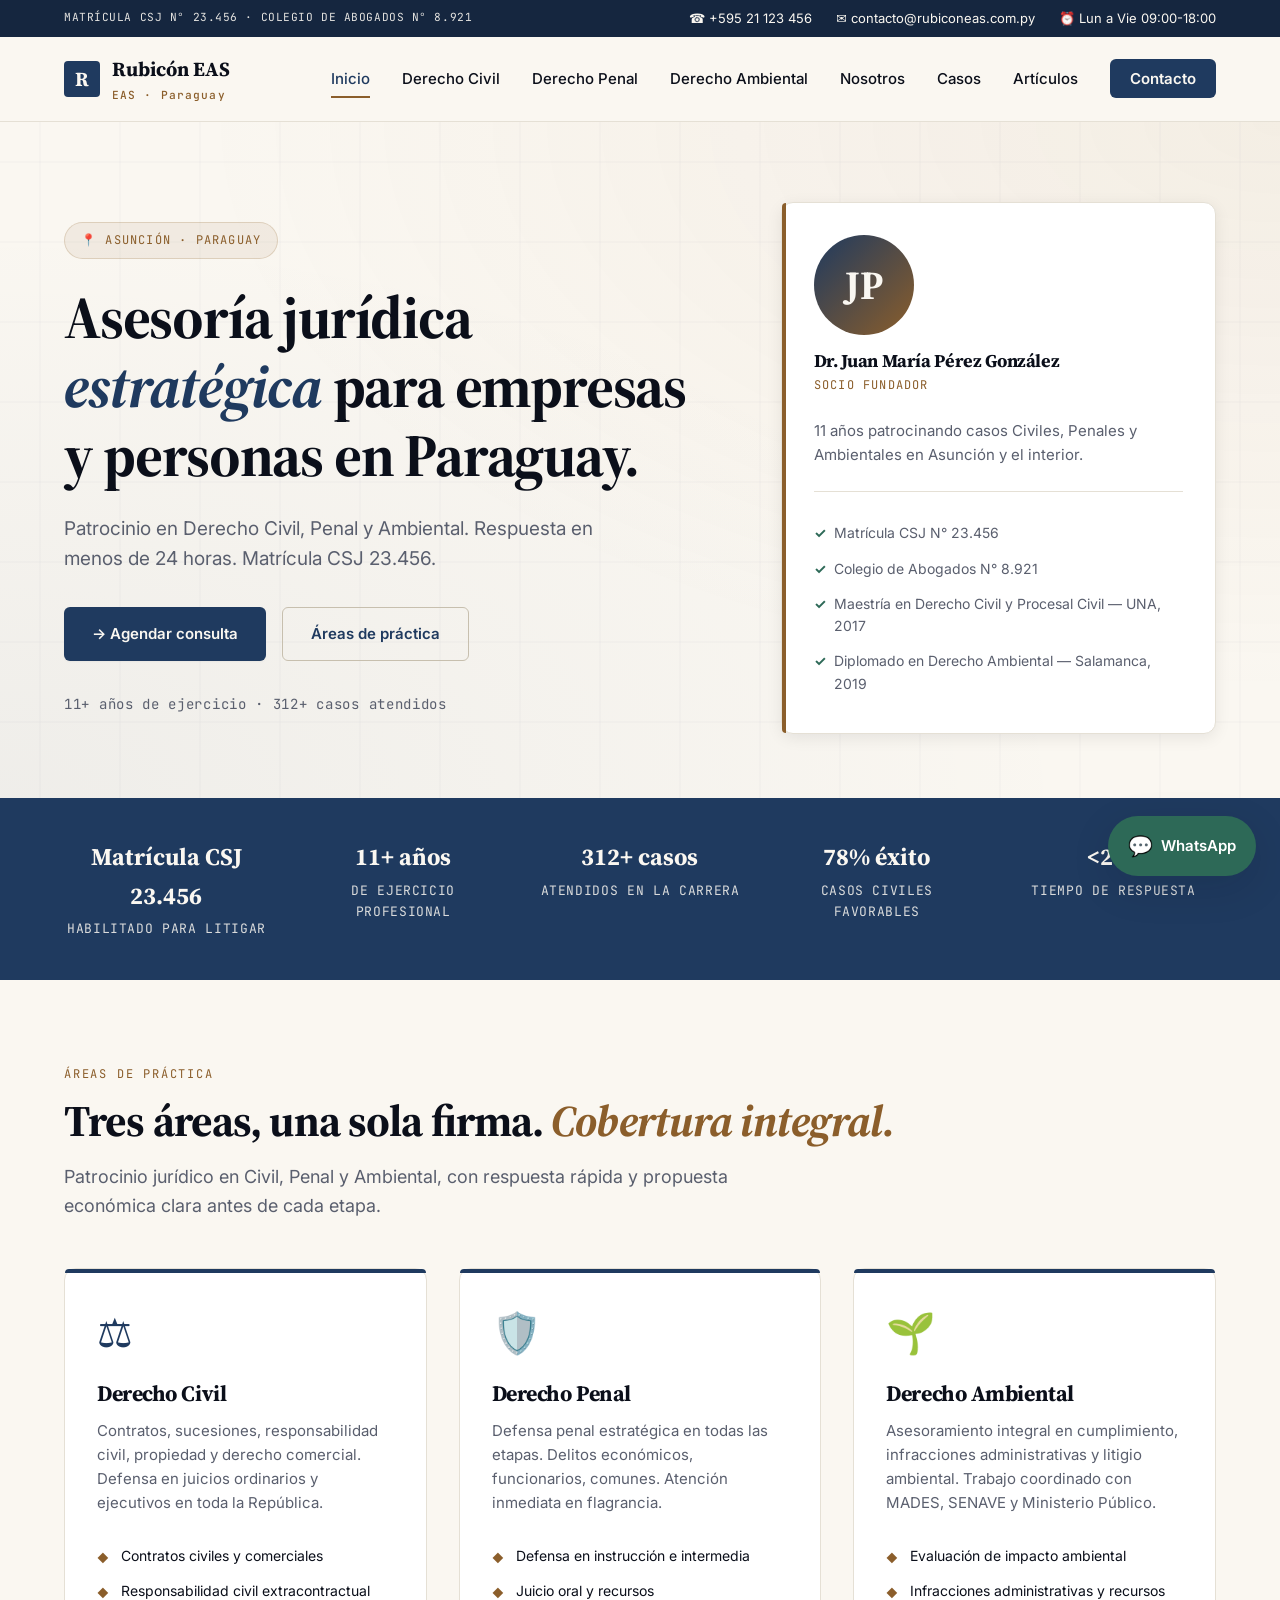
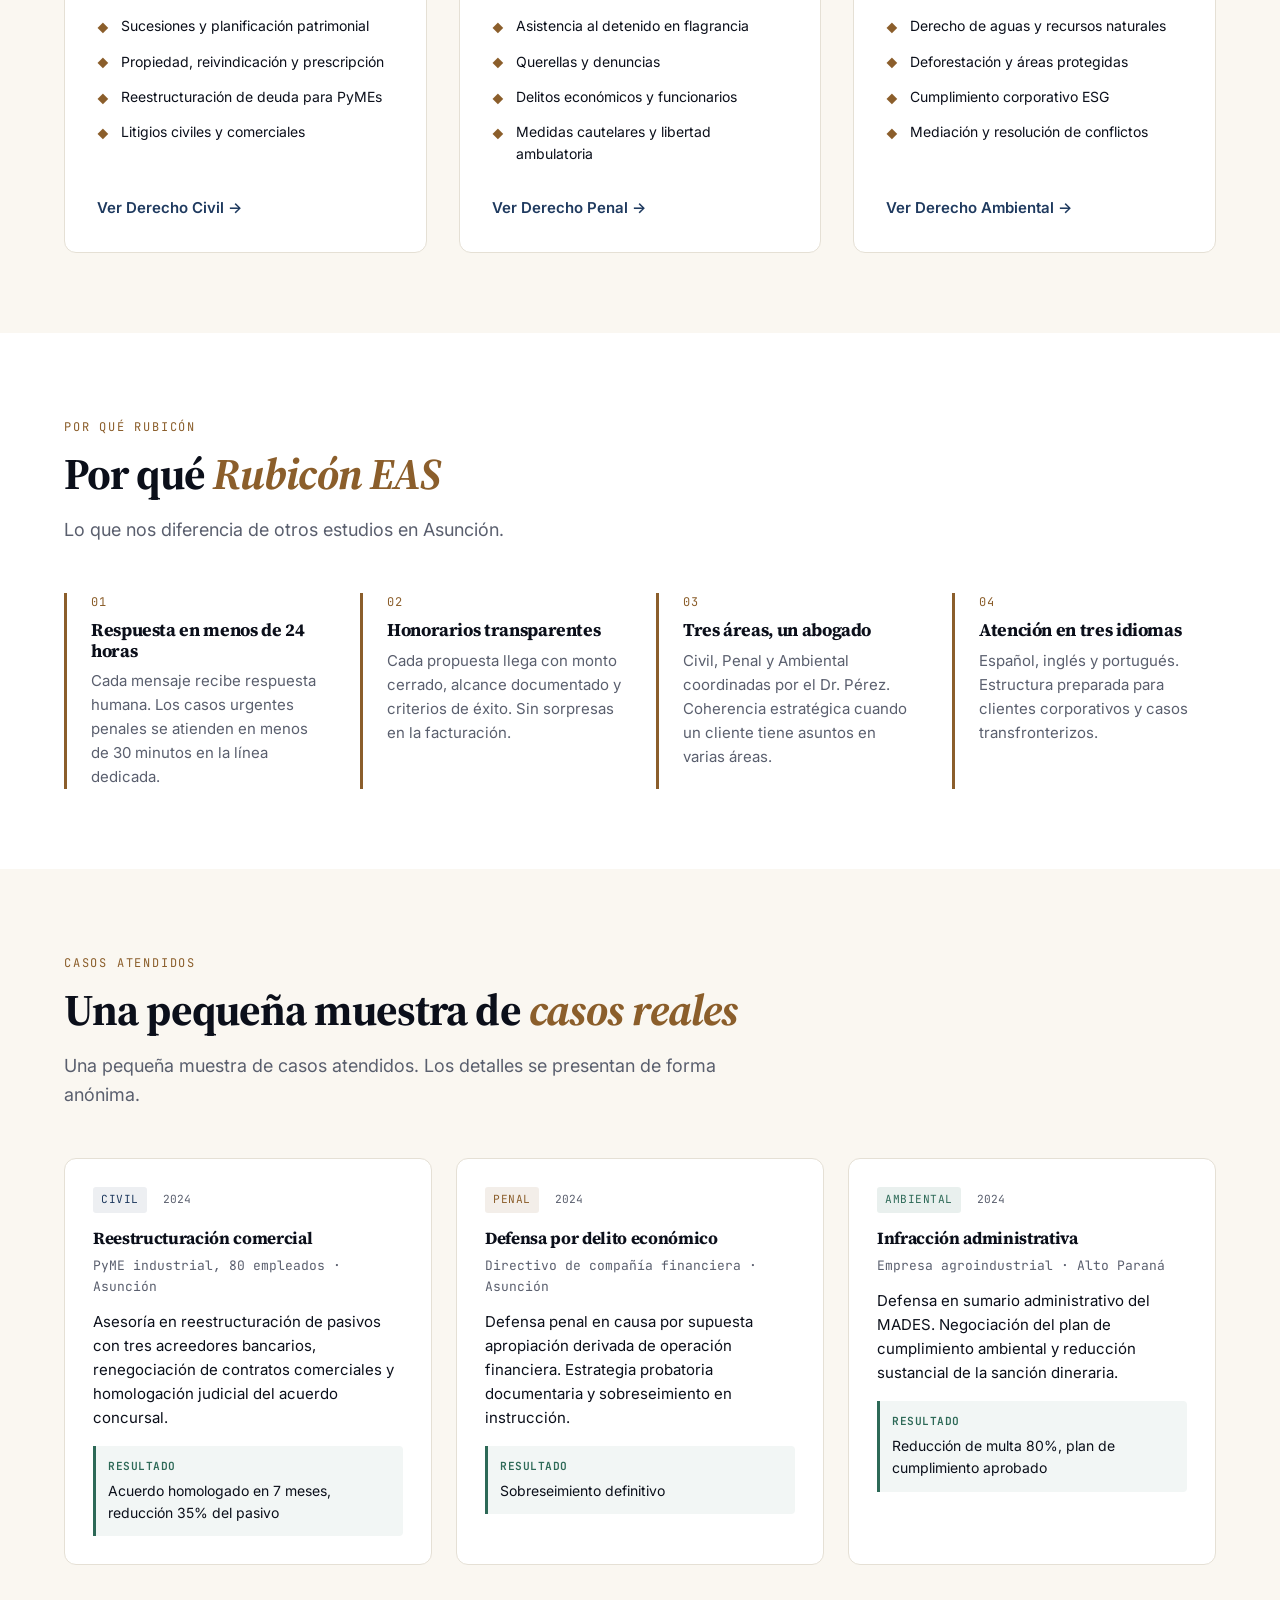
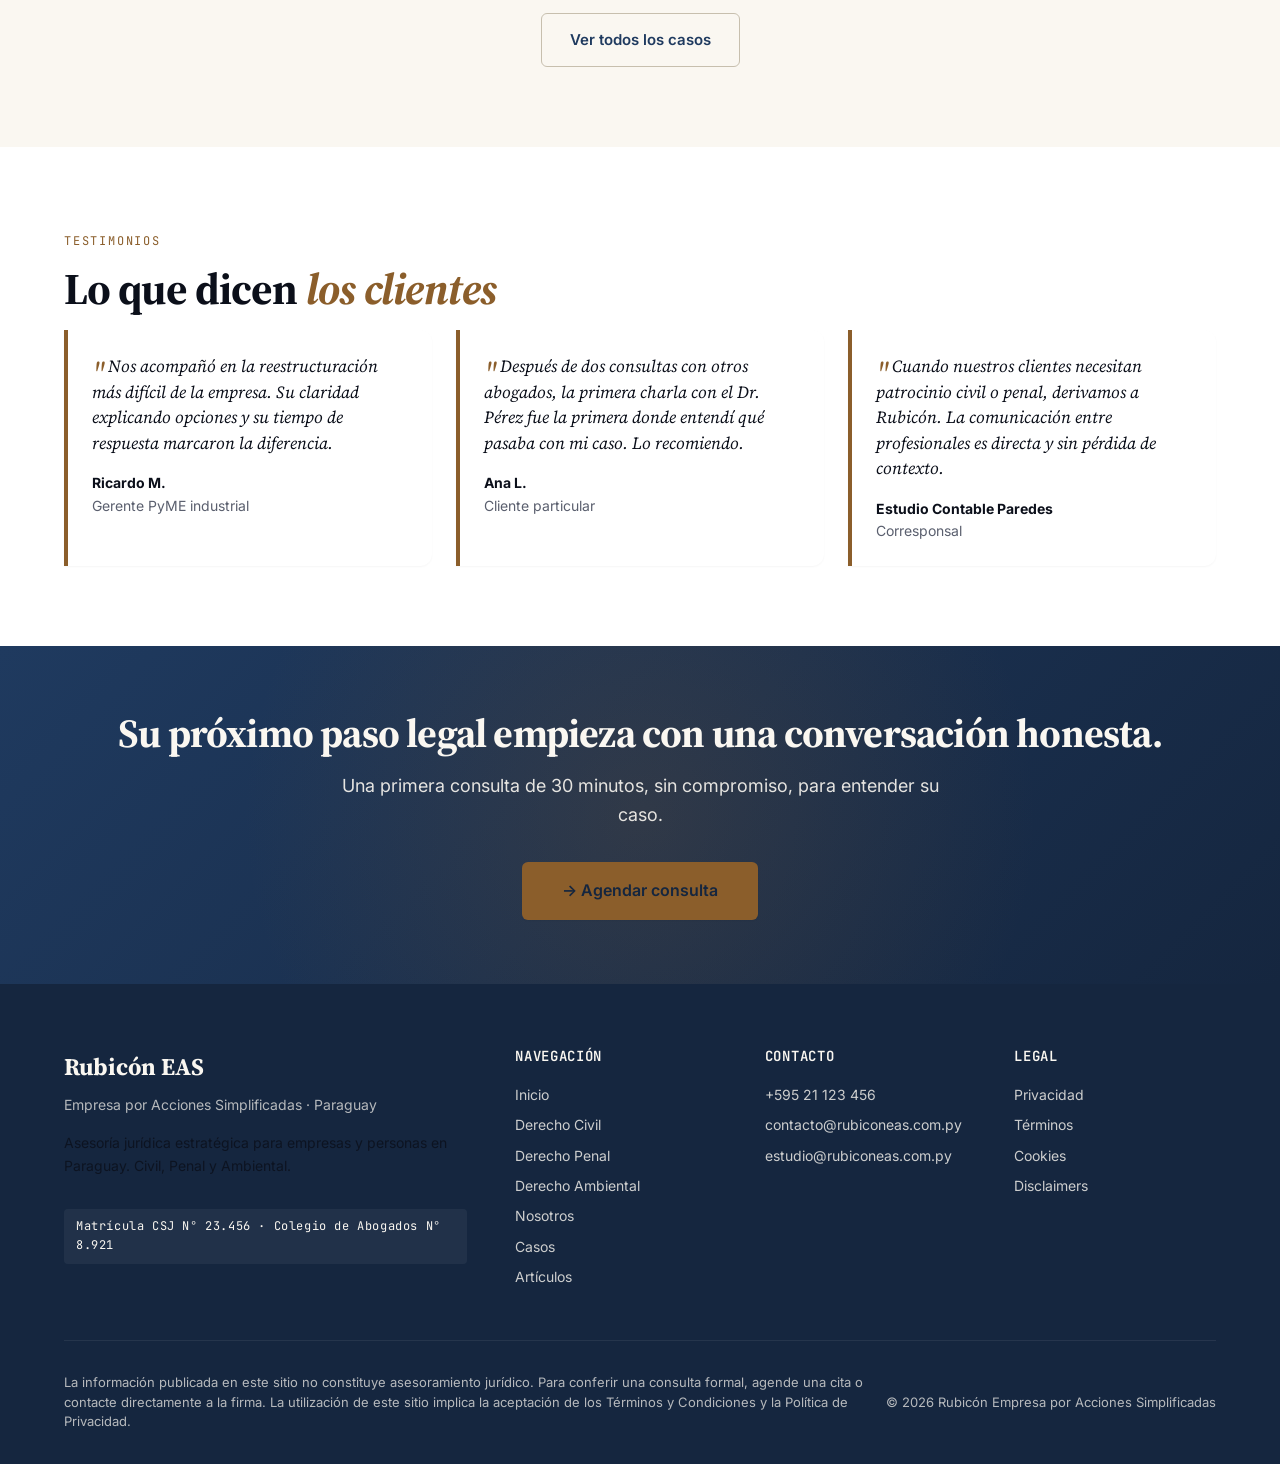
<file: sample/index.html>
<!DOCTYPE html>
<html lang="es">
<head>
  <meta charset="UTF-8">
  <meta name="viewport" content="width=device-width,initial-scale=1">
  <title>Rubicón EAS · Asesoría jurídica en Paraguay · Civil, Penal y Ambiental</title>
  <meta name="description" content="Rubicón EAS — Estudio jurídico en Asunción. Derecho Civil, Penal y Ambiental. Matrícula CSJ 23.456. Respuesta en menos de 24 horas.">
  <meta name="theme-color" content="#1F3A5F">
  <meta property="og:title" content="Rubicón EAS · Asesoría jurídica en Paraguay">
  <meta property="og:description" content="Estudio jurídico en Asunción. Civil, Penal y Ambiental. Matrícula CSJ 23.456.">
  <meta property="og:type" content="website">
  <meta property="og:locale" content="es_PY">
  <link rel="preconnect" href="https://fonts.googleapis.com">
  <link rel="preconnect" href="https://fonts.gstatic.com" crossorigin>
  <link href="https://fonts.googleapis.com/css2?family=Inter:wght@400;500;600;700&family=Source+Serif+4:ital,wght@0,400;0,600;0,700;1,400&family=JetBrains+Mono:wght@400;500&display=swap" rel="stylesheet">
  <link rel="stylesheet" href="assets/styles.css">
  <script type="application/ld+json">
  {
    "@context": "https://schema.org",
    "@type": "LegalService",
    "name": "Rubicón EAS",
    "alternateName": "Rubicón Empresa por Acciones Simplificadas",
    "url": "https://rubiconeas.com.py",
    "telephone": "+595-21-123-456",
    "email": "contacto@rubiconeas.com.py",
    "address": {
      "@type": "PostalAddress",
      "streetAddress": "Av. Mariscal López 1234, Piso 8 Of. 803",
      "addressLocality": "Asunción",
      "addressCountry": "PY"
    },
    "areaServed": ["Asunción", "Central", "Alto Paraná", "Itapúa"],
    "priceRange": "$$",
    "founder": {
      "@type": "Person",
      "name": "Dr. Juan María Pérez González",
      "jobTitle": "Socio Fundador",
      "alumniOf": "Universidad Nacional de Asunción"
    },
    "knowsAbout": ["Derecho Civil", "Derecho Penal", "Derecho Ambiental"]
  }
  </script>
</head>
<body>
  <div class="topbar">
    <div class="container">
      <span class="badge">Matrícula CSJ N° 23.456 · Colegio de Abogados N° 8.921</span>
      <span class="contact-pill">
        <a class="pill" href="tel:+59521123456">☎ +595 21 123 456</a>
        <a class="pill" href="mailto:contacto@rubiconeas.com.py">✉ contacto@rubiconeas.com.py</a>
        <span class="pill">⏰ Lun a Vie 09:00-18:00</span>
      </span>
    </div>
  </div>
  <header class="nav">
    <div class="nav-inner">
      <a href="index.html" class="logo">
        <span class="logo-mark">R</span>
        <span>
          <div>Rubicón EAS</div>
          <div class="eas">EAS · Paraguay</div>
        </span>
      </a>
      <button class="nav-toggle" aria-label="Menú">
        <span></span><span></span><span></span>
      </button>
      <nav>
        <ul>
          <li><a href="index.html" class="active">Inicio</a></li>
          <li><a href="derecho-civil.html">Derecho Civil</a></li>
          <li><a href="derecho-penal.html">Derecho Penal</a></li>
          <li><a href="derecho-ambiental.html">Derecho Ambiental</a></li>
          <li><a href="nosotros.html">Nosotros</a></li>
          <li><a href="casos.html">Casos</a></li>
          <li><a href="blog.html">Artículos</a></li>
          <li><a href="contacto.html" class="nav-cta">Contacto</a></li>
        </ul>
      </nav>
    </div>
  </header>

  <section class="hero">
    <div class="container">
      <div class="hero-grid">
        <div>
          <span class="hero-badge">📍 Asunción · Paraguay</span>
          <h1>Asesoría jurídica <span class="accent">estratégica</span> para empresas y personas en Paraguay.</h1>
          <p class="hero-sub">Patrocinio en Derecho Civil, Penal y Ambiental. Respuesta en menos de 24 horas. Matrícula CSJ 23.456.</p>
          <div class="hero-cta">
            <a href="contacto.html" class="btn btn-primary">→ Agendar consulta</a>
            <a href="#areas" class="btn btn-secondary">Áreas de práctica</a>
          </div>
          <div class="hero-trust">11+ años de ejercicio · 312+ casos atendidos</div>
        </div>
        <div class="hero-card">
          <div class="avatar">JP</div>
          <h3>Dr. Juan María Pérez González</h3>
          <div class="role">Socio fundador</div>
          <p style="font-size: 0.9375rem; color: var(--color-muted); margin-bottom: 1rem;">
            11 años patrocinando casos Civiles, Penales y Ambientales en Asunción y el interior.
          </p>
          <ul class="credentials">
            <li>Matrícula CSJ N° 23.456</li>
            <li>Colegio de Abogados N° 8.921</li>
            <li>Maestría en Derecho Civil y Procesal Civil — UNA, 2017</li>
            <li>Diplomado en Derecho Ambiental — Salamanca, 2019</li>
          </ul>
        </div>
      </div>
    </div>
  </section>

  <section class="trust-strip">
    <div class="container">
      <div><div class="ts-value">Matrícula CSJ 23.456</div><div class="ts-label">Habilitado para litigar</div></div>
      <div><div class="ts-value">11+ años</div><div class="ts-label">De ejercicio profesional</div></div>
      <div><div class="ts-value">312+ casos</div><div class="ts-label">Atendidos en la carrera</div></div>
      <div><div class="ts-value">78% éxito</div><div class="ts-label">Casos Civiles favorables</div></div>
      <div><div class="ts-value">&lt;24h</div><div class="ts-label">Tiempo de respuesta</div></div>
    </div>
  </section>

  <section id="areas">
    <div class="container">
      <span class="eyebrow">Áreas de práctica</span>
      <h2>Tres áreas, una sola firma. <span class="accent">Cobertura integral.</span></h2>
      <p class="section-lead">Patrocinio jurídico en Civil, Penal y Ambiental, con respuesta rápida y propuesta económica clara antes de cada etapa.</p>
      <div class="areas-grid">
        <a href="derecho-civil.html" class="area-card icon-card">
          <span class="icon">⚖️</span>
          <h3>Derecho Civil</h3>
          <p class="lead">Contratos, sucesiones, responsabilidad civil, propiedad y derecho comercial. Defensa en juicios ordinarios y ejecutivos en toda la República.</p>
          <ul>
            <li>Contratos civiles y comerciales</li>
            <li>Responsabilidad civil extracontractual</li>
            <li>Sucesiones y planificación patrimonial</li>
            <li>Propiedad, reivindicación y prescripción</li>
            <li>Reestructuración de deuda para PyMEs</li>
            <li>Litigios civiles y comerciales</li>
          </ul>
          <span class="link">Ver Derecho Civil</span>
        </a>
        <a href="derecho-penal.html" class="area-card icon-card">
          <span class="icon">🛡️</span>
          <h3>Derecho Penal</h3>
          <p class="lead">Defensa penal estratégica en todas las etapas. Delitos económicos, funcionarios, comunes. Atención inmediata en flagrancia.</p>
          <ul>
            <li>Defensa en instrucción e intermedia</li>
            <li>Juicio oral y recursos</li>
            <li>Asistencia al detenido en flagrancia</li>
            <li>Querellas y denuncias</li>
            <li>Delitos económicos y funcionarios</li>
            <li>Medidas cautelares y libertad ambulatoria</li>
          </ul>
          <span class="link">Ver Derecho Penal</span>
        </a>
        <a href="derecho-ambiental.html" class="area-card icon-card">
          <span class="icon">🌱</span>
          <h3>Derecho Ambiental</h3>
          <p class="lead">Asesoramiento integral en cumplimiento, infracciones administrativas y litigio ambiental. Trabajo coordinado con MADES, SENAVE y Ministerio Público.</p>
          <ul>
            <li>Evaluación de impacto ambiental</li>
            <li>Infracciones administrativas y recursos</li>
            <li>Derecho de aguas y recursos naturales</li>
            <li>Deforestación y áreas protegidas</li>
            <li>Cumplimiento corporativo ESG</li>
            <li>Mediación y resolución de conflictos</li>
          </ul>
          <span class="link">Ver Derecho Ambiental</span>
        </a>
      </div>
    </div>
  </section>

  <section style="background: var(--color-surface);">
    <div class="container">
      <span class="eyebrow">Por qué Rubicón</span>
      <h2>Por qué <span class="accent">Rubicón EAS</span></h2>
      <p class="section-lead">Lo que nos diferencia de otros estudios en Asunción.</p>
      <div class="why-grid">
        <div class="why-item">
          <div class="n">01</div>
          <h4>Respuesta en menos de 24 horas</h4>
          <p>Cada mensaje recibe respuesta humana. Los casos urgentes penales se atienden en menos de 30 minutos en la línea dedicada.</p>
        </div>
        <div class="why-item">
          <div class="n">02</div>
          <h4>Honorarios transparentes</h4>
          <p>Cada propuesta llega con monto cerrado, alcance documentado y criterios de éxito. Sin sorpresas en la facturación.</p>
        </div>
        <div class="why-item">
          <div class="n">03</div>
          <h4>Tres áreas, un abogado</h4>
          <p>Civil, Penal y Ambiental coordinadas por el Dr. Pérez. Coherencia estratégica cuando un cliente tiene asuntos en varias áreas.</p>
        </div>
        <div class="why-item">
          <div class="n">04</div>
          <h4>Atención en tres idiomas</h4>
          <p>Español, inglés y portugués. Estructura preparada para clientes corporativos y casos transfronterizos.</p>
        </div>
      </div>
    </div>
  </section>

  <section>
    <div class="container">
      <span class="eyebrow">Casos atendidos</span>
      <h2>Una pequeña muestra de <span class="accent">casos reales</span></h2>
      <p class="section-lead">Una pequeña muestra de casos atendidos. Los detalles se presentan de forma anónima.</p>
      <div class="cases-grid">
        <div class="case-card">
          <div class="tags"><span class="tag area-civil">Civil</span><span class="mono" style="font-size: 0.7rem; color: var(--color-muted); padding: 0.25rem 0.5rem;">2024</span></div>
          <h4>Reestructuración comercial</h4>
          <div class="meta">PyME industrial, 80 empleados · Asunción</div>
          <p class="summary">Asesoría en reestructuración de pasivos con tres acreedores bancarios, renegociación de contratos comerciales y homologación judicial del acuerdo concursal.</p>
          <div class="outcome">
            <div class="outcome-label">Resultado</div>
            Acuerdo homologado en 7 meses, reducción 35% del pasivo
          </div>
        </div>
        <div class="case-card">
          <div class="tags"><span class="tag area-penal">Penal</span><span class="mono" style="font-size: 0.7rem; color: var(--color-muted); padding: 0.25rem 0.5rem;">2024</span></div>
          <h4>Defensa por delito económico</h4>
          <div class="meta">Directivo de compañía financiera · Asunción</div>
          <p class="summary">Defensa penal en causa por supuesta apropiación derivada de operación financiera. Estrategia probatoria documentaria y sobreseimiento en instrucción.</p>
          <div class="outcome">
            <div class="outcome-label">Resultado</div>
            Sobreseimiento definitivo
          </div>
        </div>
        <div class="case-card">
          <div class="tags"><span class="tag area-ambiental">Ambiental</span><span class="mono" style="font-size: 0.7rem; color: var(--color-muted); padding: 0.25rem 0.5rem;">2024</span></div>
          <h4>Infracción administrativa</h4>
          <div class="meta">Empresa agroindustrial · Alto Paraná</div>
          <p class="summary">Defensa en sumario administrativo del MADES. Negociación del plan de cumplimiento ambiental y reducción sustancial de la sanción dineraria.</p>
          <div class="outcome">
            <div class="outcome-label">Resultado</div>
            Reducción de multa 80%, plan de cumplimiento aprobado
          </div>
        </div>
      </div>
      <div class="text-center mt-3">
        <a href="casos.html" class="btn btn-secondary">Ver todos los casos</a>
      </div>
    </div>
  </section>

  <section style="background: var(--color-surface);">
    <div class="container">
      <span class="eyebrow">Testimonios</span>
      <h2>Lo que dicen <span class="accent">los clientes</span></h2>
      <div class="testimonials-grid">
        <div class="testimonial">
          <blockquote>Nos acompañó en la reestructuración más difícil de la empresa. Su claridad explicando opciones y su tiempo de respuesta marcaron la diferencia.</blockquote>
          <div class="author"><strong>Ricardo M.</strong>Gerente PyME industrial</div>
        </div>
        <div class="testimonial">
          <blockquote>Después de dos consultas con otros abogados, la primera charla con el Dr. Pérez fue la primera donde entendí qué pasaba con mi caso. Lo recomiendo.</blockquote>
          <div class="author"><strong>Ana L.</strong>Cliente particular</div>
        </div>
        <div class="testimonial">
          <blockquote>Cuando nuestros clientes necesitan patrocinio civil o penal, derivamos a Rubicón. La comunicación entre profesionales es directa y sin pérdida de contexto.</blockquote>
          <div class="author"><strong>Estudio Contable Paredes</strong>Corresponsal</div>
        </div>
      </div>
    </div>
  </section>

  <section class="cta-banner">
    <div class="container">
      <h2>Su próximo paso legal empieza con una conversación honesta.</h2>
      <p>Una primera consulta de 30 minutos, sin compromiso, para entender su caso.</p>
      <a href="contacto.html" class="btn btn-primary">→ Agendar consulta</a>
    </div>
  </section>

  <footer>
    <div class="container">
      <div class="footer-grid">
        <div>
          <div class="footer-brand">Rubicón EAS</div>
          <div class="footer-sub">Empresa por Acciones Simplificadas · Paraguay</div>
          <p style="font-size: 0.875rem; opacity: 0.8; margin-bottom: 1rem;">
            Asesoría jurídica estratégica para empresas y personas en Paraguay. Civil, Penal y Ambiental.
          </p>
          <div class="footer-mat">Matrícula CSJ N° 23.456 · Colegio de Abogados N° 8.921</div>
        </div>
        <div>
          <h4>Navegación</h4>
          <ul>
            <li><a href="index.html">Inicio</a></li>
            <li><a href="derecho-civil.html">Derecho Civil</a></li>
            <li><a href="derecho-penal.html">Derecho Penal</a></li>
            <li><a href="derecho-ambiental.html">Derecho Ambiental</a></li>
            <li><a href="nosotros.html">Nosotros</a></li>
            <li><a href="casos.html">Casos</a></li>
            <li><a href="blog.html">Artículos</a></li>
          </ul>
        </div>
        <div>
          <h4>Contacto</h4>
          <ul>
            <li><a href="tel:+59521123456">+595 21 123 456</a></li>
            <li><a href="mailto:contacto@rubiconeas.com.py">contacto@rubiconeas.com.py</a></li>
            <li><a href="mailto:estudio@rubiconeas.com.py">estudio@rubiconeas.com.py</a></li>
          </ul>
        </div>
        <div>
          <h4>Legal</h4>
          <ul>
            <li><a href="#privacidad">Privacidad</a></li>
            <li><a href="#terminos">Términos</a></li>
            <li><a href="#cookies">Cookies</a></li>
            <li><a href="#disclaimers">Disclaimers</a></li>
          </ul>
        </div>
      </div>
      <div class="footer-bottom">
        <div class="disclaimer">La información publicada en este sitio no constituye asesoramiento jurídico. Para conferir una consulta formal, agende una cita o contacte directamente a la firma. La utilización de este sitio implica la aceptación de los Términos y Condiciones y la Política de Privacidad.</div>
        <div>© 2026 Rubicón Empresa por Acciones Simplificadas</div>
      </div>
    </div>
  </footer>
  <a href="https://wa.me/595981234567?text=Hola%20Rubic%C3%B3n%20EAS%2C%20me%20interesar%C3%ADa%20una%20consulta." class="fab-whatsapp" target="_blank" rel="noopener">
    <span class="icon">💬</span><span>WhatsApp</span>
  </a>
  <script src="assets/schema.js"></script>
  <script src="assets/main.js"></script>
</body>
</html>
</file>
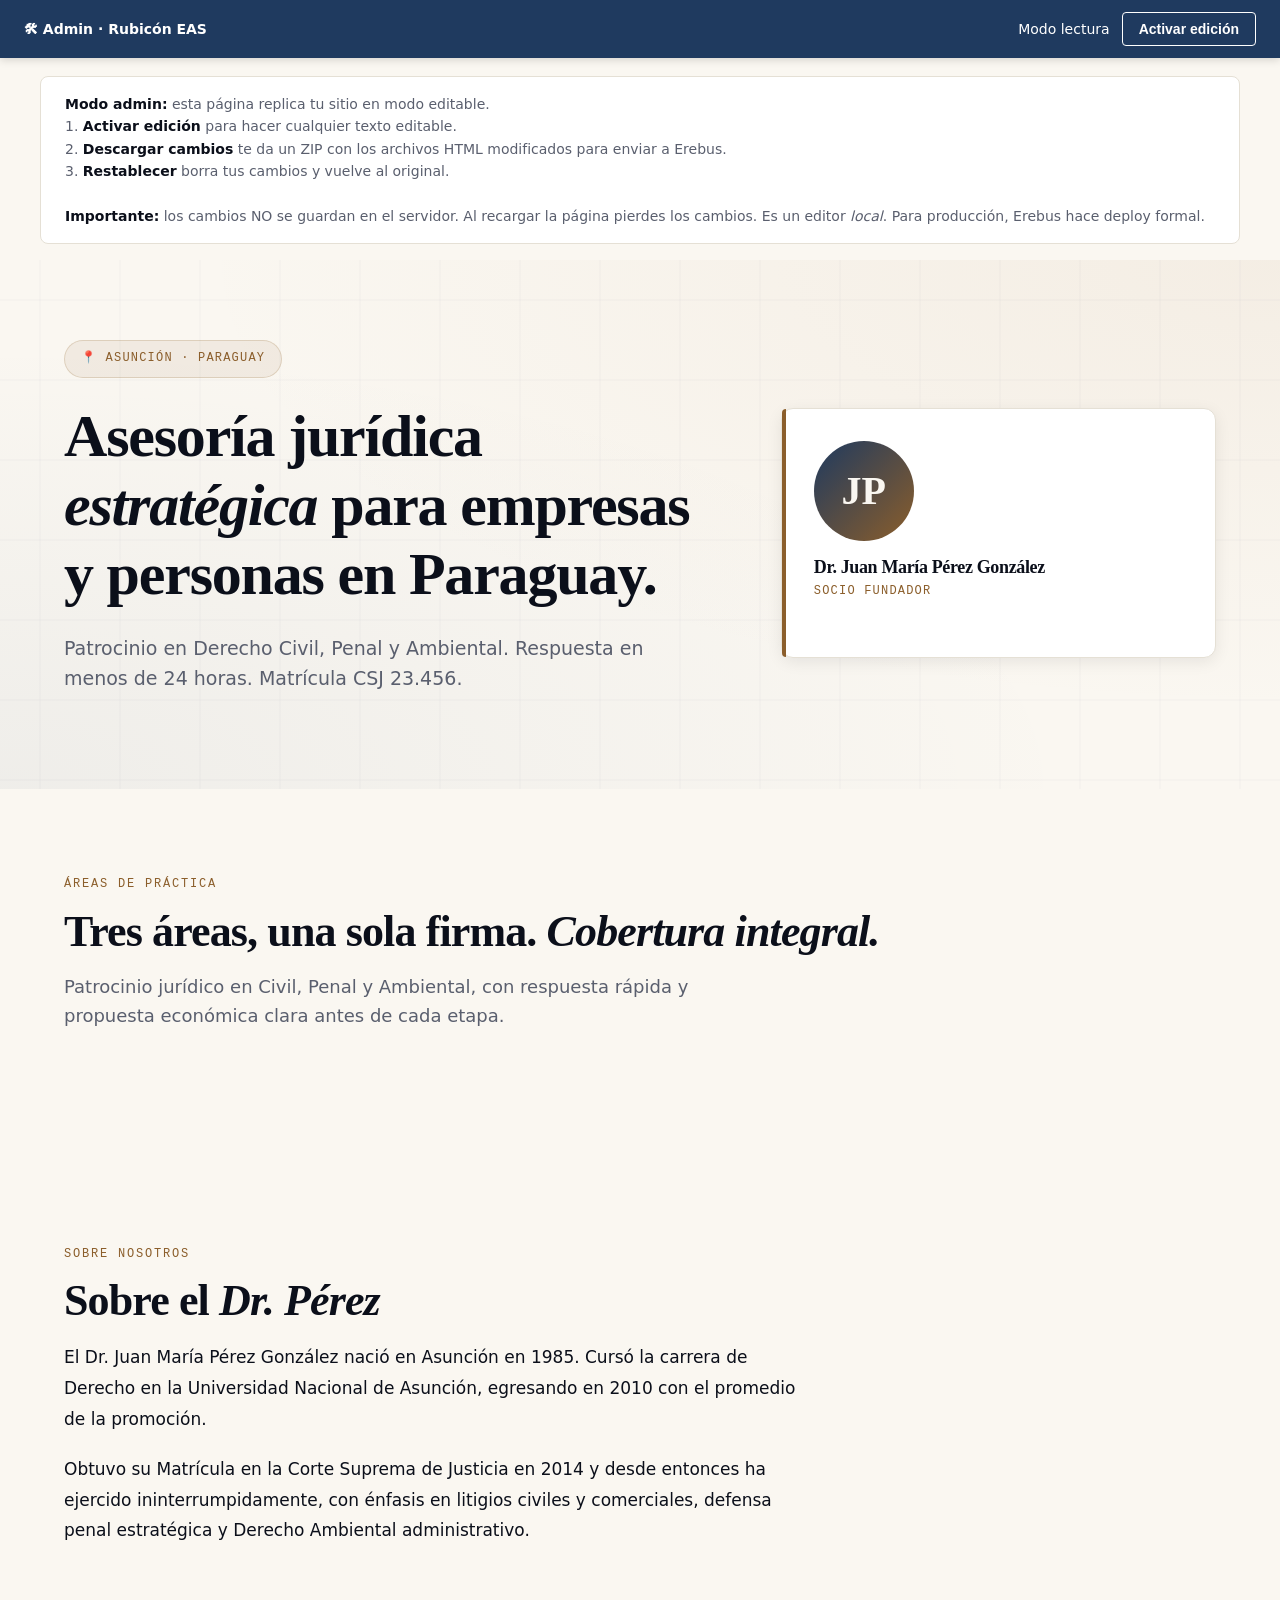
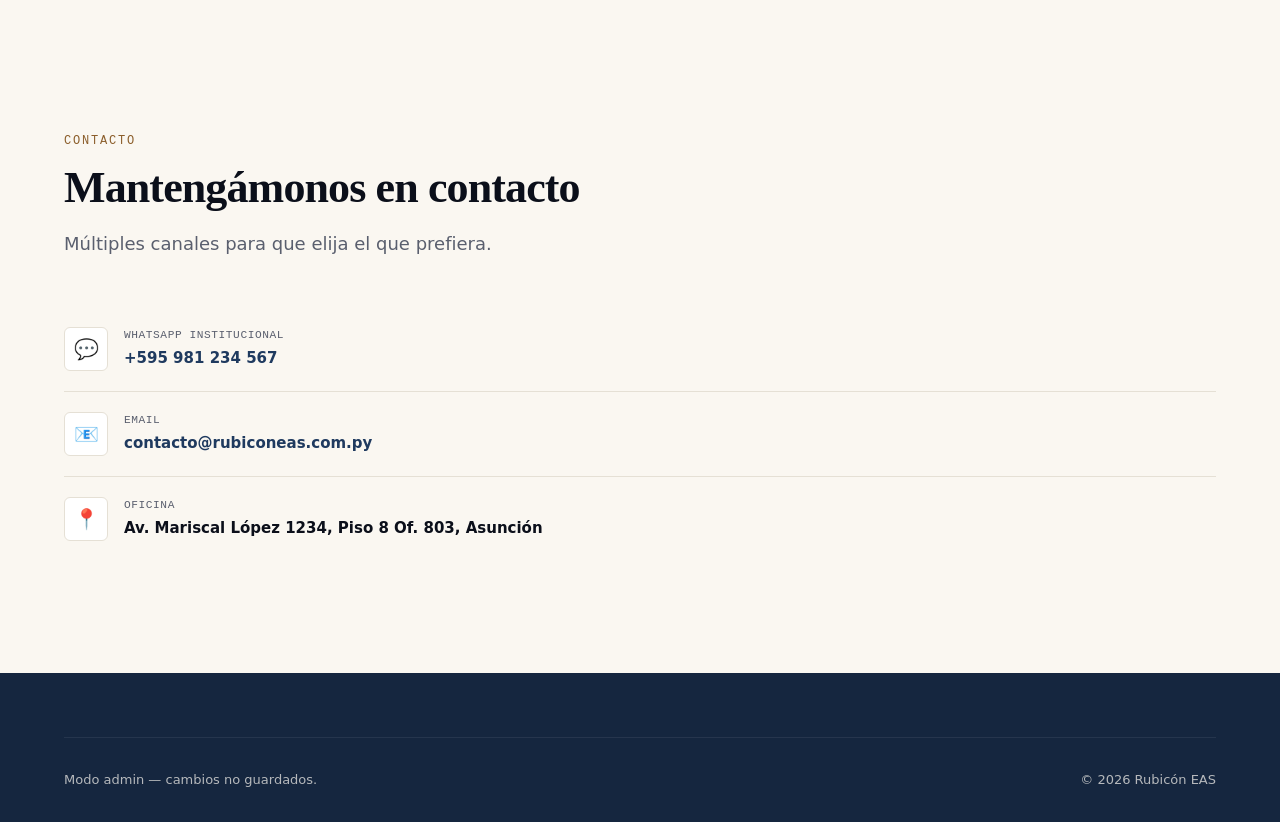
<file: sample/admin.html>
<!DOCTYPE html>
<html lang="es">
<head>
  <meta charset="UTF-8">
  <meta name="viewport" content="width=device-width,initial-scale=1">
  <title>Admin — Rubicón EAS</title>
  <meta name="robots" content="noindex, nofollow">
  <link rel="stylesheet" href="assets/styles.css">
  <style>
    .admin-bar {
      position: fixed;
      top: 0;
      left: 0;
      right: 0;
      background: var(--color-primary);
      color: white;
      padding: 0.75rem 1.5rem;
      z-index: 9999;
      display: flex;
      justify-content: space-between;
      align-items: center;
      font-family: var(--font-sans);
      font-size: 0.875rem;
      box-shadow: 0 2px 8px rgba(0,0,0,0.15);
    }
    .admin-bar .left { font-weight: 600; }
    .admin-bar .right { display: flex; gap: 0.75rem; align-items: center; }
    .admin-bar button {
      background: var(--color-accent);
      color: white;
      border: none;
      padding: 0.5rem 1rem;
      border-radius: 4px;
      font-weight: 600;
      cursor: pointer;
      font-size: 0.875rem;
    }
    .admin-bar button:hover { background: var(--color-accent-light); }
    .admin-bar button.secondary { background: transparent; border: 1px solid white; }
    main { padding-top: 60px; }
    [contenteditable="true"] {
      outline: 2px dashed var(--color-accent);
      outline-offset: 4px;
      background: rgba(139, 94, 43, 0.05);
      padding: 0.25rem;
      border-radius: 4px;
      min-height: 1em;
    }
    [contenteditable="true"]:focus {
      outline: 2px solid var(--color-accent);
      background: rgba(139, 94, 43, 0.1);
    }
    .admin-info {
      background: var(--color-surface);
      border: 1px solid var(--color-border);
      padding: 1rem 1.5rem;
      margin: 1rem auto;
      max-width: 1200px;
      border-radius: 8px;
      font-size: 0.875rem;
      color: var(--color-muted);
    }
    .admin-info strong { color: var(--color-text); }
    .admin-info code {
      background: rgba(0,0,0,0.05);
      padding: 0.1rem 0.4rem;
      border-radius: 3px;
      font-family: var(--font-mono);
      font-size: 0.8rem;
    }
    .toast {
      position: fixed;
      bottom: 20px;
      right: 20px;
      background: var(--color-primary);
      color: white;
      padding: 1rem 1.5rem;
      border-radius: 8px;
      z-index: 99999;
      box-shadow: 0 4px 16px rgba(0,0,0,0.2);
      animation: slideIn 0.3s ease-out;
    }
    @keyframes slideIn {
      from { transform: translateY(20px); opacity: 0; }
      to { transform: translateY(0); opacity: 1; }
    }
  </style>
</head>
<body>
  <div class="admin-bar">
    <div class="left">🛠 Admin · Rubicón EAS</div>
    <div class="right">
      <span id="status">Modo lectura</span>
      <button id="toggle-edit" class="secondary">Activar edición</button>
      <button id="download" style="display:none">Descargar cambios</button>
      <button id="reset" class="secondary" style="display:none">Restablecer</button>
    </div>
  </div>

  <main>
    <div class="admin-info">
      <strong>Modo admin:</strong> esta página replica tu sitio en modo editable.
      <br>1. <strong>Activar edición</strong> para hacer cualquier texto editable.
      <br>2. <strong>Descargar cambios</strong> te da un ZIP con los archivos HTML modificados para enviar a Erebus.
      <br>3. <strong>Restablecer</strong> borra tus cambios y vuelve al original.
      <br>
      <br>
      <strong>Importante:</strong> los cambios NO se guardan en el servidor. Al recargar la página pierdes los cambios. Es un editor <em>local</em>. Para producción, Erebus hace deploy formal.
    </div>

    <section class="hero">
      <div class="container">
        <div class="hero-grid">
          <div>
            <span class="hero-badge" data-edit="badge">📍 Asunción · Paraguay</span>
            <h1 data-edit="hero-title">Asesoría jurídica <em>estratégica</em> para empresas y personas en Paraguay.</h1>
            <p class="hero-sub" data-edit="hero-sub">Patrocinio en Derecho Civil, Penal y Ambiental. Respuesta en menos de 24 horas. Matrícula CSJ 23.456.</p>
          </div>
          <div class="hero-card">
            <div class="avatar">JP</div>
            <h3 data-edit="card-name">Dr. Juan María Pérez González</h3>
            <div class="role" data-edit="card-role">Socio fundador</div>
          </div>
        </div>
      </div>
    </section>

    <section>
      <div class="container">
        <span class="eyebrow" data-edit="areas-eyebrow">Áreas de práctica</span>
        <h2 data-edit="areas-title">Tres áreas, una sola firma. <em>Cobertura integral.</em></h2>
        <p class="section-lead" data-edit="areas-lead">Patrocinio jurídico en Civil, Penal y Ambiental, con respuesta rápida y propuesta económica clara antes de cada etapa.</p>
      </div>
    </section>

    <section class="surface">
      <div class="container">
        <span class="eyebrow">Sobre nosotros</span>
        <h2>Sobre el <em>Dr. Pérez</em></h2>
        <div class="about-bio">
          <p data-edit="bio-1">El Dr. Juan María Pérez González nació en Asunción en 1985. Cursó la carrera de Derecho en la Universidad Nacional de Asunción, egresando en 2010 con el promedio de la promoción.</p>
          <p data-edit="bio-2">Obtuvo su Matrícula en la Corte Suprema de Justicia en 2014 y desde entonces ha ejercido ininterrumpidamente, con énfasis en litigios civiles y comerciales, defensa penal estratégica y Derecho Ambiental administrativo.</p>
        </div>
      </div>
    </section>

    <section>
      <div class="container">
        <span class="eyebrow">Contacto</span>
        <h2>Mantengámonos en contacto</h2>
        <p class="section-lead" data-edit="contact-lead">Múltiples canales para que elija el que prefiera.</p>
        <div class="contact-channels">
          <div class="channel">
            <div class="icon">💬</div>
            <div>
              <div class="label">WhatsApp institucional</div>
              <div class="value"><a data-edit="phone" href="https://wa.me/595981234567">+595 981 234 567</a></div>
            </div>
          </div>
          <div class="channel">
            <div class="icon">📧</div>
            <div>
              <div class="label">Email</div>
              <div class="value"><a data-edit="email" href="mailto:contacto@rubiconeas.com.py">contacto@rubiconeas.com.py</a></div>
            </div>
          </div>
          <div class="channel">
            <div class="icon">📍</div>
            <div>
              <div class="label">Oficina</div>
              <div class="value" data-edit="address">Av. Mariscal López 1234, Piso 8 Of. 803, Asunción</div>
            </div>
          </div>
        </div>
      </div>
    </section>

    <footer>
      <div class="container">
        <div class="footer-bottom">
          <div class="disclaimer">Modo admin — cambios no guardados.</div>
          <div>© 2026 Rubicón EAS</div>
        </div>
      </div>
    </footer>
  </main>

  <script>
  (function() {
    var editMode = false;
    var original = {};
    var toggle = document.getElementById('toggle-edit');
    var download = document.getElementById('download');
    var reset = document.getElementById('reset');
    var status = document.getElementById('status');

    function capture() {
      original = {};
      document.querySelectorAll('[data-edit]').forEach(function(el) {
        original[el.getAttribute('data-edit')] = el.innerHTML;
      });
    }

    function applyEdit() {
      document.querySelectorAll('[data-edit]').forEach(function(el) {
        el.contentEditable = editMode ? 'true' : 'false';
      });
    }

    function showToast(msg) {
      var t = document.createElement('div');
      t.className = 'toast';
      t.textContent = msg;
      document.body.appendChild(t);
      setTimeout(function() { t.style.opacity = '0'; }, 3000);
      setTimeout(function() { t.remove(); }, 3500);
    }

    function exportChanges() {
      var changes = [];
      document.querySelectorAll('[data-edit]').forEach(function(el) {
        var key = el.getAttribute('data-edit');
        var orig = original[key];
        var curr = el.innerHTML;
        if (orig !== curr) {
          changes.push({
            field: key,
            original: orig,
            changed: curr,
            text: el.textContent.trim()
          });
        }
      });
      var md = '# Cambios SEO / Admin\n\n' +
                'Cliente: ' + new Date().toISOString() + '\n\n' +
                changes.map(function(c) {
                  return '## ' + c.field + '\n\n' +
                         '**Original:**\n' + c.original + '\n\n' +
                         '**Cambio a:**\n' + c.changed + '\n\n' +
                         '**Texto plano:** ' + c.text + '\n';
                }).join('\n---\n\n');
      var blob = new Blob([md], { type: 'text/markdown' });
      var url = URL.createObjectURL(blob);
      var a = document.createElement('a');
      a.href = url;
      a.download = 'rubiconeas-cambios-' + new Date().toISOString().slice(0,10) + '.md';
      a.click();
      URL.revokeObjectURL(url);
      showToast('Descargado ' + changes.length + ' cambios');
    }

    function resetAll() {
      if (!confirm('¿Restablecer todos los cambios?')) return;
      document.querySelectorAll('[data-edit]').forEach(function(el) {
        var key = el.getAttribute('data-edit');
        if (original[key]) el.innerHTML = original[key];
      });
      showToast('Cambios restablecidos');
    }

    toggle.addEventListener('click', function() {
      if (!editMode) capture();
      editMode = !editMode;
      applyEdit();
      status.textContent = editMode ? 'Edición activa' : 'Modo lectura';
      toggle.textContent = editMode ? 'Desactivar edición' : 'Activar edición';
      download.style.display = editMode ? 'inline' : 'none';
      reset.style.display = editMode ? 'inline' : 'none';
    });
    download.addEventListener('click', exportChanges);
    reset.addEventListener('click', resetAll);
  })();
  </script>
  <script src="assets/schema.js"></script>
</body>
</html>
</file>
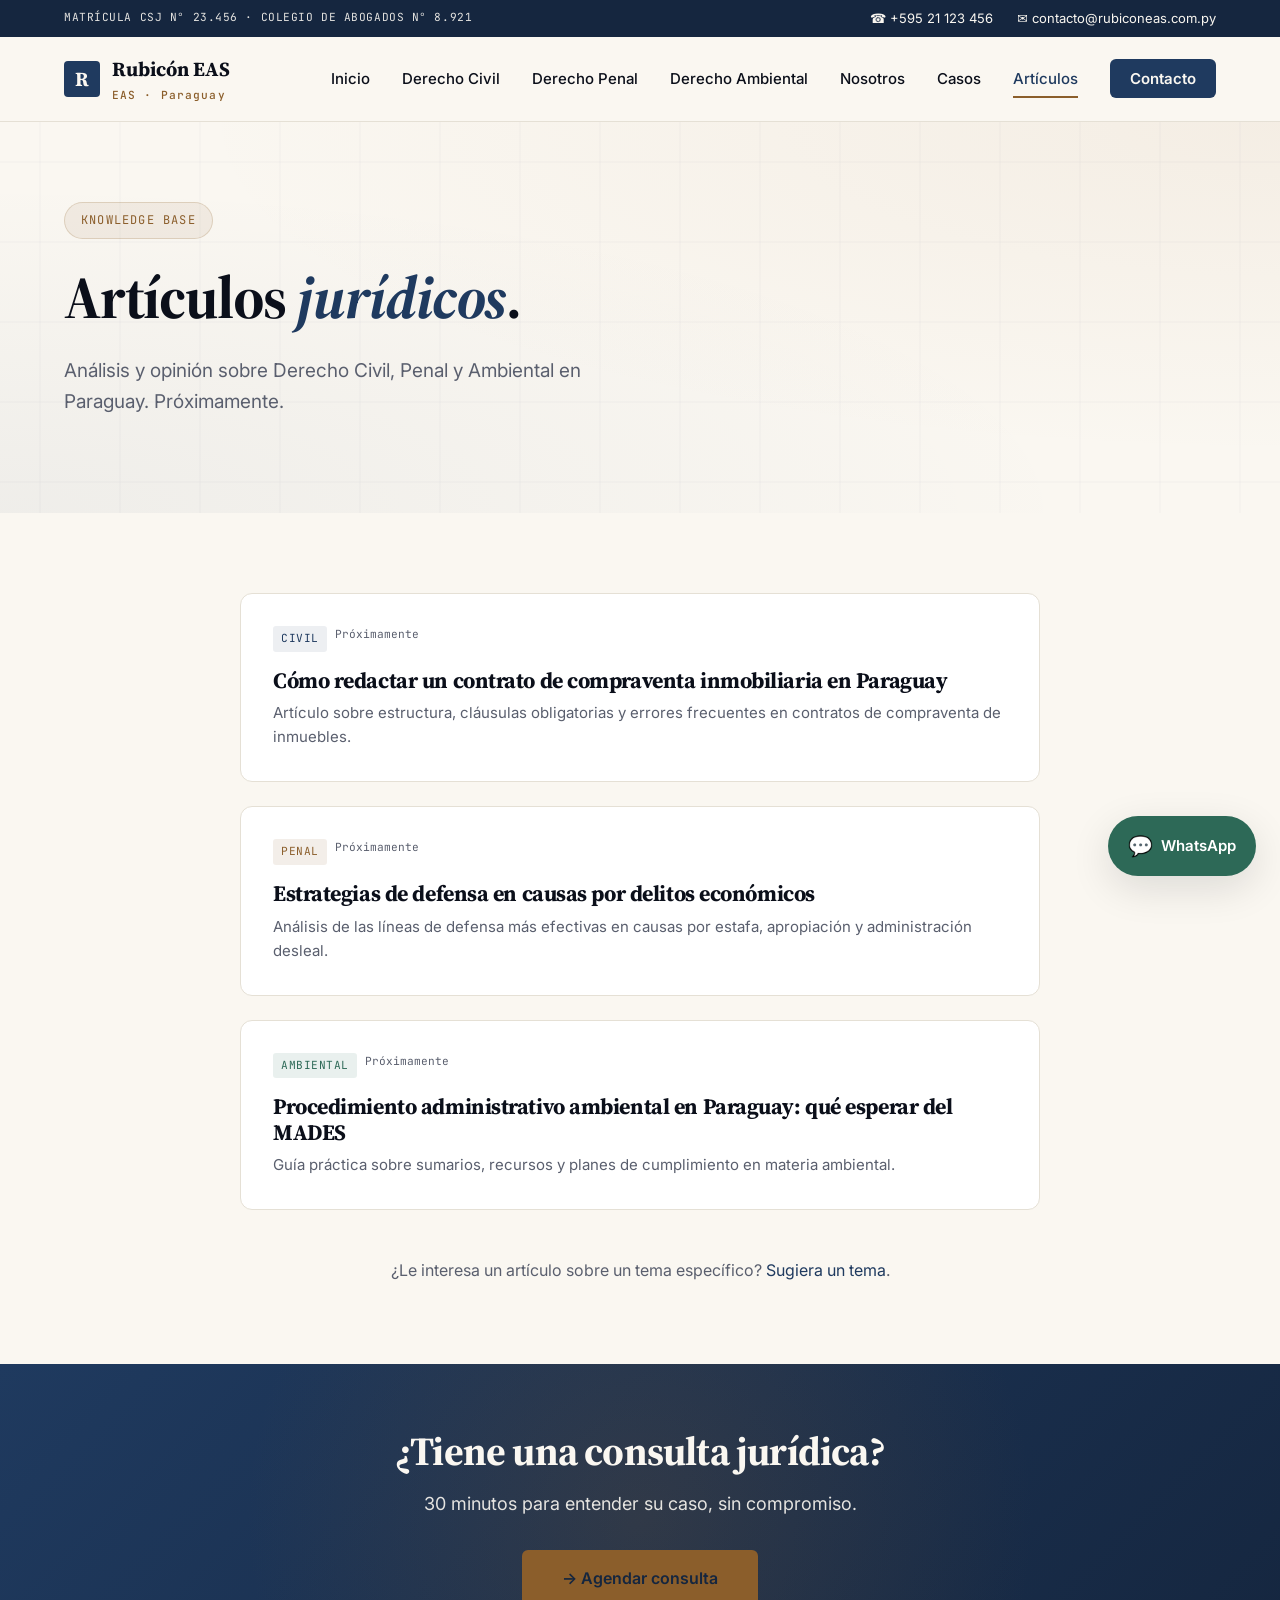
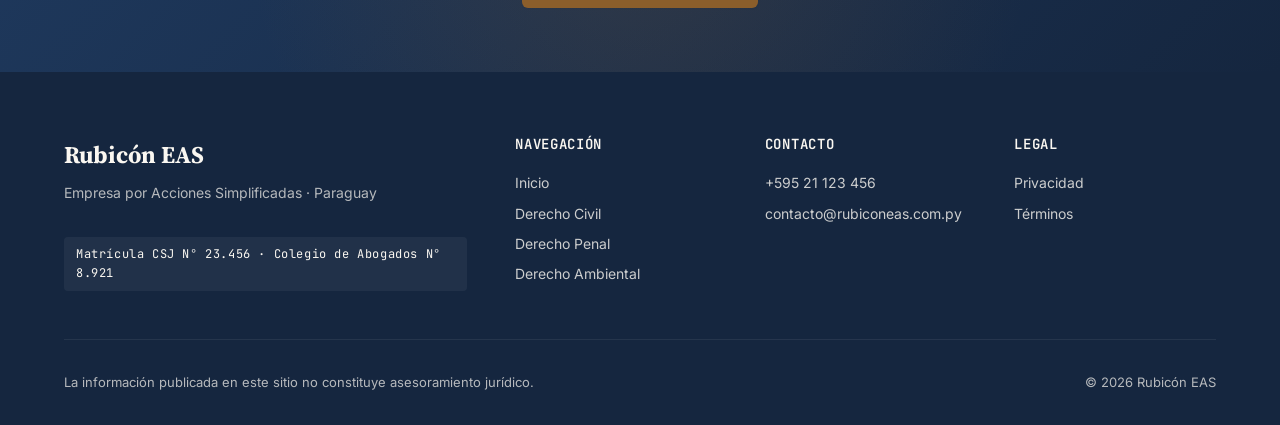
<file: sample/blog.html>
<!DOCTYPE html>
<html lang="es">
<head>
  <meta charset="UTF-8">
  <meta name="viewport" content="width=device-width,initial-scale=1">
  <title>Artículos · Rubicón EAS</title>
  <meta name="description" content="Artículos jurídicos sobre Derecho Civil, Penal y Ambiental en Paraguay. Análisis y opinión profesional.">
  <meta name="theme-color" content="#1F3A5F">
  <link rel="preconnect" href="https://fonts.googleapis.com">
  <link rel="preconnect" href="https://fonts.gstatic.com" crossorigin>
  <link href="https://fonts.googleapis.com/css2?family=Inter:wght@400;500;600;700&family=Source+Serif+4:ital,wght@0,400;0,600;0,700;1,400&family=JetBrains+Mono:wght@400;500&display=swap" rel="stylesheet">
  <link rel="stylesheet" href="assets/styles.css">
</head>
<body>
  <div class="topbar">
    <div class="container">
      <span class="badge">Matrícula CSJ N° 23.456 · Colegio de Abogados N° 8.921</span>
      <span class="contact-pill">
        <a class="pill" href="tel:+59521123456">☎ +595 21 123 456</a>
        <a class="pill" href="mailto:contacto@rubiconeas.com.py">✉ contacto@rubiconeas.com.py</a>
      </span>
    </div>
  </div>
  <header class="nav">
    <div class="nav-inner">
      <a href="index.html" class="logo">
        <span class="logo-mark">R</span>
        <span>
          <div>Rubicón EAS</div>
          <div class="eas">EAS · Paraguay</div>
        </span>
      </a>
      <button class="nav-toggle" aria-label="Menú"><span></span><span></span><span></span></button>
      <nav>
        <ul>
          <li><a href="index.html">Inicio</a></li>
          <li><a href="derecho-civil.html">Derecho Civil</a></li>
          <li><a href="derecho-penal.html">Derecho Penal</a></li>
          <li><a href="derecho-ambiental.html">Derecho Ambiental</a></li>
          <li><a href="nosotros.html">Nosotros</a></li>
          <li><a href="casos.html">Casos</a></li>
          <li><a href="blog.html" class="active">Artículos</a></li>
          <li><a href="contacto.html" class="nav-cta">Contacto</a></li>
        </ul>
      </nav>
    </div>
  </header>

  <section class="hero">
    <div class="container">
      <span class="hero-badge">Knowledge base</span>
      <h1>Artículos <span class="accent">jurídicos</span>.</h1>
      <p class="hero-sub">Análisis y opinión sobre Derecho Civil, Penal y Ambiental en Paraguay. Próximamente.</p>
    </div>
  </section>

  <section>
    <div class="container">
      <div style="display: grid; gap: 1.5rem; max-width: 800px; margin: 0 auto;">
        <article style="background: var(--color-surface); border: 1px solid var(--color-border); border-radius: var(--radius-lg); padding: 2rem;">
          <div style="display: flex; gap: 0.5rem; margin-bottom: 1rem; flex-wrap: wrap;">
            <span class="tag area-civil" style="font-family: var(--font-mono); font-size: 0.7rem; letter-spacing: 0.05em; text-transform: uppercase; padding: 0.25rem 0.5rem; border-radius: 3px; background: rgba(31, 58, 95, 0.08); color: var(--color-primary);">Civil</span>
            <span class="mono" style="font-size: 0.7rem; color: var(--color-muted);">Próximamente</span>
          </div>
          <h3 style="margin-bottom: 0.5rem;">Cómo redactar un contrato de compraventa inmobiliaria en Paraguay</h3>
          <p style="color: var(--color-muted); font-size: 0.9375rem;">Artículo sobre estructura, cláusulas obligatorias y errores frecuentes en contratos de compraventa de inmuebles.</p>
        </article>
        <article style="background: var(--color-surface); border: 1px solid var(--color-border); border-radius: var(--radius-lg); padding: 2rem;">
          <div style="display: flex; gap: 0.5rem; margin-bottom: 1rem; flex-wrap: wrap;">
            <span class="tag area-penal" style="font-family: var(--font-mono); font-size: 0.7rem; letter-spacing: 0.05em; text-transform: uppercase; padding: 0.25rem 0.5rem; border-radius: 3px; background: rgba(139, 94, 43, 0.1); color: var(--color-accent);">Penal</span>
            <span class="mono" style="font-size: 0.7rem; color: var(--color-muted);">Próximamente</span>
          </div>
          <h3 style="margin-bottom: 0.5rem;">Estrategias de defensa en causas por delitos económicos</h3>
          <p style="color: var(--color-muted); font-size: 0.9375rem;">Análisis de las líneas de defensa más efectivas en causas por estafa, apropiación y administración desleal.</p>
        </article>
        <article style="background: var(--color-surface); border: 1px solid var(--color-border); border-radius: var(--radius-lg); padding: 2rem;">
          <div style="display: flex; gap: 0.5rem; margin-bottom: 1rem; flex-wrap: wrap;">
            <span class="tag area-ambiental" style="font-family: var(--font-mono); font-size: 0.7rem; letter-spacing: 0.05em; text-transform: uppercase; padding: 0.25rem 0.5rem; border-radius: 3px; background: rgba(45, 105, 87, 0.1); color: var(--color-success);">Ambiental</span>
            <span class="mono" style="font-size: 0.7rem; color: var(--color-muted);">Próximamente</span>
          </div>
          <h3 style="margin-bottom: 0.5rem;">Procedimiento administrativo ambiental en Paraguay: qué esperar del MADES</h3>
          <p style="color: var(--color-muted); font-size: 0.9375rem;">Guía práctica sobre sumarios, recursos y planes de cumplimiento en materia ambiental.</p>
        </article>
      </div>
      <div class="text-center mt-3">
        <p class="text-muted">¿Le interesa un artículo sobre un tema específico? <a href="contacto.html">Sugiera un tema</a>.</p>
      </div>
    </div>
  </section>

  <section class="cta-banner">
    <div class="container">
      <h2>¿Tiene una consulta jurídica?</h2>
      <p>30 minutos para entender su caso, sin compromiso.</p>
      <a href="contacto.html" class="btn btn-primary">→ Agendar consulta</a>
    </div>
  </section>

  <footer>
    <div class="container">
      <div class="footer-grid">
        <div>
          <div class="footer-brand">Rubicón EAS</div>
          <div class="footer-sub">Empresa por Acciones Simplificadas · Paraguay</div>
          <div class="footer-mat">Matrícula CSJ N° 23.456 · Colegio de Abogados N° 8.921</div>
        </div>
        <div>
          <h4>Navegación</h4>
          <ul>
            <li><a href="index.html">Inicio</a></li>
            <li><a href="derecho-civil.html">Derecho Civil</a></li>
            <li><a href="derecho-penal.html">Derecho Penal</a></li>
            <li><a href="derecho-ambiental.html">Derecho Ambiental</a></li>
          </ul>
        </div>
        <div>
          <h4>Contacto</h4>
          <ul>
            <li><a href="tel:+59521123456">+595 21 123 456</a></li>
            <li><a href="mailto:contacto@rubiconeas.com.py">contacto@rubiconeas.com.py</a></li>
          </ul>
        </div>
        <div>
          <h4>Legal</h4>
          <ul>
            <li><a href="#privacidad">Privacidad</a></li>
            <li><a href="#terminos">Términos</a></li>
          </ul>
        </div>
      </div>
      <div class="footer-bottom">
        <div class="disclaimer">La información publicada en este sitio no constituye asesoramiento jurídico.</div>
        <div>© 2026 Rubicón EAS</div>
      </div>
    </div>
  </footer>
  <a href="https://wa.me/595981234567?text=Hola%20Rubic%C3%B3n%20EAS%2C%20me%20interesar%C3%ADa%20una%20consulta." class="fab-whatsapp" target="_blank" rel="noopener">
    <span class="icon">💬</span><span>WhatsApp</span>
  </a>
  <script src="assets/schema.js"></script>
  <script src="assets/main.js"></script>
</body>
</html>
</file>
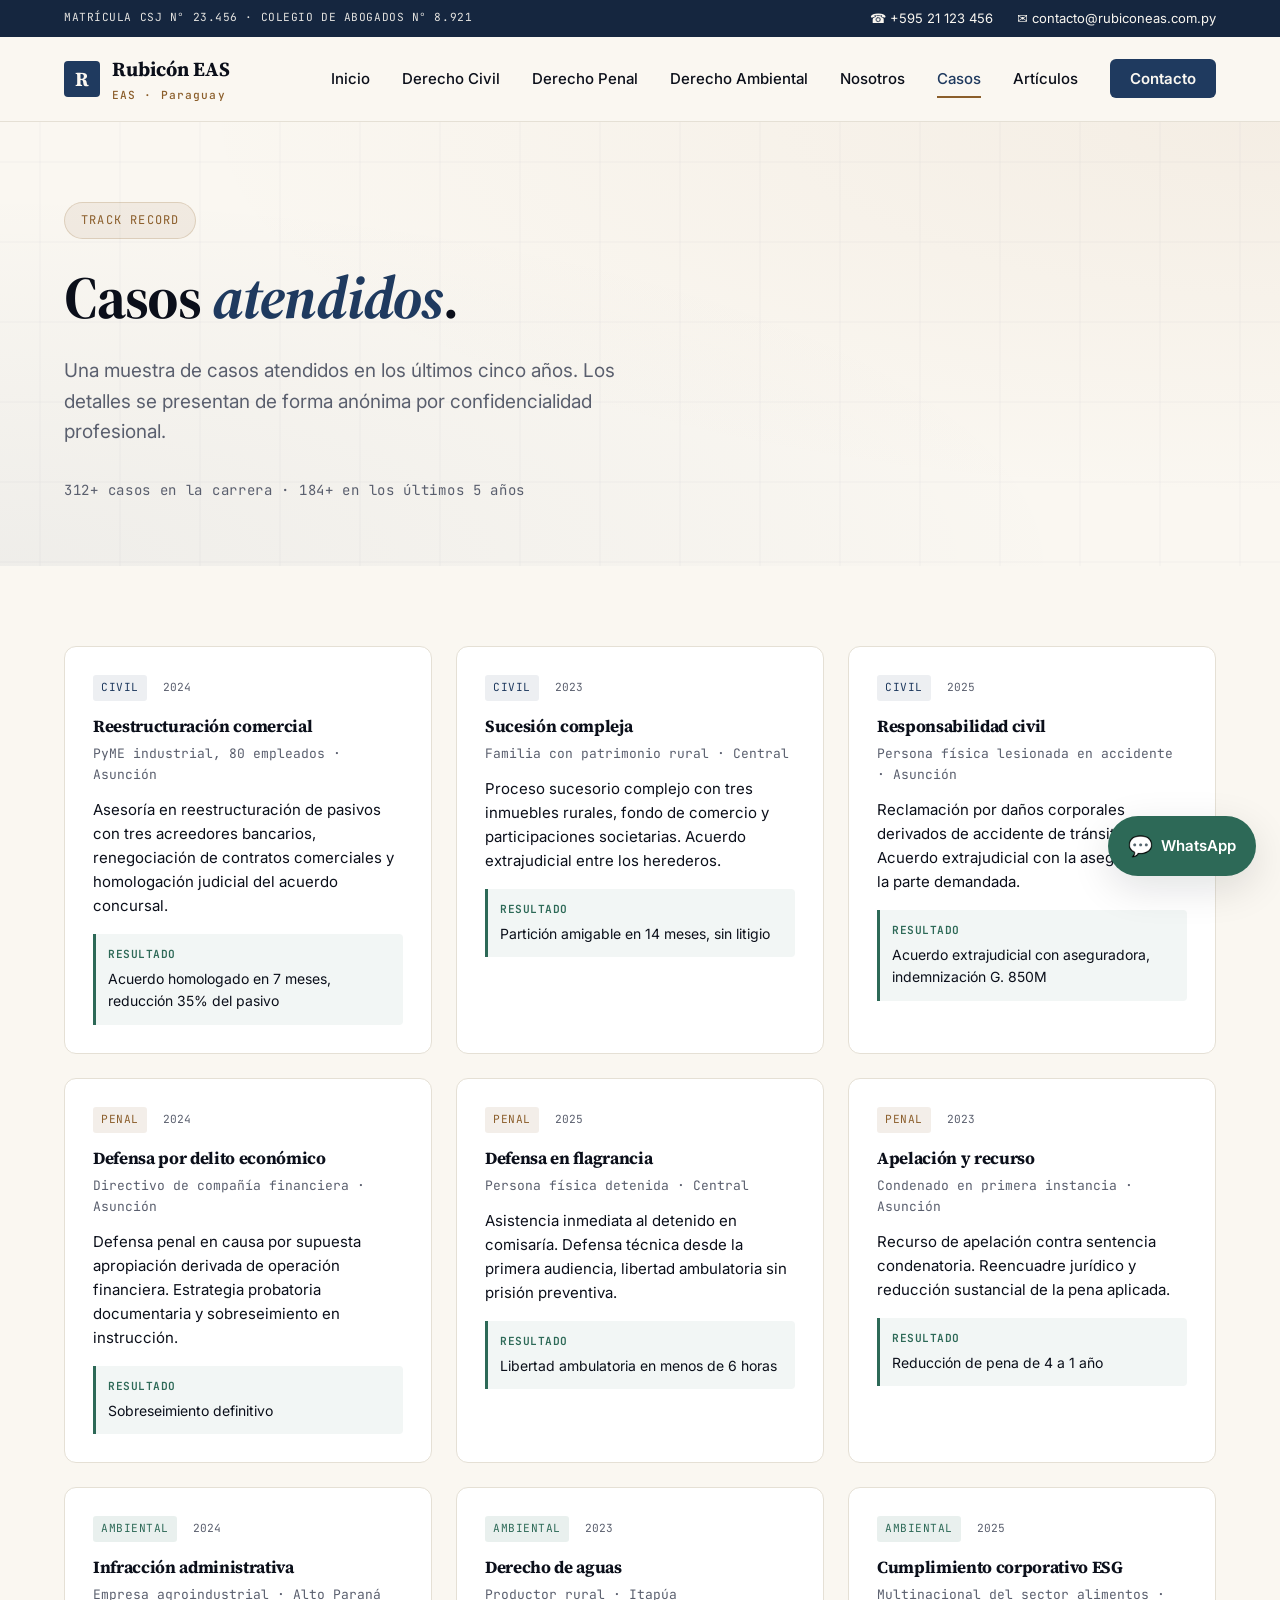
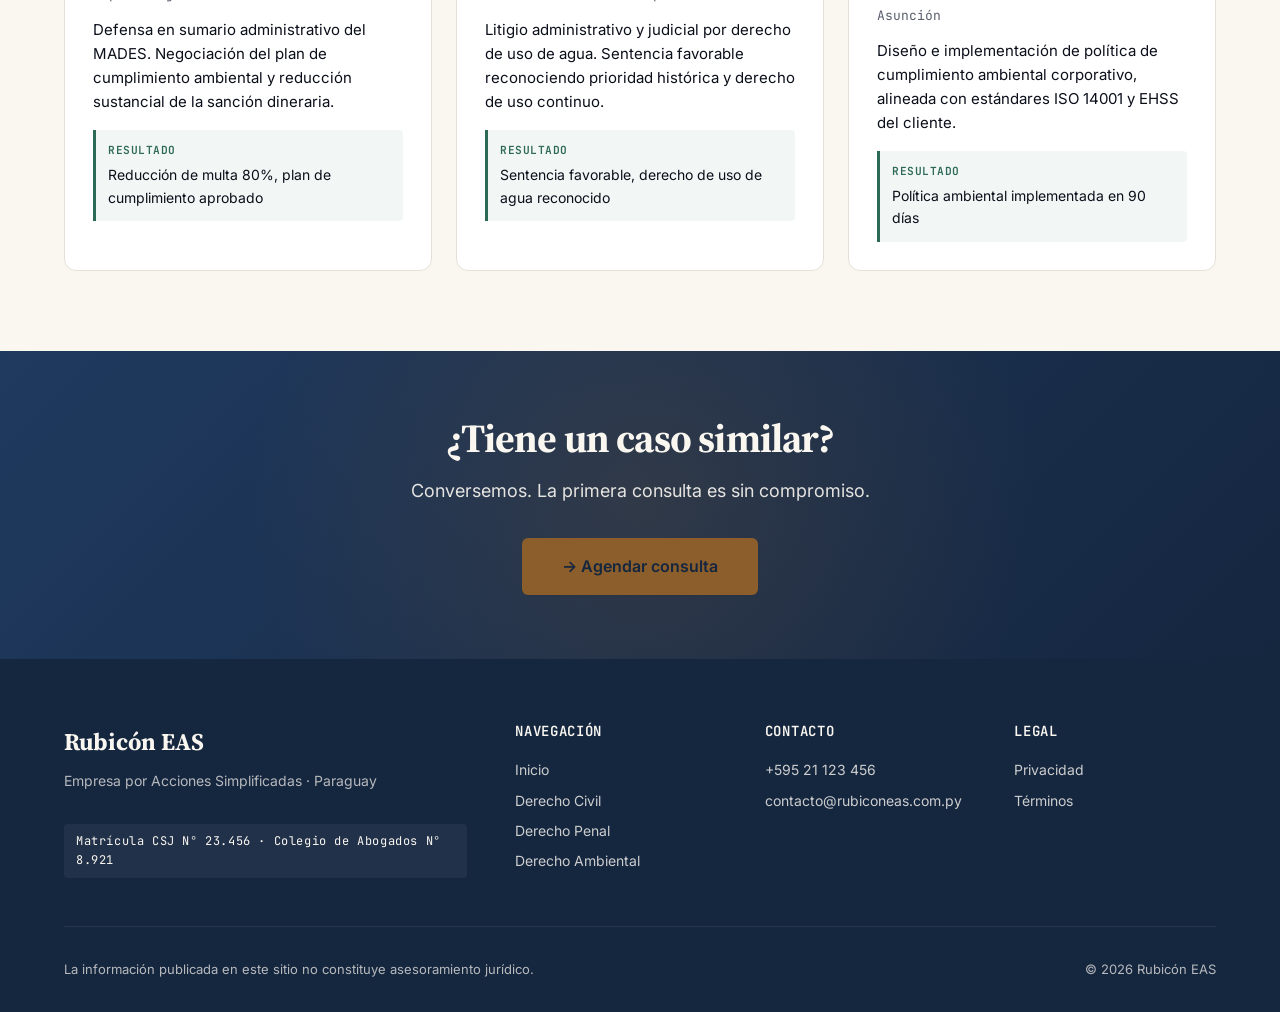
<file: sample/casos.html>
<!DOCTYPE html>
<html lang="es">
<head>
  <meta charset="UTF-8">
  <meta name="viewport" content="width=device-width,initial-scale=1">
  <title>Casos atendidos · Rubicón EAS</title>
  <meta name="description" content="Casos atendidos en Derecho Civil, Penal y Ambiental. Anonimizados por confidencialidad profesional, detallados para mostrar experiencia.">
  <meta name="theme-color" content="#1F3A5F">
  <link rel="preconnect" href="https://fonts.googleapis.com">
  <link rel="preconnect" href="https://fonts.gstatic.com" crossorigin>
  <link href="https://fonts.googleapis.com/css2?family=Inter:wght@400;500;600;700&family=Source+Serif+4:ital,wght@0,400;0,600;0,700;1,400&family=JetBrains+Mono:wght@400;500&display=swap" rel="stylesheet">
  <link rel="stylesheet" href="assets/styles.css">
</head>
<body>
  <div class="topbar">
    <div class="container">
      <span class="badge">Matrícula CSJ N° 23.456 · Colegio de Abogados N° 8.921</span>
      <span class="contact-pill">
        <a class="pill" href="tel:+59521123456">☎ +595 21 123 456</a>
        <a class="pill" href="mailto:contacto@rubiconeas.com.py">✉ contacto@rubiconeas.com.py</a>
      </span>
    </div>
  </div>
  <header class="nav">
    <div class="nav-inner">
      <a href="index.html" class="logo">
        <span class="logo-mark">R</span>
        <span>
          <div>Rubicón EAS</div>
          <div class="eas">EAS · Paraguay</div>
        </span>
      </a>
      <button class="nav-toggle" aria-label="Menú"><span></span><span></span><span></span></button>
      <nav>
        <ul>
          <li><a href="index.html">Inicio</a></li>
          <li><a href="derecho-civil.html">Derecho Civil</a></li>
          <li><a href="derecho-penal.html">Derecho Penal</a></li>
          <li><a href="derecho-ambiental.html">Derecho Ambiental</a></li>
          <li><a href="nosotros.html">Nosotros</a></li>
          <li><a href="casos.html" class="active">Casos</a></li>
          <li><a href="blog.html">Artículos</a></li>
          <li><a href="contacto.html" class="nav-cta">Contacto</a></li>
        </ul>
      </nav>
    </div>
  </header>

  <section class="hero">
    <div class="container">
      <span class="hero-badge">Track record</span>
      <h1>Casos <span class="accent">atendidos</span>.</h1>
      <p class="hero-sub">Una muestra de casos atendidos en los últimos cinco años. Los detalles se presentan de forma anónima por confidencialidad profesional.</p>
      <div class="hero-trust">312+ casos en la carrera · 184+ en los últimos 5 años</div>
    </div>
  </section>

  <section>
    <div class="container">
      <div class="cases-grid">
        <div class="case-card">
          <div class="tags"><span class="tag area-civil">Civil</span><span class="mono" style="font-size: 0.7rem; color: var(--color-muted); padding: 0.25rem 0.5rem;">2024</span></div>
          <h4>Reestructuración comercial</h4>
          <div class="meta">PyME industrial, 80 empleados · Asunción</div>
          <p class="summary">Asesoría en reestructuración de pasivos con tres acreedores bancarios, renegociación de contratos comerciales y homologación judicial del acuerdo concursal.</p>
          <div class="outcome"><div class="outcome-label">Resultado</div>Acuerdo homologado en 7 meses, reducción 35% del pasivo</div>
        </div>
        <div class="case-card">
          <div class="tags"><span class="tag area-civil">Civil</span><span class="mono" style="font-size: 0.7rem; color: var(--color-muted); padding: 0.25rem 0.5rem;">2023</span></div>
          <h4>Sucesión compleja</h4>
          <div class="meta">Familia con patrimonio rural · Central</div>
          <p class="summary">Proceso sucesorio complejo con tres inmuebles rurales, fondo de comercio y participaciones societarias. Acuerdo extrajudicial entre los herederos.</p>
          <div class="outcome"><div class="outcome-label">Resultado</div>Partición amigable en 14 meses, sin litigio</div>
        </div>
        <div class="case-card">
          <div class="tags"><span class="tag area-civil">Civil</span><span class="mono" style="font-size: 0.7rem; color: var(--color-muted); padding: 0.25rem 0.5rem;">2025</span></div>
          <h4>Responsabilidad civil</h4>
          <div class="meta">Persona física lesionada en accidente · Asunción</div>
          <p class="summary">Reclamación por daños corporales derivados de accidente de tránsito. Acuerdo extrajudicial con la aseguradora y la parte demandada.</p>
          <div class="outcome"><div class="outcome-label">Resultado</div>Acuerdo extrajudicial con aseguradora, indemnización G. 850M</div>
        </div>
        <div class="case-card">
          <div class="tags"><span class="tag area-penal">Penal</span><span class="mono" style="font-size: 0.7rem; color: var(--color-muted); padding: 0.25rem 0.5rem;">2024</span></div>
          <h4>Defensa por delito económico</h4>
          <div class="meta">Directivo de compañía financiera · Asunción</div>
          <p class="summary">Defensa penal en causa por supuesta apropiación derivada de operación financiera. Estrategia probatoria documentaria y sobreseimiento en instrucción.</p>
          <div class="outcome"><div class="outcome-label">Resultado</div>Sobreseimiento definitivo</div>
        </div>
        <div class="case-card">
          <div class="tags"><span class="tag area-penal">Penal</span><span class="mono" style="font-size: 0.7rem; color: var(--color-muted); padding: 0.25rem 0.5rem;">2025</span></div>
          <h4>Defensa en flagrancia</h4>
          <div class="meta">Persona física detenida · Central</div>
          <p class="summary">Asistencia inmediata al detenido en comisaría. Defensa técnica desde la primera audiencia, libertad ambulatoria sin prisión preventiva.</p>
          <div class="outcome"><div class="outcome-label">Resultado</div>Libertad ambulatoria en menos de 6 horas</div>
        </div>
        <div class="case-card">
          <div class="tags"><span class="tag area-penal">Penal</span><span class="mono" style="font-size: 0.7rem; color: var(--color-muted); padding: 0.25rem 0.5rem;">2023</span></div>
          <h4>Apelación y recurso</h4>
          <div class="meta">Condenado en primera instancia · Asunción</div>
          <p class="summary">Recurso de apelación contra sentencia condenatoria. Reencuadre jurídico y reducción sustancial de la pena aplicada.</p>
          <div class="outcome"><div class="outcome-label">Resultado</div>Reducción de pena de 4 a 1 año</div>
        </div>
        <div class="case-card">
          <div class="tags"><span class="tag area-ambiental">Ambiental</span><span class="mono" style="font-size: 0.7rem; color: var(--color-muted); padding: 0.25rem 0.5rem;">2024</span></div>
          <h4>Infracción administrativa</h4>
          <div class="meta">Empresa agroindustrial · Alto Paraná</div>
          <p class="summary">Defensa en sumario administrativo del MADES. Negociación del plan de cumplimiento ambiental y reducción sustancial de la sanción dineraria.</p>
          <div class="outcome"><div class="outcome-label">Resultado</div>Reducción de multa 80%, plan de cumplimiento aprobado</div>
        </div>
        <div class="case-card">
          <div class="tags"><span class="tag area-ambiental">Ambiental</span><span class="mono" style="font-size: 0.7rem; color: var(--color-muted); padding: 0.25rem 0.5rem;">2023</span></div>
          <h4>Derecho de aguas</h4>
          <div class="meta">Productor rural · Itapúa</div>
          <p class="summary">Litigio administrativo y judicial por derecho de uso de agua. Sentencia favorable reconociendo prioridad histórica y derecho de uso continuo.</p>
          <div class="outcome"><div class="outcome-label">Resultado</div>Sentencia favorable, derecho de uso de agua reconocido</div>
        </div>
        <div class="case-card">
          <div class="tags"><span class="tag area-ambiental">Ambiental</span><span class="mono" style="font-size: 0.7rem; color: var(--color-muted); padding: 0.25rem 0.5rem;">2025</span></div>
          <h4>Cumplimiento corporativo ESG</h4>
          <div class="meta">Multinacional del sector alimentos · Asunción</div>
          <p class="summary">Diseño e implementación de política de cumplimiento ambiental corporativo, alineada con estándares ISO 14001 y EHSS del cliente.</p>
          <div class="outcome"><div class="outcome-label">Resultado</div>Política ambiental implementada en 90 días</div>
        </div>
      </div>
    </div>
  </section>

  <section class="cta-banner">
    <div class="container">
      <h2>¿Tiene un caso similar?</h2>
      <p>Conversemos. La primera consulta es sin compromiso.</p>
      <a href="contacto.html" class="btn btn-primary">→ Agendar consulta</a>
    </div>
  </section>

  <footer>
    <div class="container">
      <div class="footer-grid">
        <div>
          <div class="footer-brand">Rubicón EAS</div>
          <div class="footer-sub">Empresa por Acciones Simplificadas · Paraguay</div>
          <div class="footer-mat">Matrícula CSJ N° 23.456 · Colegio de Abogados N° 8.921</div>
        </div>
        <div>
          <h4>Navegación</h4>
          <ul>
            <li><a href="index.html">Inicio</a></li>
            <li><a href="derecho-civil.html">Derecho Civil</a></li>
            <li><a href="derecho-penal.html">Derecho Penal</a></li>
            <li><a href="derecho-ambiental.html">Derecho Ambiental</a></li>
          </ul>
        </div>
        <div>
          <h4>Contacto</h4>
          <ul>
            <li><a href="tel:+59521123456">+595 21 123 456</a></li>
            <li><a href="mailto:contacto@rubiconeas.com.py">contacto@rubiconeas.com.py</a></li>
          </ul>
        </div>
        <div>
          <h4>Legal</h4>
          <ul>
            <li><a href="#privacidad">Privacidad</a></li>
            <li><a href="#terminos">Términos</a></li>
          </ul>
        </div>
      </div>
      <div class="footer-bottom">
        <div class="disclaimer">La información publicada en este sitio no constituye asesoramiento jurídico.</div>
        <div>© 2026 Rubicón EAS</div>
      </div>
    </div>
  </footer>
  <a href="https://wa.me/595981234567?text=Hola%20Rubic%C3%B3n%20EAS%2C%20me%20interesar%C3%ADa%20una%20consulta." class="fab-whatsapp" target="_blank" rel="noopener">
    <span class="icon">💬</span><span>WhatsApp</span>
  </a>
  <script src="assets/schema.js"></script>
  <script src="assets/main.js"></script>
</body>
</html>
</file>
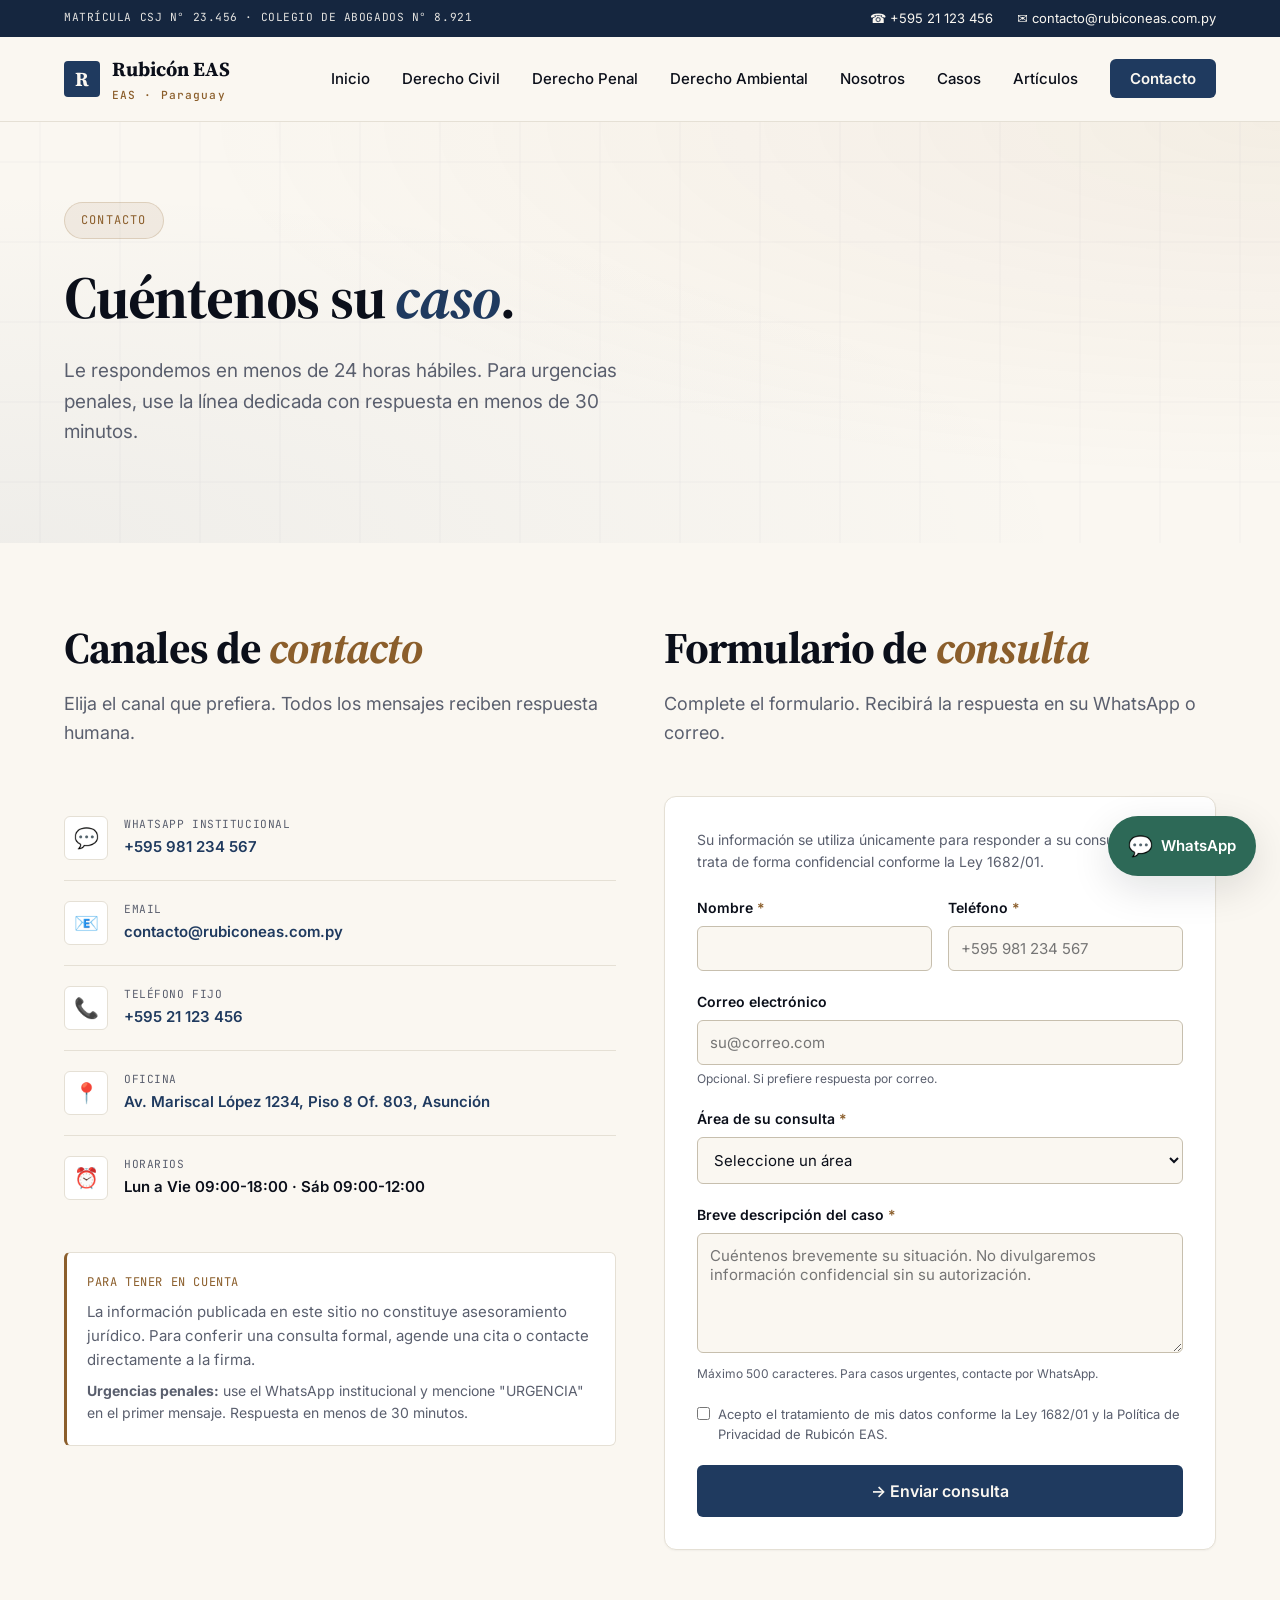
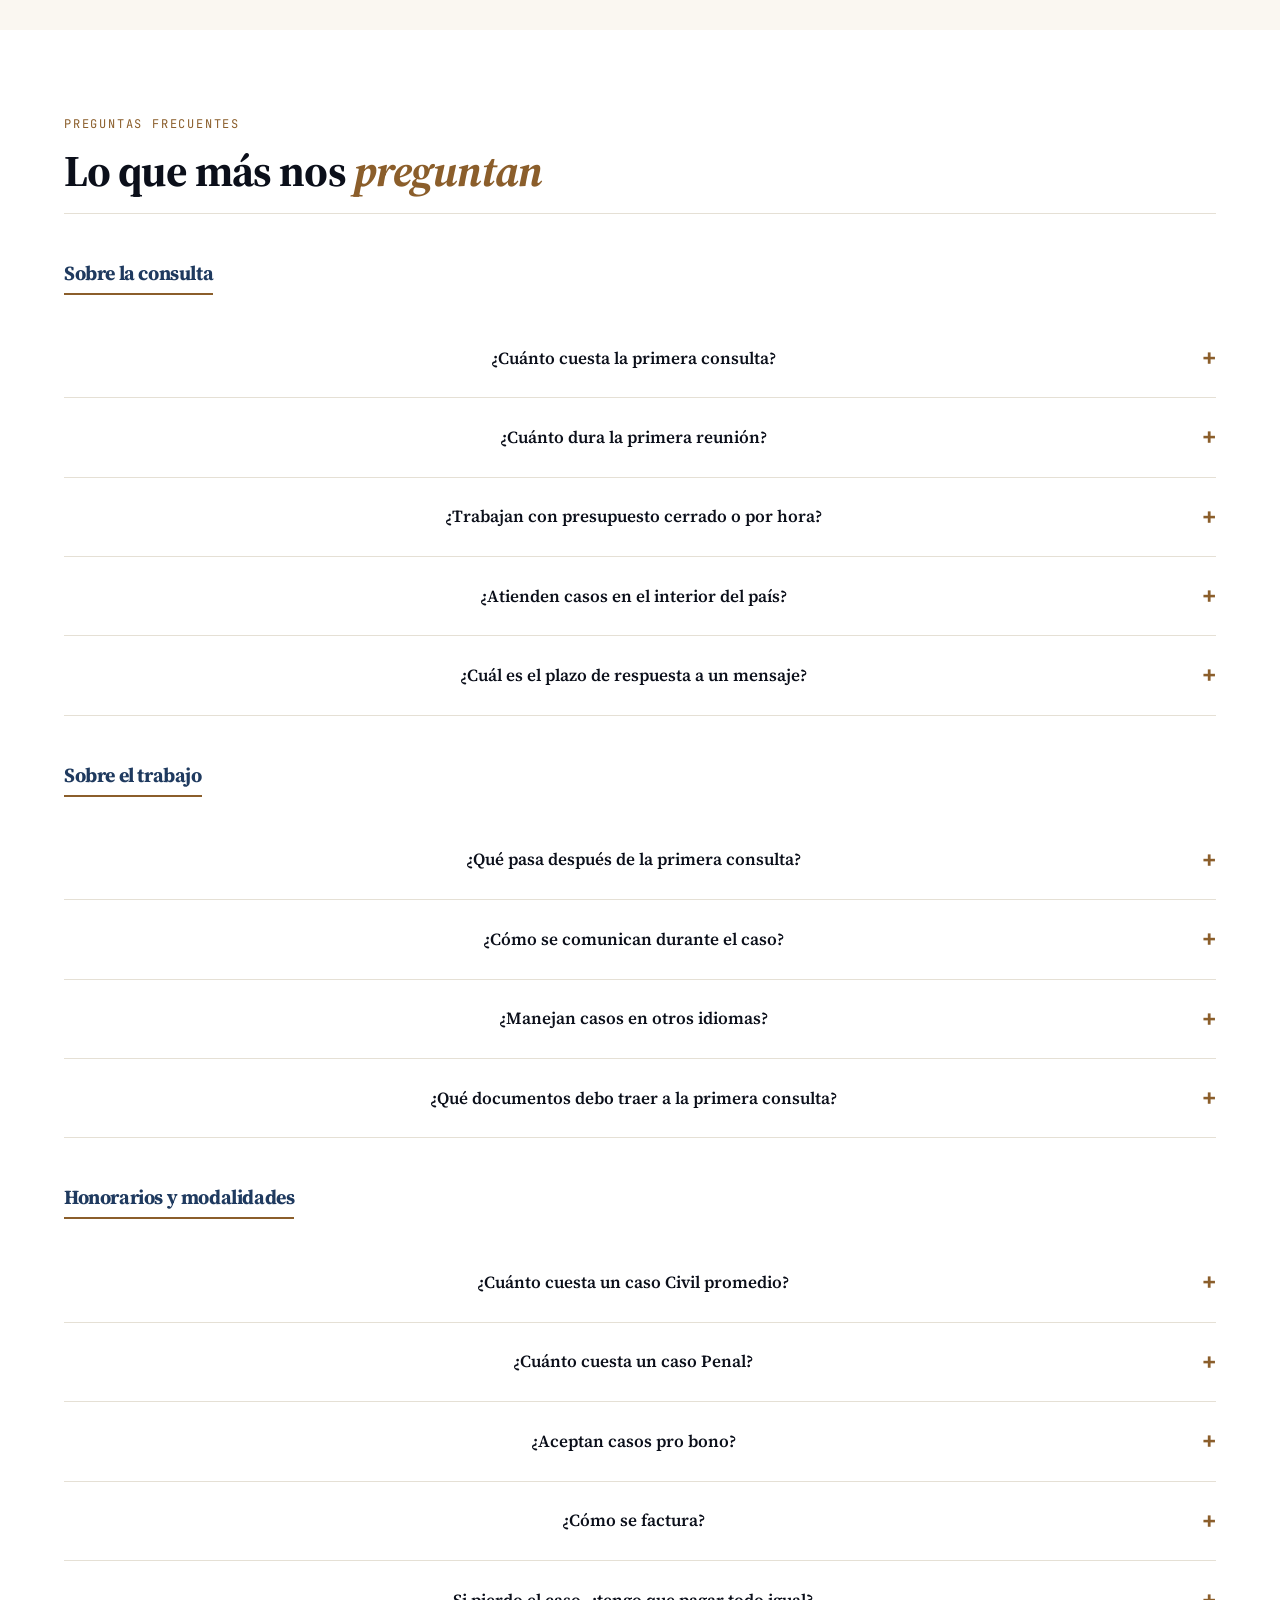
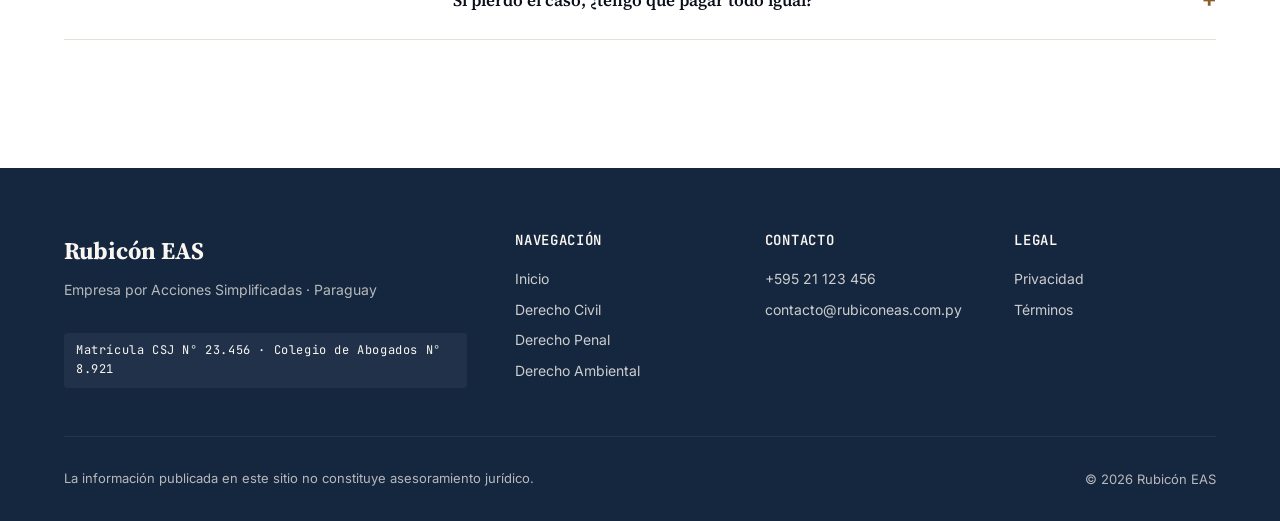
<file: sample/contacto.html>
<!DOCTYPE html>
<html lang="es">
<head>
  <meta charset="UTF-8">
  <meta name="viewport" content="width=device-width,initial-scale=1">
  <title>Contacto · Rubicón EAS</title>
  <meta name="description" content="Contacte a Rubicón EAS. Formulario de consulta, WhatsApp institucional, correo y oficina en Asunción.">
  <meta name="theme-color" content="#1F3A5F">
  <link rel="preconnect" href="https://fonts.googleapis.com">
  <link rel="preconnect" href="https://fonts.gstatic.com" crossorigin>
  <link href="https://fonts.googleapis.com/css2?family=Inter:wght@400;500;600;700&family=Source+Serif+4:ital,wght@0,400;0,600;0,700;1,400&family=JetBrains+Mono:wght@400;500&display=swap" rel="stylesheet">
  <link rel="stylesheet" href="assets/styles.css">
</head>
<body>
  <div class="topbar">
    <div class="container">
      <span class="badge">Matrícula CSJ N° 23.456 · Colegio de Abogados N° 8.921</span>
      <span class="contact-pill">
        <a class="pill" href="tel:+59521123456">☎ +595 21 123 456</a>
        <a class="pill" href="mailto:contacto@rubiconeas.com.py">✉ contacto@rubiconeas.com.py</a>
      </span>
    </div>
  </div>
  <header class="nav">
    <div class="nav-inner">
      <a href="index.html" class="logo">
        <span class="logo-mark">R</span>
        <span>
          <div>Rubicón EAS</div>
          <div class="eas">EAS · Paraguay</div>
        </span>
      </a>
      <button class="nav-toggle" aria-label="Menú"><span></span><span></span><span></span></button>
      <nav>
        <ul>
          <li><a href="index.html">Inicio</a></li>
          <li><a href="derecho-civil.html">Derecho Civil</a></li>
          <li><a href="derecho-penal.html">Derecho Penal</a></li>
          <li><a href="derecho-ambiental.html">Derecho Ambiental</a></li>
          <li><a href="nosotros.html">Nosotros</a></li>
          <li><a href="casos.html">Casos</a></li>
          <li><a href="blog.html">Artículos</a></li>
          <li><a href="contacto.html" class="active nav-cta">Contacto</a></li>
        </ul>
      </nav>
    </div>
  </header>

  <section class="hero">
    <div class="container">
      <span class="hero-badge">Contacto</span>
      <h1>Cuéntenos su <span class="accent">caso</span>.</h1>
      <p class="hero-sub">Le respondemos en menos de 24 horas hábiles. Para urgencias penales, use la línea dedicada con respuesta en menos de 30 minutos.</p>
    </div>
  </section>

  <section>
    <div class="container">
      <div class="contact-grid">
        <div>
          <h2>Canales de <span class="accent">contacto</span></h2>
          <p class="section-lead">Elija el canal que prefiera. Todos los mensajes reciben respuesta humana.</p>

          <div class="contact-channels">
            <div class="channel">
              <div class="icon">💬</div>
              <div>
                <div class="label">WhatsApp institucional</div>
                <div class="value"><a href="https://wa.me/595981234567?text=Hola%20Rubic%C3%B3n%20EAS%2C%20me%20interesar%C3%ADa%20una%20consulta." target="_blank" rel="noopener">+595 981 234 567</a></div>
              </div>
            </div>
            <div class="channel">
              <div class="icon">📧</div>
              <div>
                <div class="label">Email</div>
                <div class="value"><a href="mailto:contacto@rubiconeas.com.py">contacto@rubiconeas.com.py</a></div>
              </div>
            </div>
            <div class="channel">
              <div class="icon">📞</div>
              <div>
                <div class="label">Teléfono fijo</div>
                <div class="value"><a href="tel:+59521123456">+595 21 123 456</a></div>
              </div>
            </div>
            <div class="channel">
              <div class="icon">📍</div>
              <div>
                <div class="label">Oficina</div>
                <div class="value"><a href="https://maps.google.com/?q=Av.+Mariscal+L%C3%B3pez+1234,+Asunci%C3%B3n" target="_blank" rel="noopener">Av. Mariscal López 1234, Piso 8 Of. 803, Asunción</a></div>
              </div>
            </div>
            <div class="channel">
              <div class="icon">⏰</div>
              <div>
                <div class="label">Horarios</div>
                <div class="value">Lun a Vie 09:00-18:00 · Sáb 09:00-12:00</div>
              </div>
            </div>
          </div>

          <div class="credential-note" style="background: var(--color-surface); border: 1px solid var(--color-border); border-left: 3px solid var(--color-accent); padding: 1.25rem; border-radius: var(--radius); margin-top: 1.5rem;">
            <div class="mono" style="font-size: 0.75rem; color: var(--color-accent); letter-spacing: 0.05em; text-transform: uppercase; margin-bottom: 0.5rem;">Para tener en cuenta</div>
            <p style="font-size: 0.9375rem; color: var(--color-muted); margin-bottom: 0.5rem;">
              La información publicada en este sitio no constituye asesoramiento jurídico. Para conferir una consulta formal, agende una cita o contacte directamente a la firma.
            </p>
            <p style="font-size: 0.875rem; color: var(--color-muted);">
              <strong>Urgencias penales:</strong> use el WhatsApp institucional y mencione "URGENCIA" en el primer mensaje. Respuesta en menos de 30 minutos.
            </p>
          </div>
        </div>

        <div>
          <h2>Formulario de <span class="accent">consulta</span></h2>
          <p class="section-lead">Complete el formulario. Recibirá la respuesta en su WhatsApp o correo.</p>
          <div class="form">
            <p class="form-lead">Su información se utiliza únicamente para responder a su consulta y se trata de forma confidencial conforme la Ley 1682/01.</p>
            <form>
              <div class="form-row">
                <div class="form-group">
                  <label for="name">Nombre <span class="req">*</span></label>
                  <input type="text" id="name" name="name" required>
                </div>
                <div class="form-group">
                  <label for="phone">Teléfono <span class="req">*</span></label>
                  <input type="tel" id="phone" name="phone" placeholder="+595 981 234 567" required>
                </div>
              </div>
              <div class="form-group">
                <label for="email">Correo electrónico</label>
                <input type="email" id="email" name="email" placeholder="su@correo.com">
                <div class="helper">Opcional. Si prefiere respuesta por correo.</div>
              </div>
              <div class="form-group">
                <label for="area">Área de su consulta <span class="req">*</span></label>
                <select id="area" name="area" required>
                  <option value="">Seleccione un área</option>
                  <option value="civil">Derecho Civil</option>
                  <option value="penal">Derecho Penal</option>
                  <option value="ambiental">Derecho Ambiental</option>
                  <option value="otro">Otro / No estoy seguro</option>
                </select>
              </div>
              <div class="form-group">
                <label for="summary">Breve descripción del caso <span class="req">*</span></label>
                <textarea id="summary" name="summary" required placeholder="Cuéntenos brevemente su situación. No divulgaremos información confidencial sin su autorización."></textarea>
                <div class="helper">Máximo 500 caracteres. Para casos urgentes, contacte por WhatsApp.</div>
              </div>
              <div class="consent">
                <input type="checkbox" id="consent" name="consent" required>
                <label for="consent" style="font-weight: 400; margin: 0;">Acepto el tratamiento de mis datos conforme la Ley 1682/01 y la Política de Privacidad de Rubicón EAS.</label>
              </div>
              <button type="submit">→ Enviar consulta</button>
              <div class="form-error" style="display:none; background: rgba(220, 38, 38, 0.1); border: 1px solid #dc2626; color: #dc2626; padding: 1rem; border-radius: 6px; margin-bottom: 1rem;"></div>
              <div class="form-success">
                <span class="success-msg">Gracias. Un abogado de Rubicón EAS le enviará un mensaje en los próximos minutos. Para urgencias penales, marque el WhatsApp institucional.</span>
              </div>
            </form>
          </div>
        </div>
      </div>
    </div>
  </section>

  <section style="background: var(--color-surface);">
    <div class="container">
      <span class="eyebrow">Preguntas frecuentes</span>
      <h2>Lo que más nos <span class="accent">preguntan</span></h2>
      <div class="faq">
        <div class="faq-section">
          <h3>Sobre la consulta</h3>
          <div class="faq-item">
            <q>¿Cuánto cuesta la primera consulta?</q>
            <div class="a">La primera consulta es bonificada en caso de contratación posterior. Si el cliente decide no contratar, se abona el tiempo consumido a tarifa horaria standard.</div>
          </div>
          <div class="faq-item">
            <q>¿Cuánto dura la primera reunión?</q>
            <div class="a">Entre 30 y 45 minutos. Es el tiempo necesario para entender el caso, evaluar la documentación y proponer un plan de acción.</div>
          </div>
          <div class="faq-item">
            <q>¿Trabajan con presupuesto cerrado o por hora?</q>
            <div class="a">Ambos. En consultoría y redacción de documentos solemos trabajar con tarifa cerrada. En litigio complejo, presupuesto por horas con topes mensuales.</div>
          </div>
          <div class="faq-item">
            <q>¿Atienden casos en el interior del país?</q>
            <div class="a">Sí. Tenemos casos activos en Asunción, Central, Alto Paraná e Itapúa. Para jurisdicciones más alejadas trabajamos con corresponsales.</div>
          </div>
          <div class="faq-item">
            <q>¿Cuál es el plazo de respuesta a un mensaje?</q>
            <div class="a">Menos de 24 horas hábiles para mensajes de WhatsApp, formulario web y correo. Para urgencias penales, se activa la línea dedicada con respuesta en menos de 30 minutos.</div>
          </div>
        </div>
        <div class="faq-section">
          <h3>Sobre el trabajo</h3>
          <div class="faq-item">
            <q>¿Qué pasa después de la primera consulta?</q>
            <div class="a">Recibirá una propuesta por escrito con el alcance del trabajo, los honorarios, el plazo estimado y los criterios de éxito. Sin compromiso hasta que firme la carta de encargo.</div>
          </div>
          <div class="faq-item">
            <q>¿Cómo se comunican durante el caso?</q>
            <div class="a">Reuniones presenciales o por videollamada según la agenda. Actualizaciones formales mensuales por escrito; comunicación inmediata ante cualquier novedad relevante.</div>
          </div>
          <div class="faq-item">
            <q>¿Manejan casos en otros idiomas?</q>
            <div class="a">Sí. Atendemos en español, inglés y portugués. Para casos en otros idiomas trabajamos con traductores públicos matriculados.</div>
          </div>
          <div class="faq-item">
            <q>¿Qué documentos debo traer a la primera consulta?</q>
            <div class="a">Toda la documentación relevante del caso: contratos, notificaciones, sentencias, correos, fotos. Si todavía no tiene nada, no se preocupe: la primera reunión es para entender el contexto.</div>
          </div>
        </div>
        <div class="faq-section">
          <h3>Honorarios y modalidades</h3>
          <div class="faq-item">
            <q>¿Cuánto cuesta un caso Civil promedio?</q>
            <div class="a">Depende del tipo. Una consultoría contractual puede ir de G. 2.500.000 a G. 8.000.000. Un litigio ordinario, según complejidad, puede comenzar en G. 12.000.000 y negociarse por etapas.</div>
          </div>
          <div class="faq-item">
            <q>¿Cuánto cuesta un caso Penal?</q>
            <div class="a">Cada caso penal es único. Trabajamos con presupuesto por etapas (instrucción, intermedia, juicio oral) y tarifa horaria para audiencias. La propuesta incluye todos los rubros.</div>
          </div>
          <div class="faq-item">
            <q>¿Aceptan casos pro bono?</q>
            <div class="a">Sí. El 5% de nuestra agenda anual se reserva para casos pro bono evaluados por la Comisión de Servicio Comunitario del Colegio de Abogados.</div>
          </div>
          <div class="faq-item">
            <q>¿Cómo se factura?</q>
            <div class="a">A la firma de la carta de encargo se abona el 30% del honorario total. El saldo se factura en cuotas mensuales o contra resultado, según lo acordado.</div>
          </div>
          <div class="faq-item">
            <q>Si pierdo el caso, ¿tengo que pagar todo igual?</q>
            <div class="a">Sí. Los honorarios del abogado se devengan por el trabajo realizado, no por el resultado. En algunos casos evaluamos acuerdos mixtos (fijo + porcentaje de resultado), pero esto se discute antes de iniciar la acción.</div>
          </div>
        </div>
      </div>
    </div>
  </section>

  <footer>
    <div class="container">
      <div class="footer-grid">
        <div>
          <div class="footer-brand">Rubicón EAS</div>
          <div class="footer-sub">Empresa por Acciones Simplificadas · Paraguay</div>
          <div class="footer-mat">Matrícula CSJ N° 23.456 · Colegio de Abogados N° 8.921</div>
        </div>
        <div>
          <h4>Navegación</h4>
          <ul>
            <li><a href="index.html">Inicio</a></li>
            <li><a href="derecho-civil.html">Derecho Civil</a></li>
            <li><a href="derecho-penal.html">Derecho Penal</a></li>
            <li><a href="derecho-ambiental.html">Derecho Ambiental</a></li>
          </ul>
        </div>
        <div>
          <h4>Contacto</h4>
          <ul>
            <li><a href="tel:+59521123456">+595 21 123 456</a></li>
            <li><a href="mailto:contacto@rubiconeas.com.py">contacto@rubiconeas.com.py</a></li>
          </ul>
        </div>
        <div>
          <h4>Legal</h4>
          <ul>
            <li><a href="#privacidad">Privacidad</a></li>
            <li><a href="#terminos">Términos</a></li>
          </ul>
        </div>
      </div>
      <div class="footer-bottom">
        <div class="disclaimer">La información publicada en este sitio no constituye asesoramiento jurídico.</div>
        <div>© 2026 Rubicón EAS</div>
      </div>
    </div>
  </footer>
  <a href="https://wa.me/595981234567?text=Hola%20Rubic%C3%B3n%20EAS%2C%20me%20interesar%C3%ADa%20una%20consulta." class="fab-whatsapp" target="_blank" rel="noopener">
    <span class="icon">💬</span><span>WhatsApp</span>
  </a>
  <script src="assets/schema.js"></script>
  <script src="assets/main.js"></script>
</body>
</html>
</file>
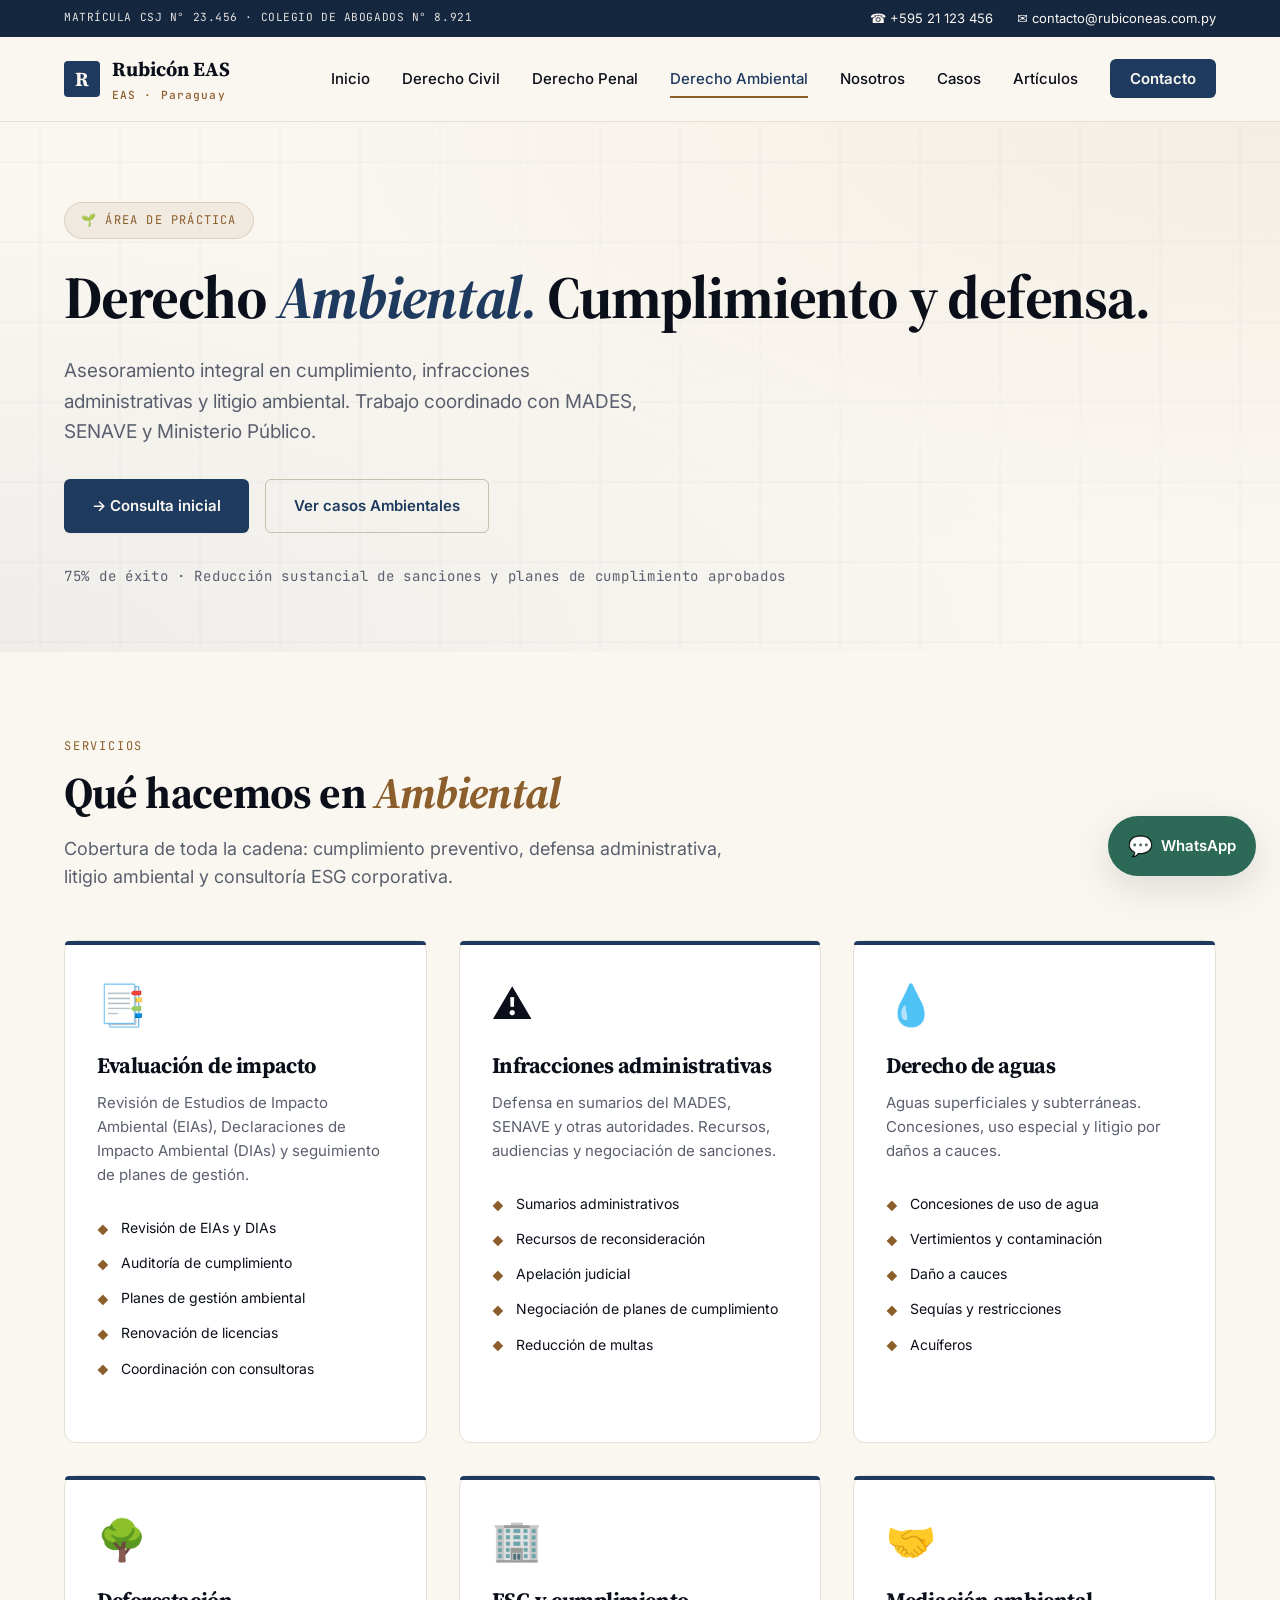
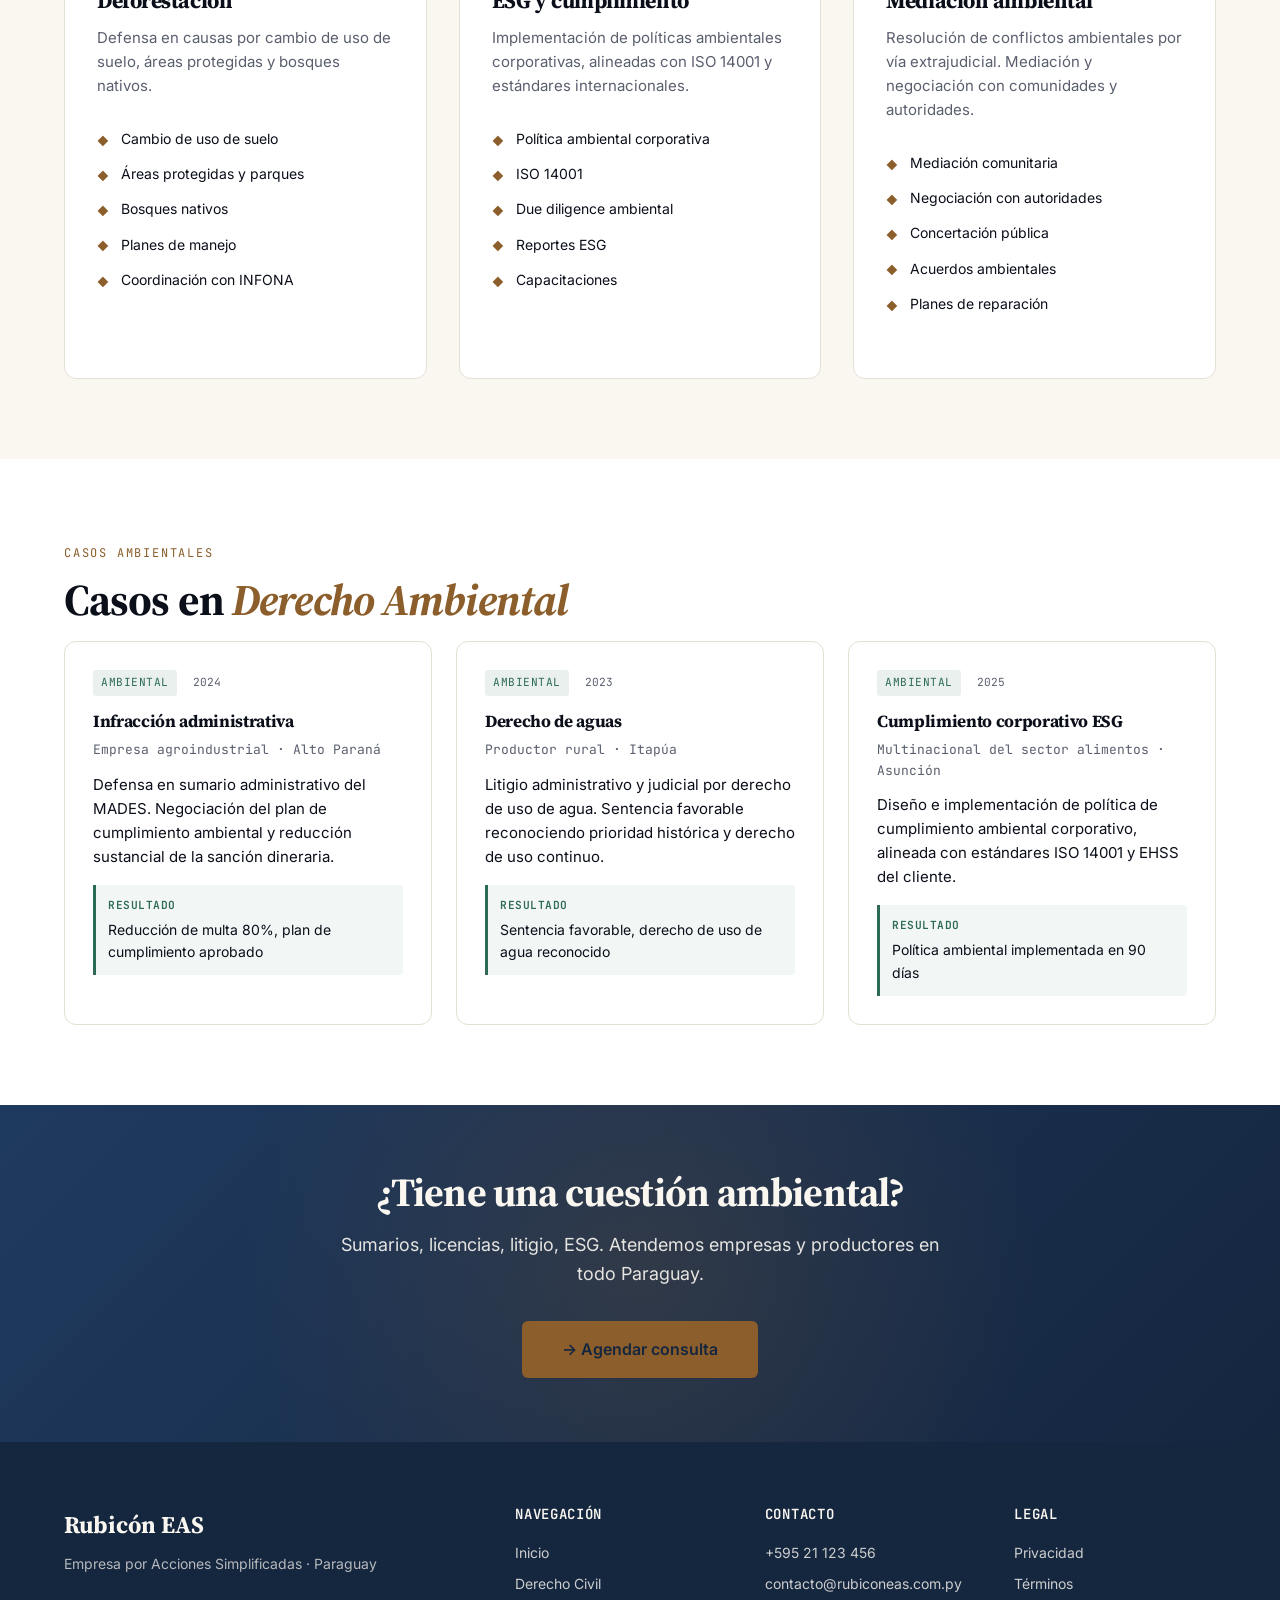
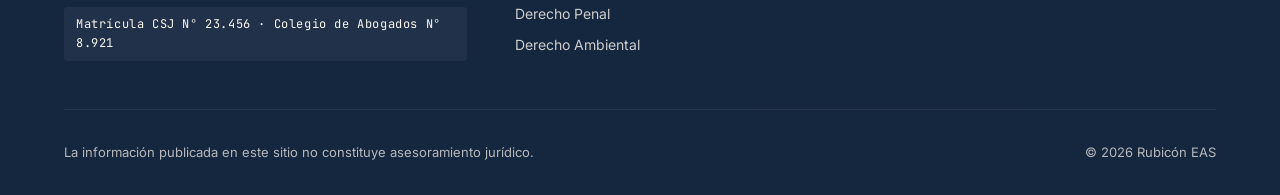
<file: sample/derecho-ambiental.html>
<!DOCTYPE html>
<html lang="es">
<head>
  <meta charset="UTF-8">
  <meta name="viewport" content="width=device-width,initial-scale=1">
  <title>Derecho Ambiental · Rubicón EAS</title>
  <meta name="description" content="Asesoramiento ambiental en Paraguay. Infracciones del MADES, derecho de aguas, deforestación y cumplimiento ESG corporativo.">
  <meta name="theme-color" content="#1F3A5F">
  <link rel="preconnect" href="https://fonts.googleapis.com">
  <link rel="preconnect" href="https://fonts.gstatic.com" crossorigin>
  <link href="https://fonts.googleapis.com/css2?family=Inter:wght@400;500;600;700&family=Source+Serif+4:ital,wght@0,400;0,600;0,700;1,400&family=JetBrains+Mono:wght@400;500&display=swap" rel="stylesheet">
  <link rel="stylesheet" href="assets/styles.css">
</head>
<body>
  <div class="topbar">
    <div class="container">
      <span class="badge">Matrícula CSJ N° 23.456 · Colegio de Abogados N° 8.921</span>
      <span class="contact-pill">
        <a class="pill" href="tel:+59521123456">☎ +595 21 123 456</a>
        <a class="pill" href="mailto:contacto@rubiconeas.com.py">✉ contacto@rubiconeas.com.py</a>
      </span>
    </div>
  </div>
  <header class="nav">
    <div class="nav-inner">
      <a href="index.html" class="logo">
        <span class="logo-mark">R</span>
        <span>
          <div>Rubicón EAS</div>
          <div class="eas">EAS · Paraguay</div>
        </span>
      </a>
      <button class="nav-toggle" aria-label="Menú"><span></span><span></span><span></span></button>
      <nav>
        <ul>
          <li><a href="index.html">Inicio</a></li>
          <li><a href="derecho-civil.html">Derecho Civil</a></li>
          <li><a href="derecho-penal.html">Derecho Penal</a></li>
          <li><a href="derecho-ambiental.html" class="active">Derecho Ambiental</a></li>
          <li><a href="nosotros.html">Nosotros</a></li>
          <li><a href="casos.html">Casos</a></li>
          <li><a href="blog.html">Artículos</a></li>
          <li><a href="contacto.html" class="nav-cta">Contacto</a></li>
        </ul>
      </nav>
    </div>
  </header>

  <section class="hero">
    <div class="container">
      <span class="hero-badge">🌱 Área de práctica</span>
      <h1>Derecho <span class="accent">Ambiental.</span> Cumplimiento y defensa.</h1>
      <p class="hero-sub">Asesoramiento integral en cumplimiento, infracciones administrativas y litigio ambiental. Trabajo coordinado con MADES, SENAVE y Ministerio Público.</p>
      <div class="hero-cta">
        <a href="contacto.html" class="btn btn-primary">→ Consulta inicial</a>
        <a href="casos.html" class="btn btn-secondary">Ver casos Ambientales</a>
      </div>
      <div class="hero-trust">75% de éxito · Reducción sustancial de sanciones y planes de cumplimiento aprobados</div>
    </div>
  </section>

  <section>
    <div class="container">
      <span class="eyebrow">Servicios</span>
      <h2>Qué hacemos en <span class="accent">Ambiental</span></h2>
      <p class="section-lead">Cobertura de toda la cadena: cumplimiento preventivo, defensa administrativa, litigio ambiental y consultoría ESG corporativa.</p>
      <div class="areas-grid">
        <div class="area-card icon-card">
          <span class="icon">📑</span>
          <h3>Evaluación de impacto</h3>
          <p class="lead">Revisión de Estudios de Impacto Ambiental (EIAs), Declaraciones de Impacto Ambiental (DIAs) y seguimiento de planes de gestión.</p>
          <ul>
            <li>Revisión de EIAs y DIAs</li>
            <li>Auditoría de cumplimiento</li>
            <li>Planes de gestión ambiental</li>
            <li>Renovación de licencias</li>
            <li>Coordinación con consultoras</li>
          </ul>
        </div>
        <div class="area-card icon-card">
          <span class="icon">⚠️</span>
          <h3>Infracciones administrativas</h3>
          <p class="lead">Defensa en sumarios del MADES, SENAVE y otras autoridades. Recursos, audiencias y negociación de sanciones.</p>
          <ul>
            <li>Sumarios administrativos</li>
            <li>Recursos de reconsideración</li>
            <li>Apelación judicial</li>
            <li>Negociación de planes de cumplimiento</li>
            <li>Reducción de multas</li>
          </ul>
        </div>
        <div class="area-card icon-card">
          <span class="icon">💧</span>
          <h3>Derecho de aguas</h3>
          <p class="lead">Aguas superficiales y subterráneas. Concesiones, uso especial y litigio por daños a cauces.</p>
          <ul>
            <li>Concesiones de uso de agua</li>
            <li>Vertimientos y contaminación</li>
            <li>Daño a cauces</li>
            <li>Sequías y restricciones</li>
            <li>Acuíferos</li>
          </ul>
        </div>
        <div class="area-card icon-card">
          <span class="icon">🌳</span>
          <h3>Deforestación</h3>
          <p class="lead">Defensa en causas por cambio de uso de suelo, áreas protegidas y bosques nativos.</p>
          <ul>
            <li>Cambio de uso de suelo</li>
            <li>Áreas protegidas y parques</li>
            <li>Bosques nativos</li>
            <li>Planes de manejo</li>
            <li>Coordinación con INFONA</li>
          </ul>
        </div>
        <div class="area-card icon-card">
          <span class="icon">🏢</span>
          <h3>ESG y cumplimiento</h3>
          <p class="lead">Implementación de políticas ambientales corporativas, alineadas con ISO 14001 y estándares internacionales.</p>
          <ul>
            <li>Política ambiental corporativa</li>
            <li>ISO 14001</li>
            <li>Due diligence ambiental</li>
            <li>Reportes ESG</li>
            <li>Capacitaciones</li>
          </ul>
        </div>
        <div class="area-card icon-card">
          <span class="icon">🤝</span>
          <h3>Mediación ambiental</h3>
          <p class="lead">Resolución de conflictos ambientales por vía extrajudicial. Mediación y negociación con comunidades y autoridades.</p>
          <ul>
            <li>Mediación comunitaria</li>
            <li>Negociación con autoridades</li>
            <li>Concertación pública</li>
            <li>Acuerdos ambientales</li>
            <li>Planes de reparación</li>
          </ul>
        </div>
      </div>
    </div>
  </section>

  <section style="background: var(--color-surface);">
    <div class="container">
      <span class="eyebrow">Casos Ambientales</span>
      <h2>Casos en <span class="accent">Derecho Ambiental</span></h2>
      <div class="cases-grid">
        <div class="case-card">
          <div class="tags"><span class="tag area-ambiental">Ambiental</span><span class="mono" style="font-size: 0.7rem; color: var(--color-muted); padding: 0.25rem 0.5rem;">2024</span></div>
          <h4>Infracción administrativa</h4>
          <div class="meta">Empresa agroindustrial · Alto Paraná</div>
          <p class="summary">Defensa en sumario administrativo del MADES. Negociación del plan de cumplimiento ambiental y reducción sustancial de la sanción dineraria.</p>
          <div class="outcome">
            <div class="outcome-label">Resultado</div>
            Reducción de multa 80%, plan de cumplimiento aprobado
          </div>
        </div>
        <div class="case-card">
          <div class="tags"><span class="tag area-ambiental">Ambiental</span><span class="mono" style="font-size: 0.7rem; color: var(--color-muted); padding: 0.25rem 0.5rem;">2023</span></div>
          <h4>Derecho de aguas</h4>
          <div class="meta">Productor rural · Itapúa</div>
          <p class="summary">Litigio administrativo y judicial por derecho de uso de agua. Sentencia favorable reconociendo prioridad histórica y derecho de uso continuo.</p>
          <div class="outcome">
            <div class="outcome-label">Resultado</div>
            Sentencia favorable, derecho de uso de agua reconocido
          </div>
        </div>
        <div class="case-card">
          <div class="tags"><span class="tag area-ambiental">Ambiental</span><span class="mono" style="font-size: 0.7rem; color: var(--color-muted); padding: 0.25rem 0.5rem;">2025</span></div>
          <h4>Cumplimiento corporativo ESG</h4>
          <div class="meta">Multinacional del sector alimentos · Asunción</div>
          <p class="summary">Diseño e implementación de política de cumplimiento ambiental corporativo, alineada con estándares ISO 14001 y EHSS del cliente.</p>
          <div class="outcome">
            <div class="outcome-label">Resultado</div>
            Política ambiental implementada en 90 días
          </div>
        </div>
      </div>
    </div>
  </section>

  <section class="cta-banner">
    <div class="container">
      <h2>¿Tiene una cuestión ambiental?</h2>
      <p>Sumarios, licencias, litigio, ESG. Atendemos empresas y productores en todo Paraguay.</p>
      <a href="contacto.html" class="btn btn-primary">→ Agendar consulta</a>
    </div>
  </section>

  <footer>
    <div class="container">
      <div class="footer-grid">
        <div>
          <div class="footer-brand">Rubicón EAS</div>
          <div class="footer-sub">Empresa por Acciones Simplificadas · Paraguay</div>
          <div class="footer-mat">Matrícula CSJ N° 23.456 · Colegio de Abogados N° 8.921</div>
        </div>
        <div>
          <h4>Navegación</h4>
          <ul>
            <li><a href="index.html">Inicio</a></li>
            <li><a href="derecho-civil.html">Derecho Civil</a></li>
            <li><a href="derecho-penal.html">Derecho Penal</a></li>
            <li><a href="derecho-ambiental.html">Derecho Ambiental</a></li>
          </ul>
        </div>
        <div>
          <h4>Contacto</h4>
          <ul>
            <li><a href="tel:+59521123456">+595 21 123 456</a></li>
            <li><a href="mailto:contacto@rubiconeas.com.py">contacto@rubiconeas.com.py</a></li>
          </ul>
        </div>
        <div>
          <h4>Legal</h4>
          <ul>
            <li><a href="#privacidad">Privacidad</a></li>
            <li><a href="#terminos">Términos</a></li>
          </ul>
        </div>
      </div>
      <div class="footer-bottom">
        <div class="disclaimer">La información publicada en este sitio no constituye asesoramiento jurídico.</div>
        <div>© 2026 Rubicón EAS</div>
      </div>
    </div>
  </footer>
  <a href="https://wa.me/595981234567?text=Hola%20Rubic%C3%B3n%20EAS%2C%20me%20interesar%C3%ADa%20una%20consulta%20de%20Derecho%20Ambiental." class="fab-whatsapp" target="_blank" rel="noopener">
    <span class="icon">💬</span><span>WhatsApp</span>
  </a>
  <script src="assets/schema.js"></script>
  <script src="assets/main.js"></script>
</body>
</html>
</file>
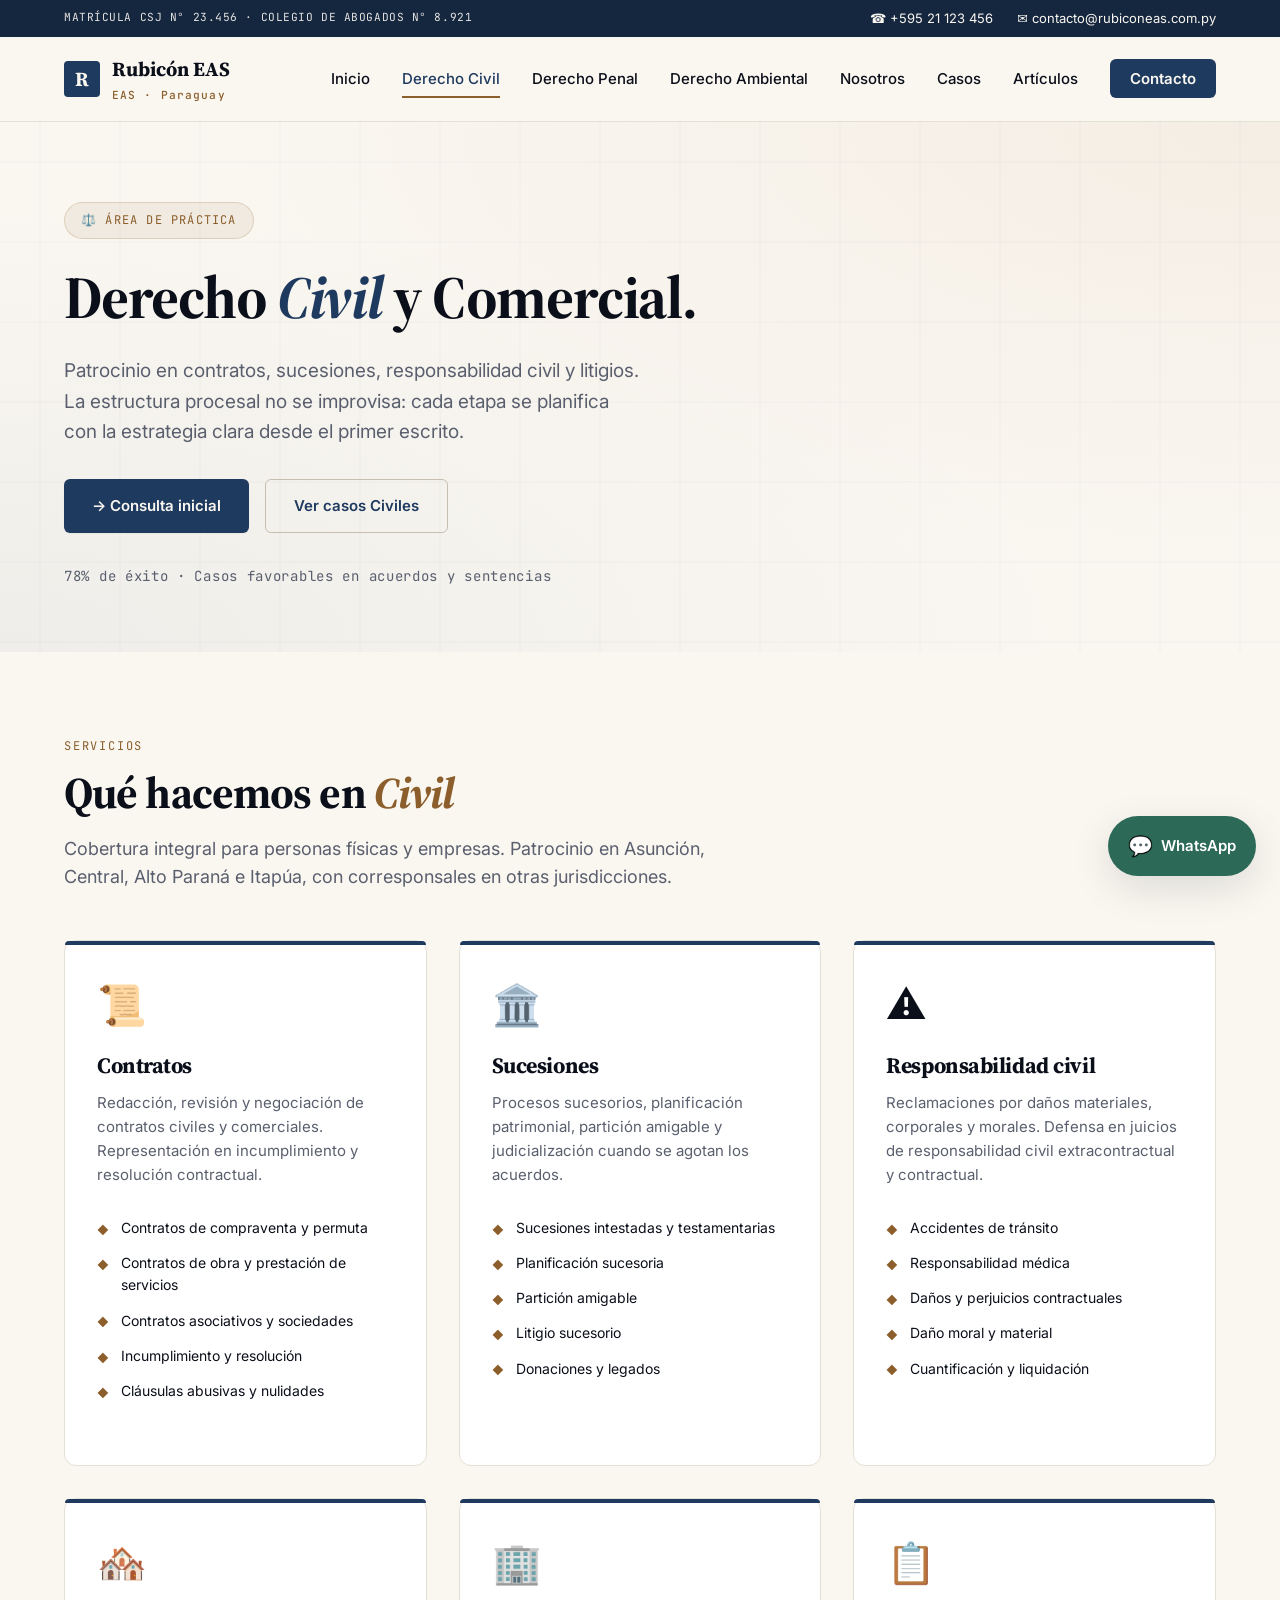
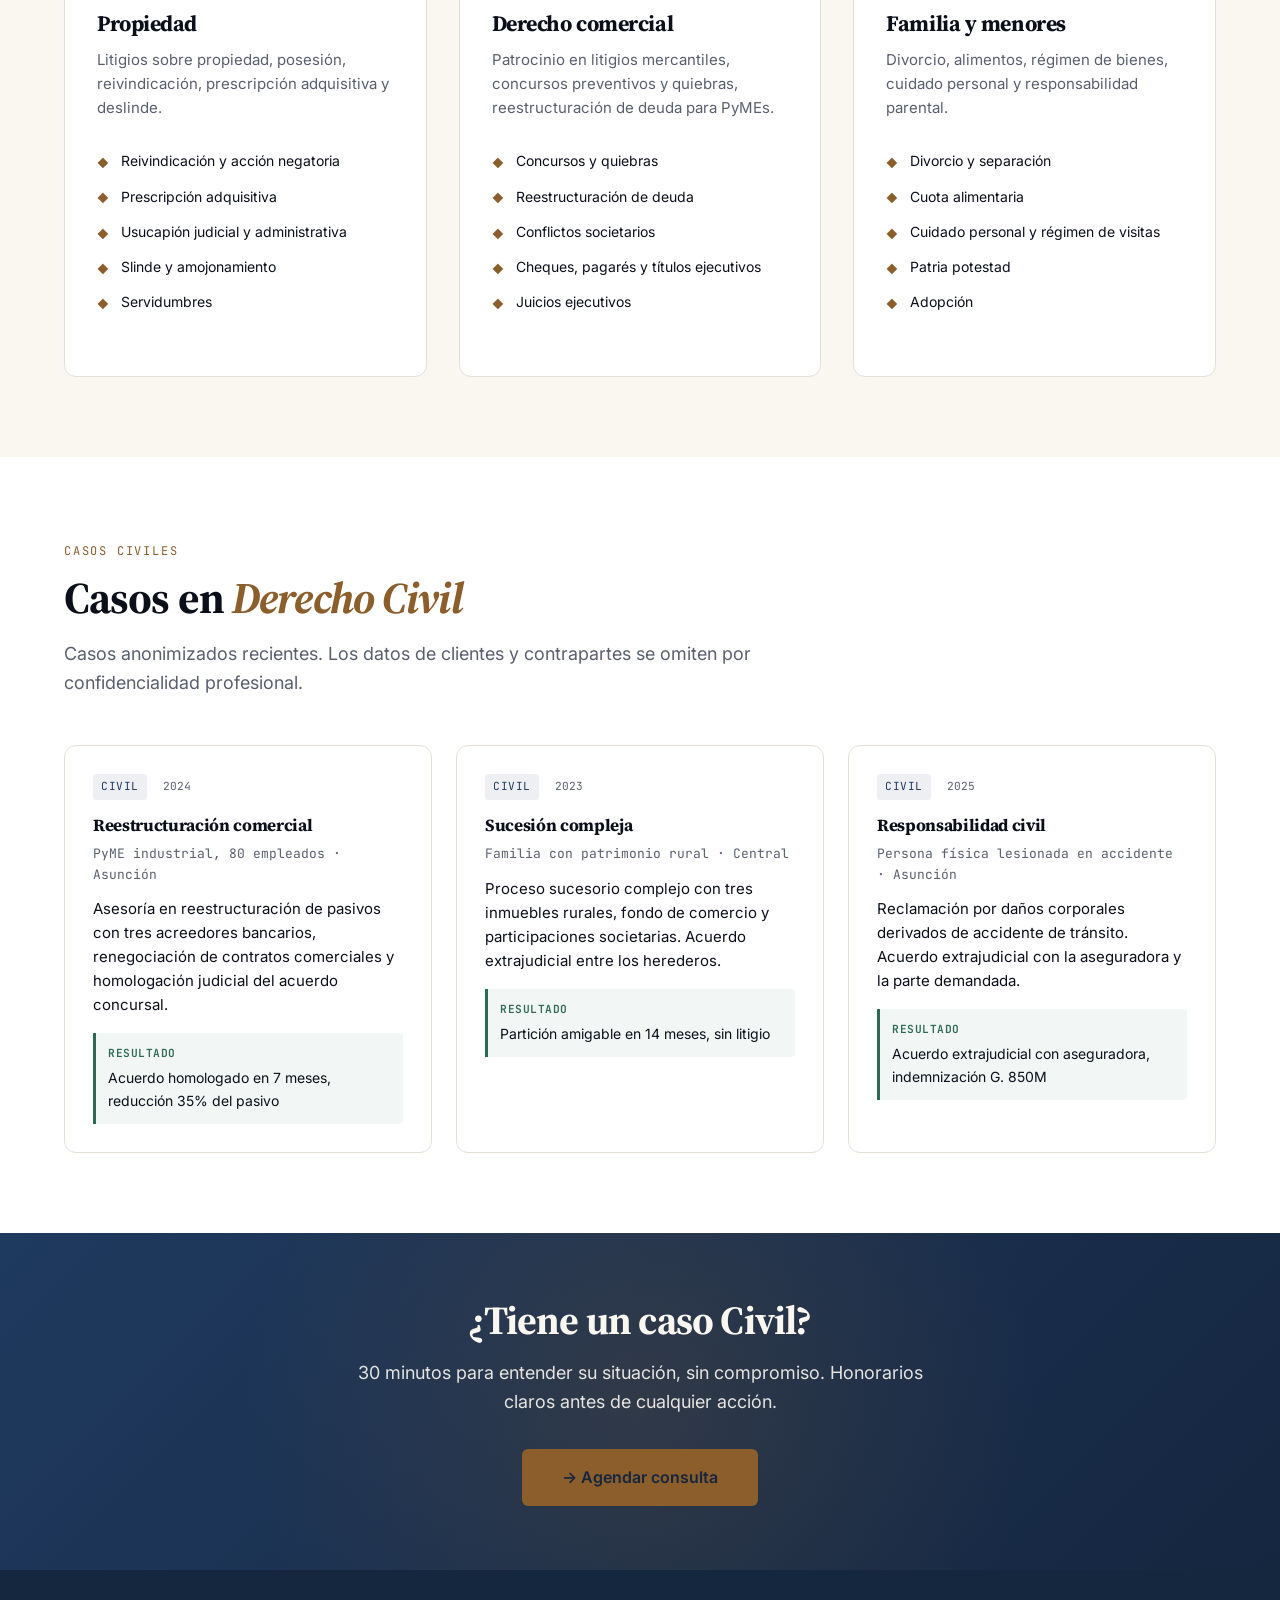
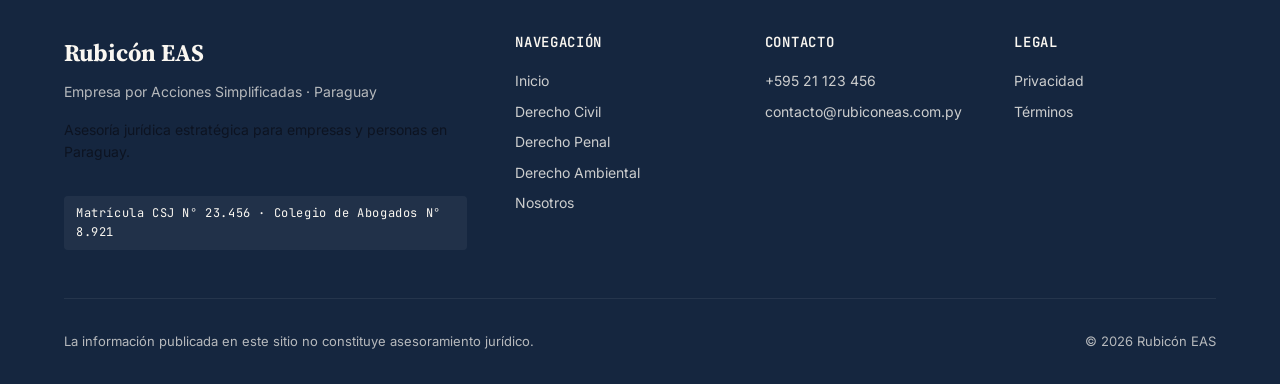
<file: sample/derecho-civil.html>
<!DOCTYPE html>
<html lang="es">
<head>
  <meta charset="UTF-8">
  <meta name="viewport" content="width=device-width,initial-scale=1">
  <title>Derecho Civil · Rubicón EAS</title>
  <meta name="description" content="Contratos, sucesiones, responsabilidad civil, propiedad y litigios civiles en Paraguay. Patrocinio estratégico del Dr. Juan María Pérez.">
  <meta name="theme-color" content="#1F3A5F">
  <link rel="preconnect" href="https://fonts.googleapis.com">
  <link rel="preconnect" href="https://fonts.gstatic.com" crossorigin>
  <link href="https://fonts.googleapis.com/css2?family=Inter:wght@400;500;600;700&family=Source+Serif+4:ital,wght@0,400;0,600;0,700;1,400&family=JetBrains+Mono:wght@400;500&display=swap" rel="stylesheet">
  <link rel="stylesheet" href="assets/styles.css">
</head>
<body>
  <div class="topbar">
    <div class="container">
      <span class="badge">Matrícula CSJ N° 23.456 · Colegio de Abogados N° 8.921</span>
      <span class="contact-pill">
        <a class="pill" href="tel:+59521123456">☎ +595 21 123 456</a>
        <a class="pill" href="mailto:contacto@rubiconeas.com.py">✉ contacto@rubiconeas.com.py</a>
      </span>
    </div>
  </div>
  <header class="nav">
    <div class="nav-inner">
      <a href="index.html" class="logo">
        <span class="logo-mark">R</span>
        <span>
          <div>Rubicón EAS</div>
          <div class="eas">EAS · Paraguay</div>
        </span>
      </a>
      <button class="nav-toggle" aria-label="Menú"><span></span><span></span><span></span></button>
      <nav>
        <ul>
          <li><a href="index.html">Inicio</a></li>
          <li><a href="derecho-civil.html" class="active">Derecho Civil</a></li>
          <li><a href="derecho-penal.html">Derecho Penal</a></li>
          <li><a href="derecho-ambiental.html">Derecho Ambiental</a></li>
          <li><a href="nosotros.html">Nosotros</a></li>
          <li><a href="casos.html">Casos</a></li>
          <li><a href="blog.html">Artículos</a></li>
          <li><a href="contacto.html" class="nav-cta">Contacto</a></li>
        </ul>
      </nav>
    </div>
  </header>

  <section class="hero">
    <div class="container">
      <span class="hero-badge">⚖️ Área de práctica</span>
      <h1>Derecho <span class="accent">Civil</span> y Comercial.</h1>
      <p class="hero-sub">Patrocinio en contratos, sucesiones, responsabilidad civil y litigios. La estructura procesal no se improvisa: cada etapa se planifica con la estrategia clara desde el primer escrito.</p>
      <div class="hero-cta">
        <a href="contacto.html" class="btn btn-primary">→ Consulta inicial</a>
        <a href="casos.html" class="btn btn-secondary">Ver casos Civiles</a>
      </div>
      <div class="hero-trust">78% de éxito · Casos favorables en acuerdos y sentencias</div>
    </div>
  </section>

  <section>
    <div class="container">
      <span class="eyebrow">Servicios</span>
      <h2>Qué hacemos en <span class="accent">Civil</span></h2>
      <p class="section-lead">Cobertura integral para personas físicas y empresas. Patrocinio en Asunción, Central, Alto Paraná e Itapúa, con corresponsales en otras jurisdicciones.</p>
      <div class="areas-grid">
        <div class="area-card icon-card">
          <span class="icon">📜</span>
          <h3>Contratos</h3>
          <p class="lead">Redacción, revisión y negociación de contratos civiles y comerciales. Representación en incumplimiento y resolución contractual.</p>
          <ul>
            <li>Contratos de compraventa y permuta</li>
            <li>Contratos de obra y prestación de servicios</li>
            <li>Contratos asociativos y sociedades</li>
            <li>Incumplimiento y resolución</li>
            <li>Cláusulas abusivas y nulidades</li>
          </ul>
        </div>
        <div class="area-card icon-card">
          <span class="icon">🏛️</span>
          <h3>Sucesiones</h3>
          <p class="lead">Procesos sucesorios, planificación patrimonial, partición amigable y judicialización cuando se agotan los acuerdos.</p>
          <ul>
            <li>Sucesiones intestadas y testamentarias</li>
            <li>Planificación sucesoria</li>
            <li>Partición amigable</li>
            <li>Litigio sucesorio</li>
            <li>Donaciones y legados</li>
          </ul>
        </div>
        <div class="area-card icon-card">
          <span class="icon">⚠️</span>
          <h3>Responsabilidad civil</h3>
          <p class="lead">Reclamaciones por daños materiales, corporales y morales. Defensa en juicios de responsabilidad civil extracontractual y contractual.</p>
          <ul>
            <li>Accidentes de tránsito</li>
            <li>Responsabilidad médica</li>
            <li>Daños y perjuicios contractuales</li>
            <li>Daño moral y material</li>
            <li>Cuantificación y liquidación</li>
          </ul>
        </div>
        <div class="area-card icon-card">
          <span class="icon">🏘️</span>
          <h3>Propiedad</h3>
          <p class="lead">Litigios sobre propiedad, posesión, reivindicación, prescripción adquisitiva y deslinde.</p>
          <ul>
            <li>Reivindicación y acción negatoria</li>
            <li>Prescripción adquisitiva</li>
            <li>Usucapión judicial y administrativa</li>
            <li>Slinde y amojonamiento</li>
            <li>Servidumbres</li>
          </ul>
        </div>
        <div class="area-card icon-card">
          <span class="icon">🏢</span>
          <h3>Derecho comercial</h3>
          <p class="lead">Patrocinio en litigios mercantiles, concursos preventivos y quiebras, reestructuración de deuda para PyMEs.</p>
          <ul>
            <li>Concursos y quiebras</li>
            <li>Reestructuración de deuda</li>
            <li>Conflictos societarios</li>
            <li>Cheques, pagarés y títulos ejecutivos</li>
            <li>Juicios ejecutivos</li>
          </ul>
        </div>
        <div class="area-card icon-card">
          <span class="icon">📋</span>
          <h3>Familia y menores</h3>
          <p class="lead">Divorcio, alimentos, régimen de bienes, cuidado personal y responsabilidad parental.</p>
          <ul>
            <li>Divorcio y separación</li>
            <li>Cuota alimentaria</li>
            <li>Cuidado personal y régimen de visitas</li>
            <li>Patria potestad</li>
            <li>Adopción</li>
          </ul>
        </div>
      </div>
    </div>
  </section>

  <section style="background: var(--color-surface);">
    <div class="container">
      <span class="eyebrow">Casos Civiles</span>
      <h2>Casos en <span class="accent">Derecho Civil</span></h2>
      <p class="section-lead">Casos anonimizados recientes. Los datos de clientes y contrapartes se omiten por confidencialidad profesional.</p>
      <div class="cases-grid">
        <div class="case-card">
          <div class="tags"><span class="tag area-civil">Civil</span><span class="mono" style="font-size: 0.7rem; color: var(--color-muted); padding: 0.25rem 0.5rem;">2024</span></div>
          <h4>Reestructuración comercial</h4>
          <div class="meta">PyME industrial, 80 empleados · Asunción</div>
          <p class="summary">Asesoría en reestructuración de pasivos con tres acreedores bancarios, renegociación de contratos comerciales y homologación judicial del acuerdo concursal.</p>
          <div class="outcome">
            <div class="outcome-label">Resultado</div>
            Acuerdo homologado en 7 meses, reducción 35% del pasivo
          </div>
        </div>
        <div class="case-card">
          <div class="tags"><span class="tag area-civil">Civil</span><span class="mono" style="font-size: 0.7rem; color: var(--color-muted); padding: 0.25rem 0.5rem;">2023</span></div>
          <h4>Sucesión compleja</h4>
          <div class="meta">Familia con patrimonio rural · Central</div>
          <p class="summary">Proceso sucesorio complejo con tres inmuebles rurales, fondo de comercio y participaciones societarias. Acuerdo extrajudicial entre los herederos.</p>
          <div class="outcome">
            <div class="outcome-label">Resultado</div>
            Partición amigable en 14 meses, sin litigio
          </div>
        </div>
        <div class="case-card">
          <div class="tags"><span class="tag area-civil">Civil</span><span class="mono" style="font-size: 0.7rem; color: var(--color-muted); padding: 0.25rem 0.5rem;">2025</span></div>
          <h4>Responsabilidad civil</h4>
          <div class="meta">Persona física lesionada en accidente · Asunción</div>
          <p class="summary">Reclamación por daños corporales derivados de accidente de tránsito. Acuerdo extrajudicial con la aseguradora y la parte demandada.</p>
          <div class="outcome">
            <div class="outcome-label">Resultado</div>
            Acuerdo extrajudicial con aseguradora, indemnización G. 850M
          </div>
        </div>
      </div>
    </div>
  </section>

  <section class="cta-banner">
    <div class="container">
      <h2>¿Tiene un caso Civil?</h2>
      <p>30 minutos para entender su situación, sin compromiso. Honorarios claros antes de cualquier acción.</p>
      <a href="contacto.html" class="btn btn-primary">→ Agendar consulta</a>
    </div>
  </section>

  <footer>
    <div class="container">
      <div class="footer-grid">
        <div>
          <div class="footer-brand">Rubicón EAS</div>
          <div class="footer-sub">Empresa por Acciones Simplificadas · Paraguay</div>
          <p style="font-size: 0.875rem; opacity: 0.8; margin-bottom: 1rem;">Asesoría jurídica estratégica para empresas y personas en Paraguay.</p>
          <div class="footer-mat">Matrícula CSJ N° 23.456 · Colegio de Abogados N° 8.921</div>
        </div>
        <div>
          <h4>Navegación</h4>
          <ul>
            <li><a href="index.html">Inicio</a></li>
            <li><a href="derecho-civil.html">Derecho Civil</a></li>
            <li><a href="derecho-penal.html">Derecho Penal</a></li>
            <li><a href="derecho-ambiental.html">Derecho Ambiental</a></li>
            <li><a href="nosotros.html">Nosotros</a></li>
          </ul>
        </div>
        <div>
          <h4>Contacto</h4>
          <ul>
            <li><a href="tel:+59521123456">+595 21 123 456</a></li>
            <li><a href="mailto:contacto@rubiconeas.com.py">contacto@rubiconeas.com.py</a></li>
          </ul>
        </div>
        <div>
          <h4>Legal</h4>
          <ul>
            <li><a href="#privacidad">Privacidad</a></li>
            <li><a href="#terminos">Términos</a></li>
          </ul>
        </div>
      </div>
      <div class="footer-bottom">
        <div class="disclaimer">La información publicada en este sitio no constituye asesoramiento jurídico.</div>
        <div>© 2026 Rubicón EAS</div>
      </div>
    </div>
  </footer>
  <a href="https://wa.me/595981234567?text=Hola%20Rubic%C3%B3n%20EAS%2C%20me%20interesar%C3%ADa%20una%20consulta%20de%20Derecho%20Civil." class="fab-whatsapp" target="_blank" rel="noopener">
    <span class="icon">💬</span><span>WhatsApp</span>
  </a>
  <script src="assets/schema.js"></script>
  <script src="assets/main.js"></script>
</body>
</html>
</file>
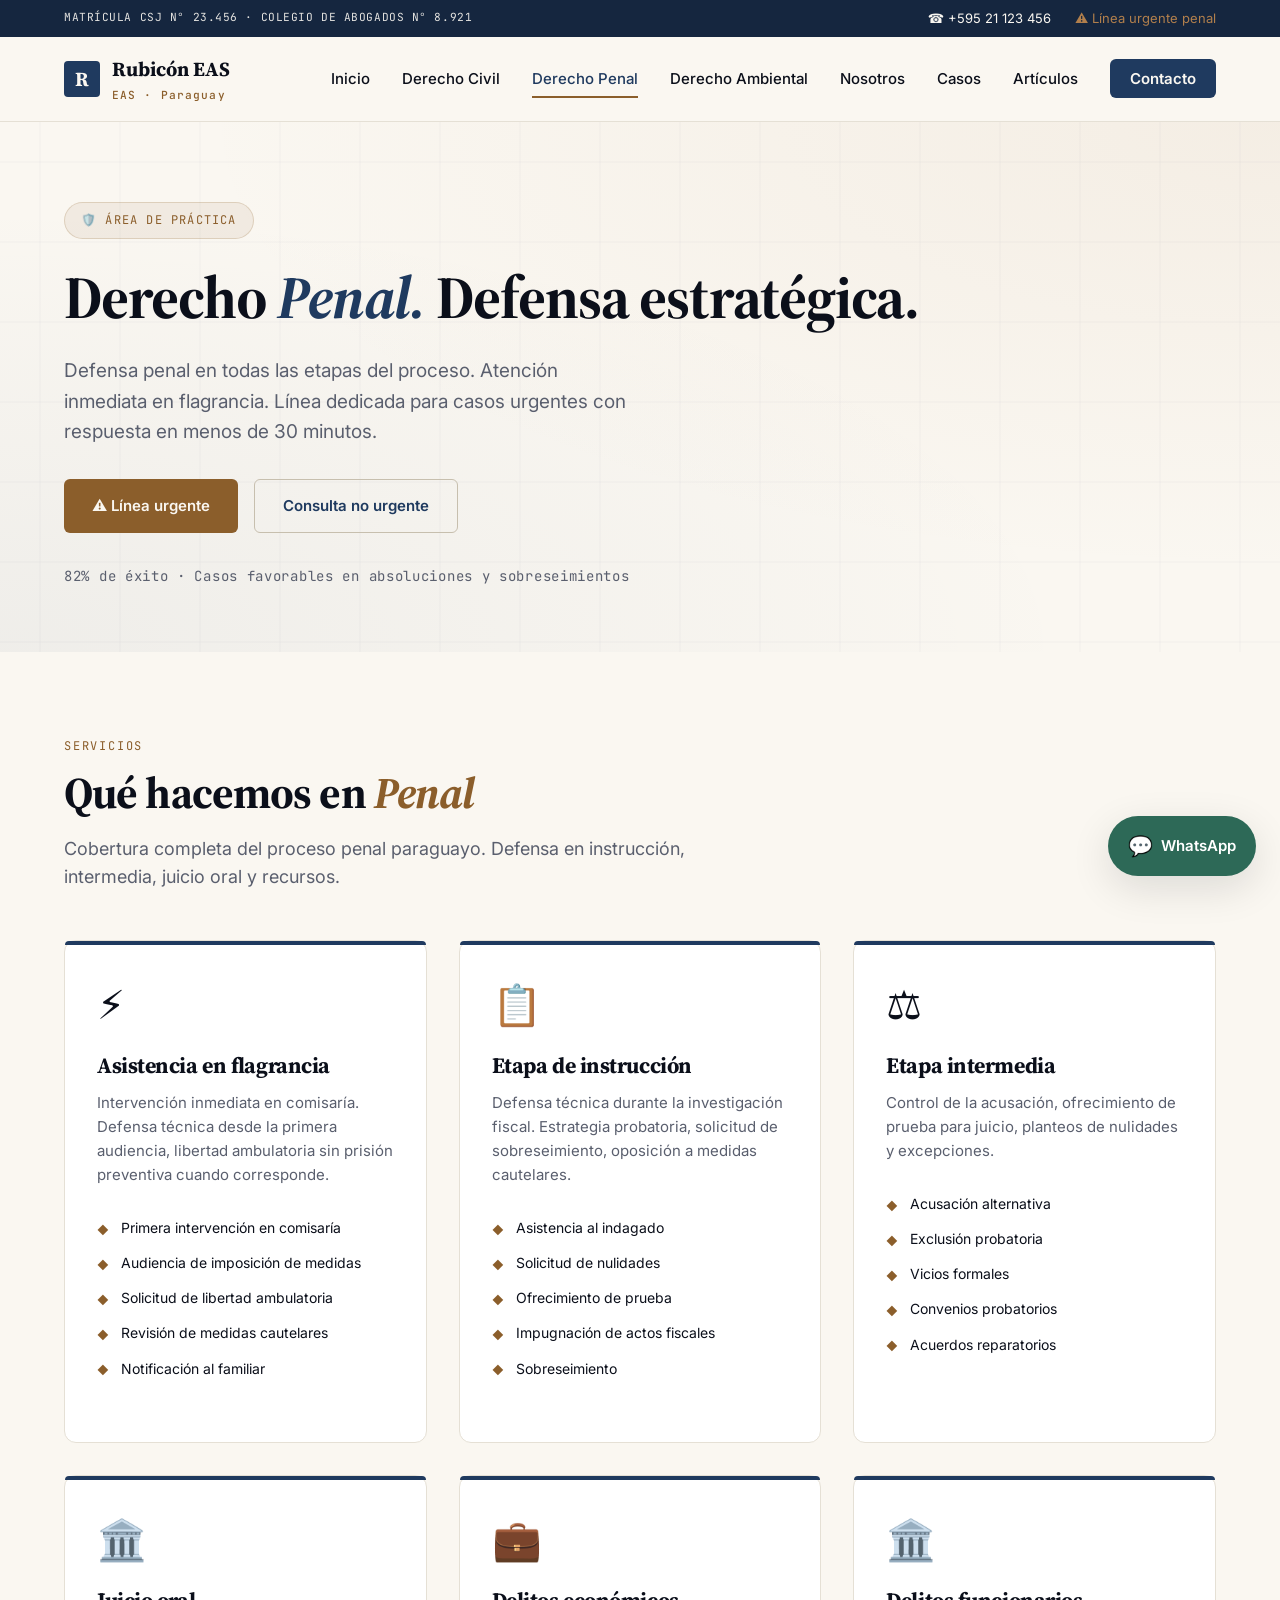
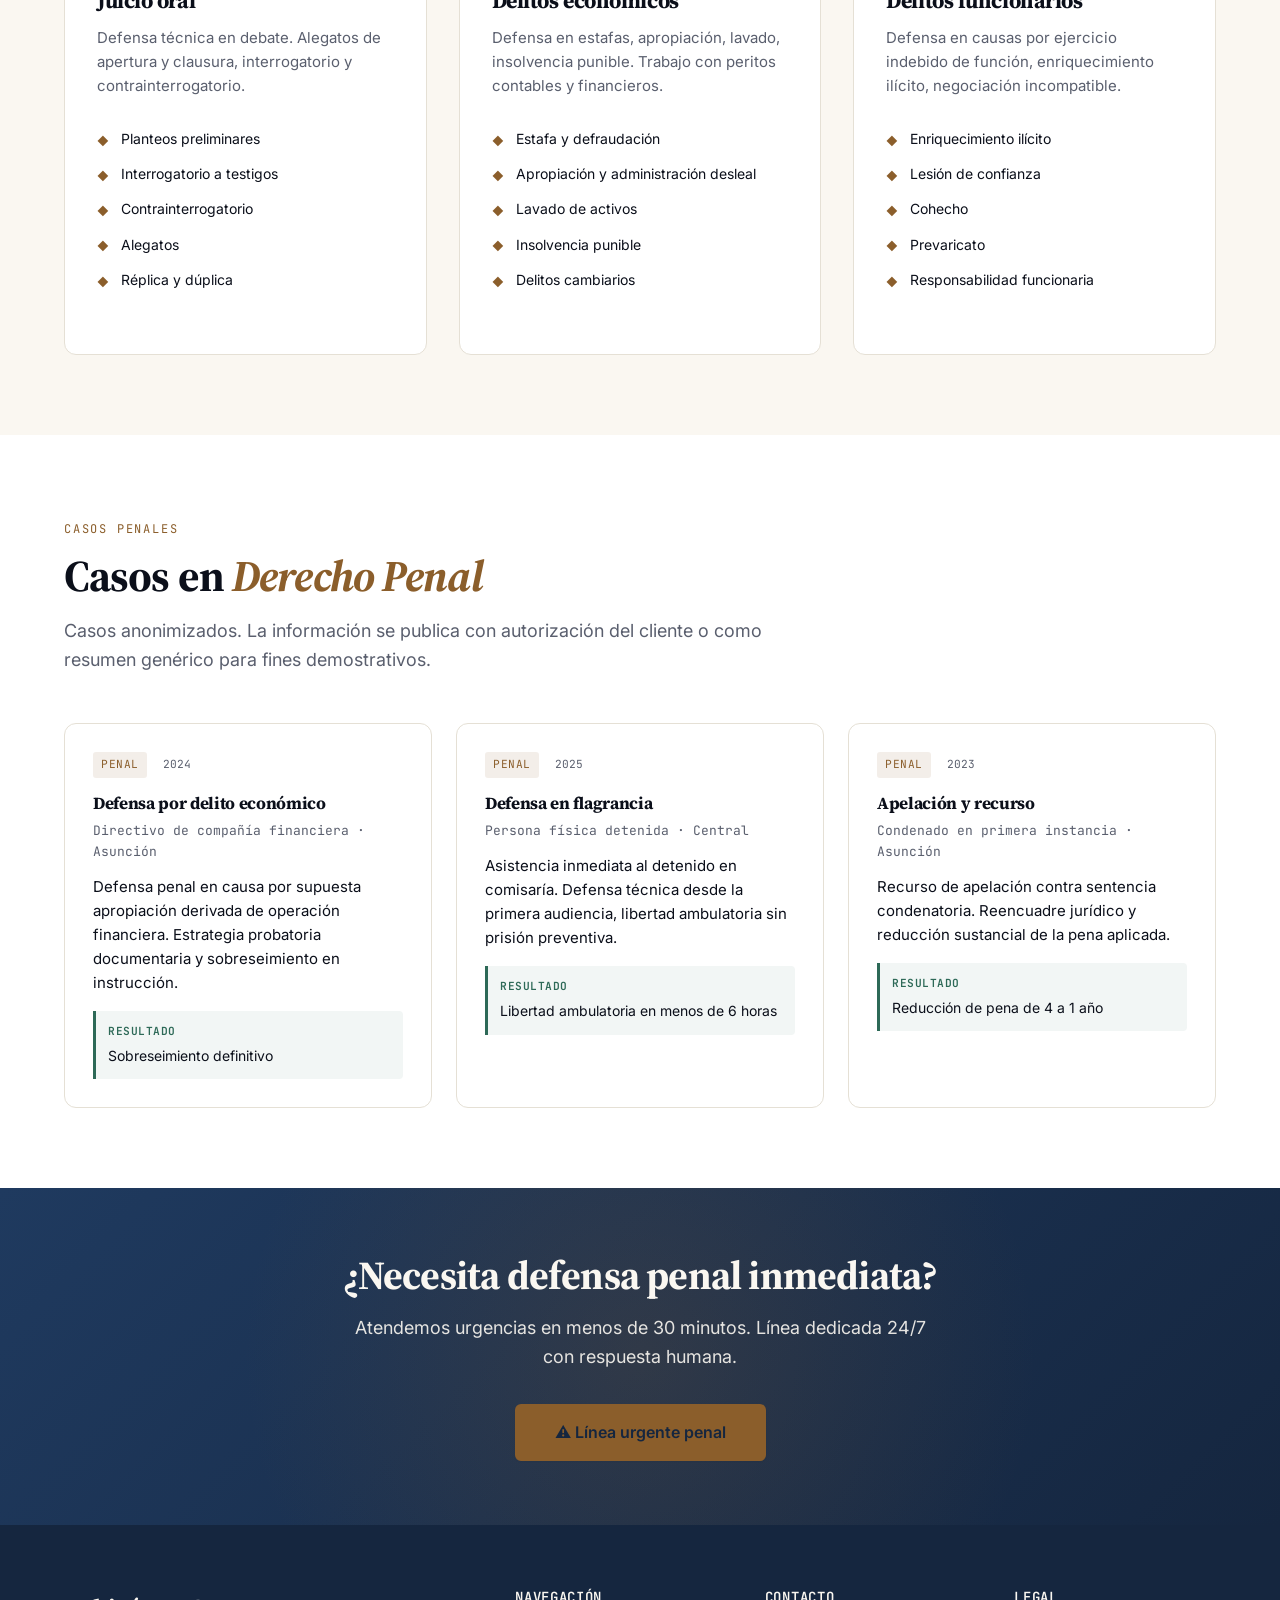
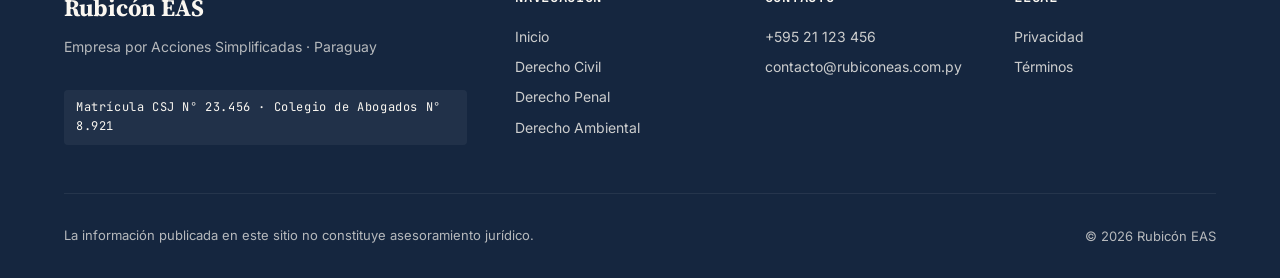
<file: sample/derecho-penal.html>
<!DOCTYPE html>
<html lang="es">
<head>
  <meta charset="UTF-8">
  <meta name="viewport" content="width=device-width,initial-scale=1">
  <title>Derecho Penal · Rubicón EAS</title>
  <meta name="description" content="Defensa penal estratégica en Paraguay. Delitos económicos, funcionarios y comunes. Atención inmediata en flagrancia. Línea urgente 24/7.">
  <meta name="theme-color" content="#1F3A5F">
  <link rel="preconnect" href="https://fonts.googleapis.com">
  <link rel="preconnect" href="https://fonts.gstatic.com" crossorigin>
  <link href="https://fonts.googleapis.com/css2?family=Inter:wght@400;500;600;700&family=Source+Serif+4:ital,wght@0,400;0,600;0,700;1,400&family=JetBrains+Mono:wght@400;500&display=swap" rel="stylesheet">
  <link rel="stylesheet" href="assets/styles.css">
</head>
<body>
  <div class="topbar">
    <div class="container">
      <span class="badge">Matrícula CSJ N° 23.456 · Colegio de Abogados N° 8.921</span>
      <span class="contact-pill">
        <a class="pill" href="tel:+59521123456">☎ +595 21 123 456</a>
        <a class="pill" href="https://wa.me/595981234567?text=URGENCIA%20PENAL" style="color: var(--color-accent-light);">⚠ Línea urgente penal</a>
      </span>
    </div>
  </div>
  <header class="nav">
    <div class="nav-inner">
      <a href="index.html" class="logo">
        <span class="logo-mark">R</span>
        <span>
          <div>Rubicón EAS</div>
          <div class="eas">EAS · Paraguay</div>
        </span>
      </a>
      <button class="nav-toggle" aria-label="Menú"><span></span><span></span><span></span></button>
      <nav>
        <ul>
          <li><a href="index.html">Inicio</a></li>
          <li><a href="derecho-civil.html">Derecho Civil</a></li>
          <li><a href="derecho-penal.html" class="active">Derecho Penal</a></li>
          <li><a href="derecho-ambiental.html">Derecho Ambiental</a></li>
          <li><a href="nosotros.html">Nosotros</a></li>
          <li><a href="casos.html">Casos</a></li>
          <li><a href="blog.html">Artículos</a></li>
          <li><a href="contacto.html" class="nav-cta">Contacto</a></li>
        </ul>
      </nav>
    </div>
  </header>

  <section class="hero">
    <div class="container">
      <span class="hero-badge">🛡️ Área de práctica</span>
      <h1>Derecho <span class="accent">Penal.</span> Defensa estratégica.</h1>
      <p class="hero-sub">Defensa penal en todas las etapas del proceso. Atención inmediata en flagrancia. Línea dedicada para casos urgentes con respuesta en menos de 30 minutos.</p>
      <div class="hero-cta">
        <a href="https://wa.me/595981234567?text=URGENCIA%20PENAL" class="btn btn-accent">⚠ Línea urgente</a>
        <a href="contacto.html" class="btn btn-secondary">Consulta no urgente</a>
      </div>
      <div class="hero-trust">82% de éxito · Casos favorables en absoluciones y sobreseimientos</div>
    </div>
  </section>

  <section>
    <div class="container">
      <span class="eyebrow">Servicios</span>
      <h2>Qué hacemos en <span class="accent">Penal</span></h2>
      <p class="section-lead">Cobertura completa del proceso penal paraguayo. Defensa en instrucción, intermedia, juicio oral y recursos.</p>
      <div class="areas-grid">
        <div class="area-card icon-card">
          <span class="icon">⚡</span>
          <h3>Asistencia en flagrancia</h3>
          <p class="lead">Intervención inmediata en comisaría. Defensa técnica desde la primera audiencia, libertad ambulatoria sin prisión preventiva cuando corresponde.</p>
          <ul>
            <li>Primera intervención en comisaría</li>
            <li>Audiencia de imposición de medidas</li>
            <li>Solicitud de libertad ambulatoria</li>
            <li>Revisión de medidas cautelares</li>
            <li>Notificación al familiar</li>
          </ul>
        </div>
        <div class="area-card icon-card">
          <span class="icon">📋</span>
          <h3>Etapa de instrucción</h3>
          <p class="lead">Defensa técnica durante la investigación fiscal. Estrategia probatoria, solicitud de sobreseimiento, oposición a medidas cautelares.</p>
          <ul>
            <li>Asistencia al indagado</li>
            <li>Solicitud de nulidades</li>
            <li>Ofrecimiento de prueba</li>
            <li>Impugnación de actos fiscales</li>
            <li>Sobreseimiento</li>
          </ul>
        </div>
        <div class="area-card icon-card">
          <span class="icon">⚖️</span>
          <h3>Etapa intermedia</h3>
          <p class="lead">Control de la acusación, ofrecimiento de prueba para juicio, planteos de nulidades y excepciones.</p>
          <ul>
            <li>Acusación alternativa</li>
            <li>Exclusión probatoria</li>
            <li>Vicios formales</li>
            <li>Convenios probatorios</li>
            <li>Acuerdos reparatorios</li>
          </ul>
        </div>
        <div class="area-card icon-card">
          <span class="icon">🏛️</span>
          <h3>Juicio oral</h3>
          <p class="lead">Defensa técnica en debate. Alegatos de apertura y clausura, interrogatorio y contrainterrogatorio.</p>
          <ul>
            <li>Planteos preliminares</li>
            <li>Interrogatorio a testigos</li>
            <li>Contrainterrogatorio</li>
            <li>Alegatos</li>
            <li>Réplica y dúplica</li>
          </ul>
        </div>
        <div class="area-card icon-card">
          <span class="icon">💼</span>
          <h3>Delitos económicos</h3>
          <p class="lead">Defensa en estafas, apropiación, lavado, insolvencia punible. Trabajo con peritos contables y financieros.</p>
          <ul>
            <li>Estafa y defraudación</li>
            <li>Apropiación y administración desleal</li>
            <li>Lavado de activos</li>
            <li>Insolvencia punible</li>
            <li>Delitos cambiarios</li>
          </ul>
        </div>
        <div class="area-card icon-card">
          <span class="icon">🏛️</span>
          <h3>Delitos funcionarios</h3>
          <p class="lead">Defensa en causas por ejercicio indebido de función, enriquecimiento ilícito, negociación incompatible.</p>
          <ul>
            <li>Enriquecimiento ilícito</li>
            <li>Lesión de confianza</li>
            <li>Cohecho</li>
            <li>Prevaricato</li>
            <li>Responsabilidad funcionaria</li>
          </ul>
        </div>
      </div>
    </div>
  </section>

  <section style="background: var(--color-surface);">
    <div class="container">
      <span class="eyebrow">Casos Penales</span>
      <h2>Casos en <span class="accent">Derecho Penal</span></h2>
      <p class="section-lead">Casos anonimizados. La información se publica con autorización del cliente o como resumen genérico para fines demostrativos.</p>
      <div class="cases-grid">
        <div class="case-card">
          <div class="tags"><span class="tag area-penal">Penal</span><span class="mono" style="font-size: 0.7rem; color: var(--color-muted); padding: 0.25rem 0.5rem;">2024</span></div>
          <h4>Defensa por delito económico</h4>
          <div class="meta">Directivo de compañía financiera · Asunción</div>
          <p class="summary">Defensa penal en causa por supuesta apropiación derivada de operación financiera. Estrategia probatoria documentaria y sobreseimiento en instrucción.</p>
          <div class="outcome">
            <div class="outcome-label">Resultado</div>
            Sobreseimiento definitivo
          </div>
        </div>
        <div class="case-card">
          <div class="tags"><span class="tag area-penal">Penal</span><span class="mono" style="font-size: 0.7rem; color: var(--color-muted); padding: 0.25rem 0.5rem;">2025</span></div>
          <h4>Defensa en flagrancia</h4>
          <div class="meta">Persona física detenida · Central</div>
          <p class="summary">Asistencia inmediata al detenido en comisaría. Defensa técnica desde la primera audiencia, libertad ambulatoria sin prisión preventiva.</p>
          <div class="outcome">
            <div class="outcome-label">Resultado</div>
            Libertad ambulatoria en menos de 6 horas
          </div>
        </div>
        <div class="case-card">
          <div class="tags"><span class="tag area-penal">Penal</span><span class="mono" style="font-size: 0.7rem; color: var(--color-muted); padding: 0.25rem 0.5rem;">2023</span></div>
          <h4>Apelación y recurso</h4>
          <div class="meta">Condenado en primera instancia · Asunción</div>
          <p class="summary">Recurso de apelación contra sentencia condenatoria. Reencuadre jurídico y reducción sustancial de la pena aplicada.</p>
          <div class="outcome">
            <div class="outcome-label">Resultado</div>
            Reducción de pena de 4 a 1 año
          </div>
        </div>
      </div>
    </div>
  </section>

  <section class="cta-banner">
    <div class="container">
      <h2>¿Necesita defensa penal inmediata?</h2>
      <p>Atendemos urgencias en menos de 30 minutos. Línea dedicada 24/7 con respuesta humana.</p>
      <a href="https://wa.me/595981234567?text=URGENCIA%20PENAL" class="btn btn-primary">⚠ Línea urgente penal</a>
    </div>
  </section>

  <footer>
    <div class="container">
      <div class="footer-grid">
        <div>
          <div class="footer-brand">Rubicón EAS</div>
          <div class="footer-sub">Empresa por Acciones Simplificadas · Paraguay</div>
          <div class="footer-mat">Matrícula CSJ N° 23.456 · Colegio de Abogados N° 8.921</div>
        </div>
        <div>
          <h4>Navegación</h4>
          <ul>
            <li><a href="index.html">Inicio</a></li>
            <li><a href="derecho-civil.html">Derecho Civil</a></li>
            <li><a href="derecho-penal.html">Derecho Penal</a></li>
            <li><a href="derecho-ambiental.html">Derecho Ambiental</a></li>
          </ul>
        </div>
        <div>
          <h4>Contacto</h4>
          <ul>
            <li><a href="tel:+59521123456">+595 21 123 456</a></li>
            <li><a href="mailto:contacto@rubiconeas.com.py">contacto@rubiconeas.com.py</a></li>
          </ul>
        </div>
        <div>
          <h4>Legal</h4>
          <ul>
            <li><a href="#privacidad">Privacidad</a></li>
            <li><a href="#terminos">Términos</a></li>
          </ul>
        </div>
      </div>
      <div class="footer-bottom">
        <div class="disclaimer">La información publicada en este sitio no constituye asesoramiento jurídico.</div>
        <div>© 2026 Rubicón EAS</div>
      </div>
    </div>
  </footer>
  <a href="https://wa.me/595981234567?text=Hola%20Rubic%C3%B3n%20EAS%2C%20me%20interesar%C3%ADa%20una%20consulta%20de%20Derecho%20Penal." class="fab-whatsapp" target="_blank" rel="noopener">
    <span class="icon">💬</span><span>WhatsApp</span>
  </a>
  <script src="assets/schema.js"></script>
  <script src="assets/main.js"></script>
</body>
</html>
</file>
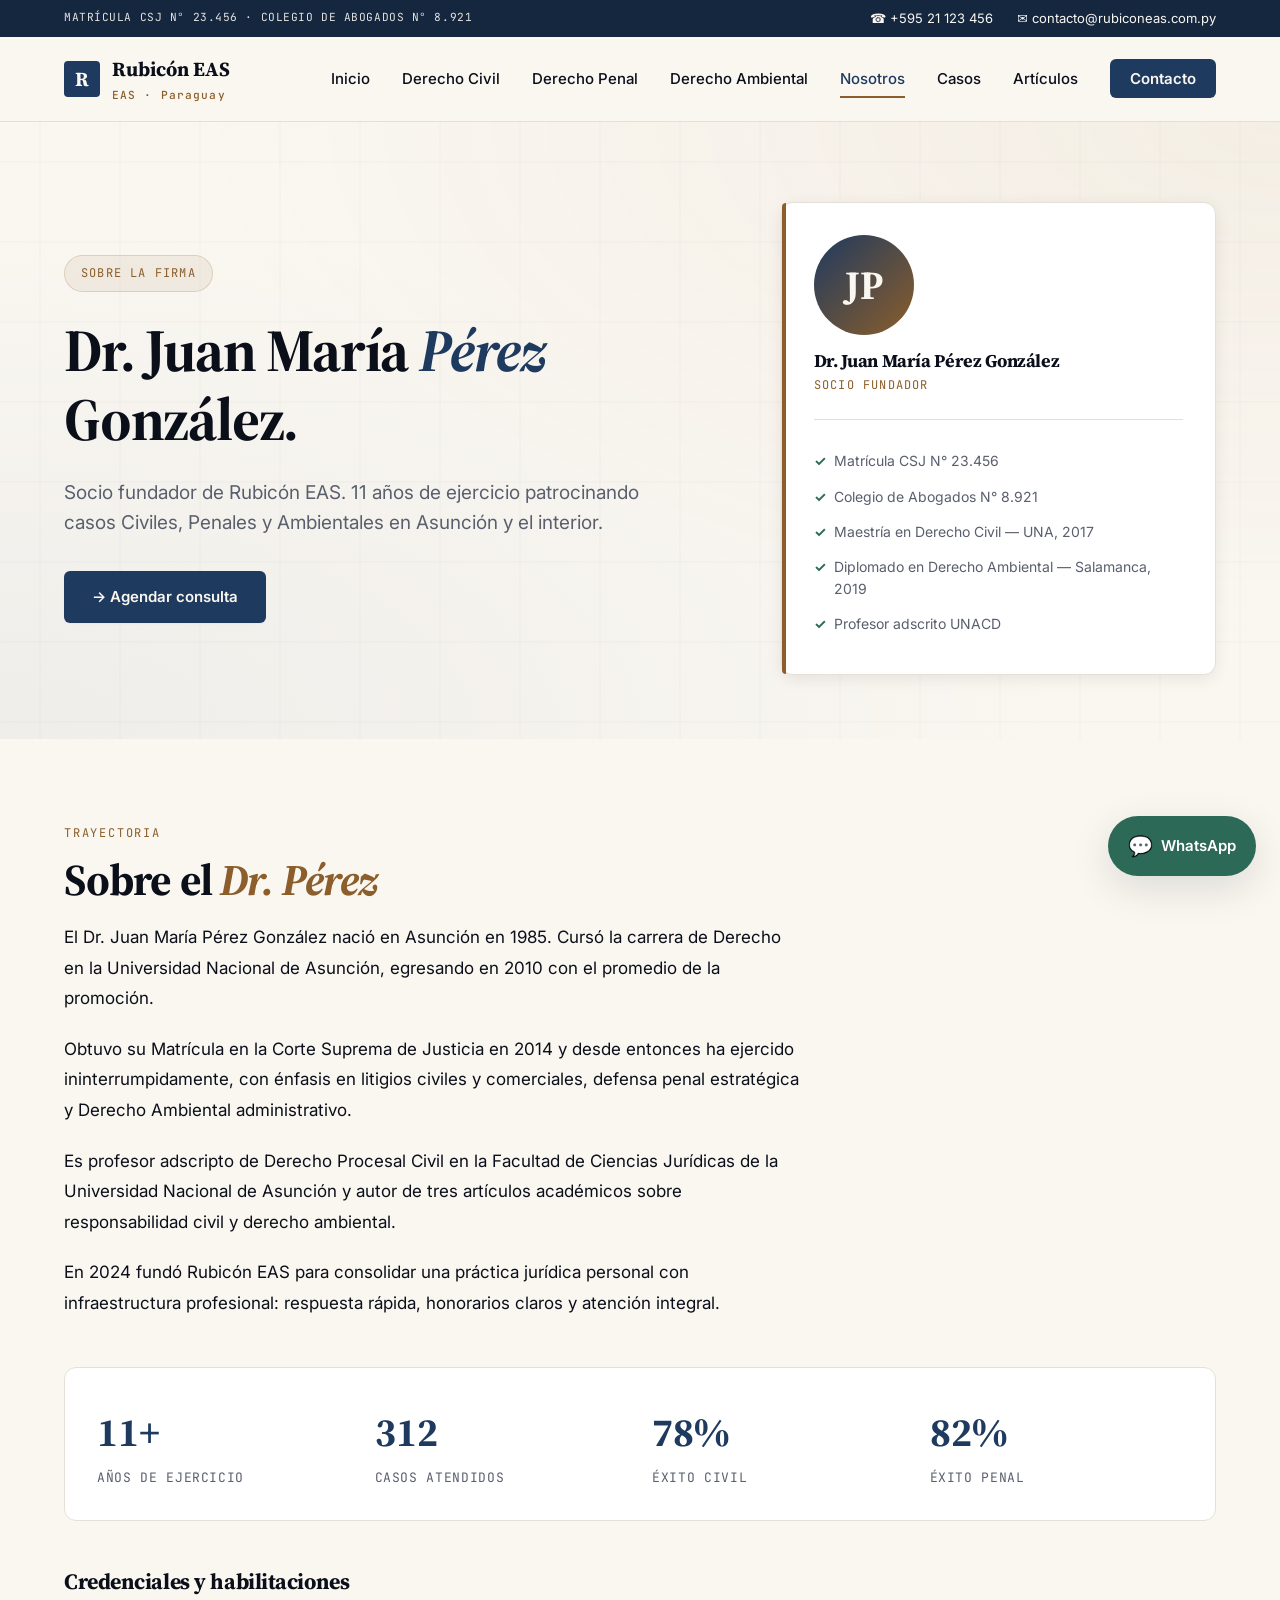
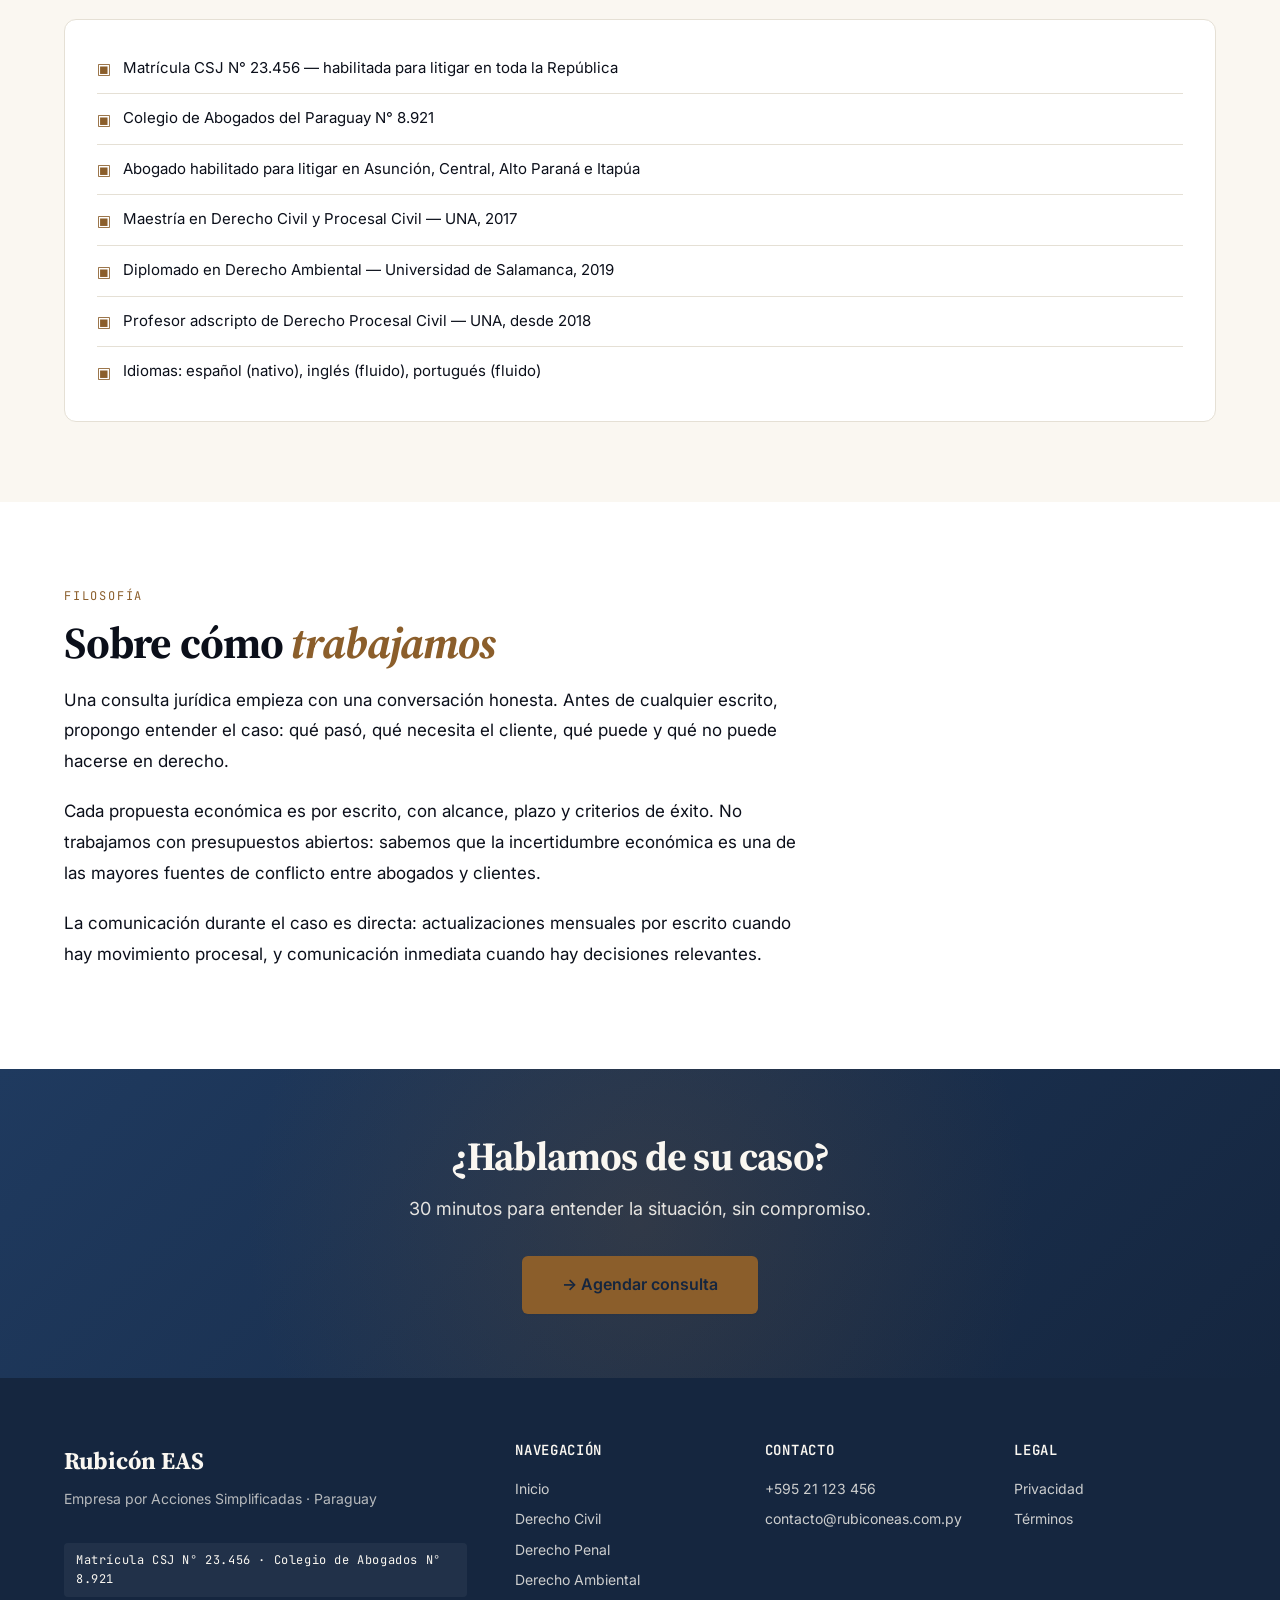
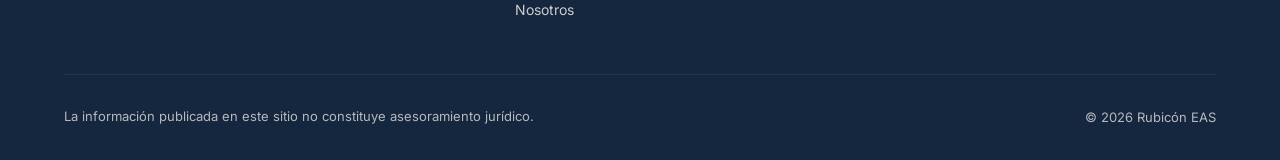
<file: sample/nosotros.html>
<!DOCTYPE html>
<html lang="es">
<head>
  <meta charset="UTF-8">
  <meta name="viewport" content="width=device-width,initial-scale=1">
  <title>Nosotros · Rubicón EAS · Dr. Juan María Pérez</title>
  <meta name="description" content="Perfil del Dr. Juan María Pérez, socio fundador de Rubicón EAS. 11 años de ejercicio, Matrícula CSJ 23.456, especializada en Civil, Penal y Ambiental.">
  <meta name="theme-color" content="#1F3A5F">
  <link rel="preconnect" href="https://fonts.googleapis.com">
  <link rel="preconnect" href="https://fonts.gstatic.com" crossorigin>
  <link href="https://fonts.googleapis.com/css2?family=Inter:wght@400;500;600;700&family=Source+Serif+4:ital,wght@0,400;0,600;0,700;1,400&family=JetBrains+Mono:wght@400;500&display=swap" rel="stylesheet">
  <link rel="stylesheet" href="assets/styles.css">
  <script type="application/ld+json">
  {
    "@context": "https://schema.org",
    "@type": "Person",
    "name": "Juan María Pérez González",
    "jobTitle": "Socio Fundador · Abogado",
    "worksFor": {
      "@type": "LegalService",
      "name": "Rubicón EAS"
    },
    "alumniOf": [
      {"@type": "EducationalOrganization", "name": "Universidad Nacional de Asunción"},
      {"@type": "EducationalOrganization", "name": "Universidad de Salamanca"}
    ],
    "knowsLanguage": ["es", "en", "pt"]
  }
  </script>
</head>
<body>
  <div class="topbar">
    <div class="container">
      <span class="badge">Matrícula CSJ N° 23.456 · Colegio de Abogados N° 8.921</span>
      <span class="contact-pill">
        <a class="pill" href="tel:+59521123456">☎ +595 21 123 456</a>
        <a class="pill" href="mailto:contacto@rubiconeas.com.py">✉ contacto@rubiconeas.com.py</a>
      </span>
    </div>
  </div>
  <header class="nav">
    <div class="nav-inner">
      <a href="index.html" class="logo">
        <span class="logo-mark">R</span>
        <span>
          <div>Rubicón EAS</div>
          <div class="eas">EAS · Paraguay</div>
        </span>
      </a>
      <button class="nav-toggle" aria-label="Menú"><span></span><span></span><span></span></button>
      <nav>
        <ul>
          <li><a href="index.html">Inicio</a></li>
          <li><a href="derecho-civil.html">Derecho Civil</a></li>
          <li><a href="derecho-penal.html">Derecho Penal</a></li>
          <li><a href="derecho-ambiental.html">Derecho Ambiental</a></li>
          <li><a href="nosotros.html" class="active">Nosotros</a></li>
          <li><a href="casos.html">Casos</a></li>
          <li><a href="blog.html">Artículos</a></li>
          <li><a href="contacto.html" class="nav-cta">Contacto</a></li>
        </ul>
      </nav>
    </div>
  </header>

  <section class="hero">
    <div class="container">
      <div class="hero-grid">
        <div>
          <span class="hero-badge">Sobre la firma</span>
          <h1>Dr. Juan María <span class="accent">Pérez</span> González.</h1>
          <p class="hero-sub">Socio fundador de Rubicón EAS. 11 años de ejercicio patrocinando casos Civiles, Penales y Ambientales en Asunción y el interior.</p>
          <div class="hero-cta">
            <a href="contacto.html" class="btn btn-primary">→ Agendar consulta</a>
          </div>
        </div>
        <div class="hero-card">
          <div class="avatar">JP</div>
          <h3>Dr. Juan María Pérez González</h3>
          <div class="role">Socio fundador</div>
          <ul class="credentials">
            <li>Matrícula CSJ N° 23.456</li>
            <li>Colegio de Abogados N° 8.921</li>
            <li>Maestría en Derecho Civil — UNA, 2017</li>
            <li>Diplomado en Derecho Ambiental — Salamanca, 2019</li>
            <li>Profesor adscrito UNACD</li>
          </ul>
        </div>
      </div>
    </div>
  </section>

  <section>
    <div class="container">
      <span class="eyebrow">Trayectoria</span>
      <h2>Sobre el <span class="accent">Dr. Pérez</span></h2>
      <div class="about-bio">
        <p>El Dr. Juan María Pérez González nació en Asunción en 1985. Cursó la carrera de Derecho en la Universidad Nacional de Asunción, egresando en 2010 con el promedio de la promoción.</p>
        <p>Obtuvo su Matrícula en la Corte Suprema de Justicia en 2014 y desde entonces ha ejercido ininterrumpidamente, con énfasis en litigios civiles y comerciales, defensa penal estratégica y Derecho Ambiental administrativo.</p>
        <p>Es profesor adscripto de Derecho Procesal Civil en la Facultad de Ciencias Jurídicas de la Universidad Nacional de Asunción y autor de tres artículos académicos sobre responsabilidad civil y derecho ambiental.</p>
        <p>En 2024 fundó Rubicón EAS para consolidar una práctica jurídica personal con infraestructura profesional: respuesta rápida, honorarios claros y atención integral.</p>
      </div>

      <div class="about-stats">
        <div class="stat"><div class="v">11+</div><div class="l">Años de ejercicio</div></div>
        <div class="stat"><div class="v">312</div><div class="l">Casos atendidos</div></div>
        <div class="stat"><div class="v">78%</div><div class="l">Éxito Civil</div></div>
        <div class="stat"><div class="v">82%</div><div class="l">Éxito Penal</div></div>
      </div>

      <h3 style="margin-top: 3rem;">Credenciales y habilitaciones</h3>
      <ul class="credentials-list">
        <li>Matrícula CSJ N° 23.456 — habilitada para litigar en toda la República</li>
        <li>Colegio de Abogados del Paraguay N° 8.921</li>
        <li>Abogado habilitado para litigar en Asunción, Central, Alto Paraná e Itapúa</li>
        <li>Maestría en Derecho Civil y Procesal Civil — UNA, 2017</li>
        <li>Diplomado en Derecho Ambiental — Universidad de Salamanca, 2019</li>
        <li>Profesor adscripto de Derecho Procesal Civil — UNA, desde 2018</li>
        <li>Idiomas: español (nativo), inglés (fluido), portugués (fluido)</li>
      </ul>
    </div>
  </section>

  <section style="background: var(--color-surface);">
    <div class="container">
      <span class="eyebrow">Filosofía</span>
      <h2>Sobre cómo <span class="accent">trabajamos</span></h2>
      <div class="about-bio">
        <p>Una consulta jurídica empieza con una conversación honesta. Antes de cualquier escrito, propongo entender el caso: qué pasó, qué necesita el cliente, qué puede y qué no puede hacerse en derecho.</p>
        <p>Cada propuesta económica es por escrito, con alcance, plazo y criterios de éxito. No trabajamos con presupuestos abiertos: sabemos que la incertidumbre económica es una de las mayores fuentes de conflicto entre abogados y clientes.</p>
        <p>La comunicación durante el caso es directa: actualizaciones mensuales por escrito cuando hay movimiento procesal, y comunicación inmediata cuando hay decisiones relevantes.</p>
      </div>
    </div>
  </section>

  <section class="cta-banner">
    <div class="container">
      <h2>¿Hablamos de su caso?</h2>
      <p>30 minutos para entender la situación, sin compromiso.</p>
      <a href="contacto.html" class="btn btn-primary">→ Agendar consulta</a>
    </div>
  </section>

  <footer>
    <div class="container">
      <div class="footer-grid">
        <div>
          <div class="footer-brand">Rubicón EAS</div>
          <div class="footer-sub">Empresa por Acciones Simplificadas · Paraguay</div>
          <div class="footer-mat">Matrícula CSJ N° 23.456 · Colegio de Abogados N° 8.921</div>
        </div>
        <div>
          <h4>Navegación</h4>
          <ul>
            <li><a href="index.html">Inicio</a></li>
            <li><a href="derecho-civil.html">Derecho Civil</a></li>
            <li><a href="derecho-penal.html">Derecho Penal</a></li>
            <li><a href="derecho-ambiental.html">Derecho Ambiental</a></li>
            <li><a href="nosotros.html">Nosotros</a></li>
          </ul>
        </div>
        <div>
          <h4>Contacto</h4>
          <ul>
            <li><a href="tel:+59521123456">+595 21 123 456</a></li>
            <li><a href="mailto:contacto@rubiconeas.com.py">contacto@rubiconeas.com.py</a></li>
          </ul>
        </div>
        <div>
          <h4>Legal</h4>
          <ul>
            <li><a href="#privacidad">Privacidad</a></li>
            <li><a href="#terminos">Términos</a></li>
          </ul>
        </div>
      </div>
      <div class="footer-bottom">
        <div class="disclaimer">La información publicada en este sitio no constituye asesoramiento jurídico.</div>
        <div>© 2026 Rubicón EAS</div>
      </div>
    </div>
  </footer>
  <a href="https://wa.me/595981234567?text=Hola%20Rubic%C3%B3n%20EAS%2C%20me%20interesar%C3%ADa%20una%20consulta." class="fab-whatsapp" target="_blank" rel="noopener">
    <span class="icon">💬</span><span>WhatsApp</span>
  </a>
  <script src="assets/schema.js"></script>
  <script src="assets/main.js"></script>
</body>
</html>
</file>
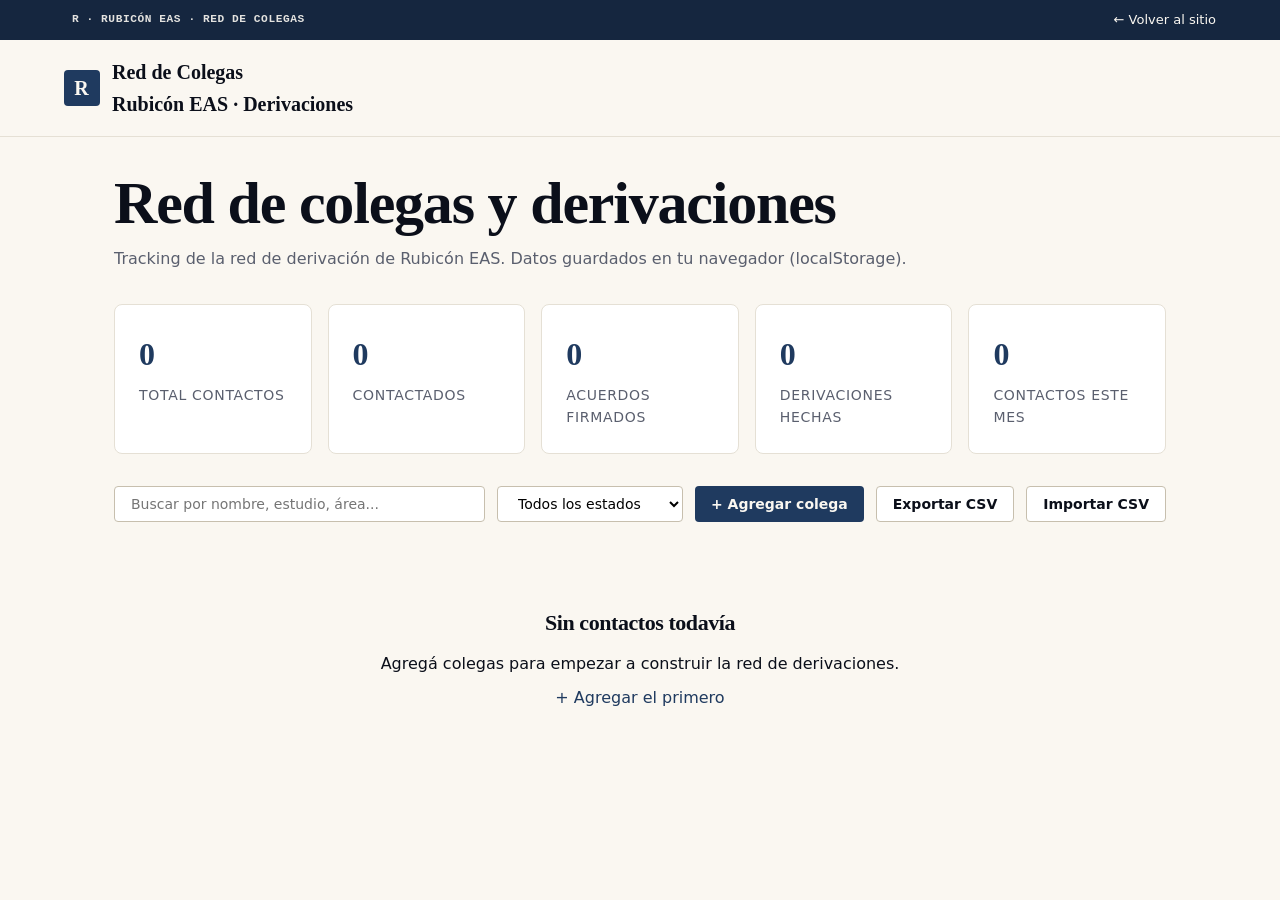
<file: sample/red-colegas.html>
<!DOCTYPE html>
<html lang="es">
<head>
  <meta charset="UTF-8">
  <meta name="viewport" content="width=device-width,initial-scale=1">
  <title>Red de Colegas — Rubicón EAS</title>
  <meta name="robots" content="noindex, nofollow">
  <link rel="stylesheet" href="assets/styles.css">
  <style>
    body { background: var(--color-bg); }
    .panel { max-width: 1100px; margin: 2rem auto; padding: 0 1.5rem; }
    .panel h1 { margin-bottom: 0.5rem; }
    .panel .sub { color: var(--color-muted); margin-bottom: 2rem; }
    .stats { display: grid; grid-template-columns: repeat(auto-fit, minmax(160px, 1fr)); gap: 1rem; margin-bottom: 2rem; }
    .stat-card { background: var(--color-surface); padding: 1.5rem; border-radius: 8px; border: 1px solid var(--color-border); }
    .stat-card .v { font-family: var(--font-serif); font-size: 2rem; font-weight: 700; color: var(--color-primary); }
    .stat-card .l { font-size: 0.875rem; color: var(--color-muted); text-transform: uppercase; letter-spacing: 0.05em; margin-top: 0.25rem; }
    .toolbar { display: flex; gap: 0.75rem; flex-wrap: wrap; margin-bottom: 1.5rem; }
    .toolbar button, .toolbar input, .toolbar select { padding: 0.5rem 1rem; border-radius: 4px; border: 1px solid var(--color-border-strong); background: var(--color-surface); font-family: inherit; font-size: 0.875rem; }
    .toolbar input { flex: 1; min-width: 200px; }
    .toolbar button { background: var(--color-primary); color: var(--color-bg); border: none; cursor: pointer; font-weight: 600; }
    .toolbar button.secondary { background: var(--color-surface); color: var(--color-text); border: 1px solid var(--color-border-strong); }
    table { width: 100%; border-collapse: collapse; background: var(--color-surface); border: 1px solid var(--color-border); border-radius: 8px; overflow: hidden; }
    th { background: var(--color-primary); color: white; padding: 0.75rem 1rem; text-align: left; font-size: 0.875rem; font-weight: 600; }
    td { padding: 0.75rem 1rem; border-top: 1px solid var(--color-border); font-size: 0.875rem; }
    tr:hover { background: rgba(31, 58, 95, 0.04); }
    .badge { display: inline-block; padding: 0.2rem 0.5rem; border-radius: 999px; font-size: 0.75rem; font-weight: 600; }
    .badge.no-contactado { background: rgba(148, 163, 184, 0.2); color: #475569; }
    .badge.contactado { background: rgba(234, 179, 8, 0.2); color: #92400e; }
    .badge.reunion { background: rgba(59, 130, 246, 0.2); color: #1e40af; }
    .badge.acuerdo { background: rgba(45, 105, 87, 0.2); color: var(--color-success); }
    .badge.inactivo { background: rgba(220, 38, 38, 0.1); color: #dc2626; }
    .calif { color: var(--color-accent); }
    .empty { text-align: center; padding: 4rem 1rem; color: var(--color-muted); }
    .empty h3 { font-family: var(--font-serif); margin-bottom: 1rem; color: var(--color-text); }
    dialog { padding: 0; border: none; border-radius: 8px; max-width: 500px; }
    dialog::backdrop { background: rgba(0, 0, 0, 0.4); }
    .modal-body { padding: 1.5rem; }
    .modal-body h3 { margin-bottom: 1rem; font-family: var(--font-serif); }
    .form-group { margin-bottom: 1rem; }
    .form-group label { display: block; font-size: 0.8125rem; font-weight: 600; margin-bottom: 0.25rem; color: var(--color-text); }
    .form-group input, .form-group select, .form-group textarea { width: 100%; padding: 0.5rem; border: 1px solid var(--color-border-strong); border-radius: 4px; font-family: inherit; font-size: 0.875rem; }
    .form-group textarea { min-height: 60px; }
    .modal-actions { display: flex; gap: 0.5rem; justify-content: flex-end; margin-top: 1.5rem; }
    .modal-actions button { padding: 0.5rem 1rem; border: none; border-radius: 4px; cursor: pointer; font-weight: 600; font-size: 0.875rem; }
    .modal-actions .save { background: var(--color-primary); color: white; }
    .modal-actions .cancel { background: var(--color-surface); color: var(--color-text); border: 1px solid var(--color-border-strong); }
  </style>
</head>
<body>
  <header class="topbar">
    <div class="container">
      <span class="badge">R · Rubicón EAS · Red de Colegas</span>
      <span class="contact-pill">
        <a class="pill" href="https://rubiconeas.paragu-ai.com/">← Volver al sitio</a>
      </span>
    </div>
  </header>

  <header class="nav">
    <div class="nav-inner">
      <a href="/red-colegas.html" class="logo">
        <span class="logo-mark">R</span>
        <span>
          <div>Red de Colegas</div>
          <div class="city">Rubicón EAS · Derivaciones</div>
        </span>
      </a>
    </div>
  </header>

  <main class="panel">
    <h1>Red de colegas y derivaciones</h1>
    <p class="sub">Tracking de la red de derivación de Rubicón EAS. Datos guardados en tu navegador (localStorage).</p>

    <div class="stats">
      <div class="stat-card"><div class="v" id="stat-total">0</div><div class="l">Total contactos</div></div>
      <div class="stat-card"><div class="v" id="stat-contactados">0</div><div class="l">Contactados</div></div>
      <div class="stat-card"><div class="v" id="stat-acuerdos">0</div><div class="l">Acuerdos firmados</div></div>
      <div class="stat-card"><div class="v" id="stat-derivaciones">0</div><div class="l">Derivaciones hechas</div></div>
      <div class="stat-card"><div class="v" id="stat-este-mes">0</div><div class="l">Contactos este mes</div></div>
    </div>

    <div class="toolbar">
      <input type="text" id="search" placeholder="Buscar por nombre, estudio, área..." oninput="render()">
      <select id="filter-estado" onchange="render()">
        <option value="">Todos los estados</option>
        <option value="no-contactado">No contactado</option>
        <option value="contactado">Contactado</option>
        <option value="reunion">Reunión agendada</option>
        <option value="acuerdo">Acuerdo firmado</option>
        <option value="inactivo">Inactivo</option>
      </select>
      <button onclick="openAddModal()">+ Agregar colega</button>
      <button class="secondary" onclick="exportData()">Exportar CSV</button>
      <button class="secondary" onclick="importData()">Importar CSV</button>
    </div>

    <table id="tabla">
      <thead>
        <tr>
          <th>Nombre</th>
          <th>Estudio</th>
          <th>Área</th>
          <th>Estado</th>
          <th>Último contacto</th>
          <th>Calif</th>
          <th>Acciones</th>
        </tr>
      </thead>
      <tbody></tbody>
    </table>
    <div class="empty" id="empty" style="display:none">
      <h3>Sin contactos todavía</h3>
      <p>Agregá colegas para empezar a construir la red de derivaciones.</p>
      <p style="margin-top: 0.5rem;"><a href="#" onclick="openAddModal(); return false;">+ Agregar el primero</a></p>
    </div>
  </main>

  <dialog id="modal">
    <div class="modal-body">
      <h3 id="modal-title">Agregar colega</h3>
      <form id="form-colega">
        <input type="hidden" name="id">
        <div class="form-group">
          <label>Nombre completo *</label>
          <input name="nombre" required>
        </div>
        <div class="form-group">
          <label>Estudio</label>
          <input name="estudio">
        </div>
        <div class="form-group">
          <label>Área principal</label>
          <select name="area_principal">
            <option value="civil">Civil</option>
            <option value="penal">Penal</option>
            <option value="ambiental">Ambiental</option>
            <option value="laboral">Laboral</option>
            <option value="familia">Familia</option>
            <option value="comercial">Comercial</option>
            <option value="otro">Otro</option>
          </select>
        </div>
        <div class="form-group">
          <label>Teléfono / WhatsApp</label>
          <input name="telefono">
        </div>
        <div class="form-group">
          <label>Estado</label>
          <select name="estado">
            <option value="no-contactado">No contactado</option>
            <option value="contactado">Contactado</option>
            <option value="reunion">Reunión agendada</option>
            <option value="acuerdo">Acuerdo firmado</option>
            <option value="inactivo">Inactivo</option>
          </select>
        </div>
        <div class="form-group">
          <label>Calificación (1-5 ★)</label>
          <select name="calificacion">
            <option value="1">1</option>
            <option value="2">2</option>
            <option value="3" selected>3</option>
            <option value="4">4</option>
            <option value="5">5</option>
          </select>
        </div>
        <div class="form-group">
          <label>Fuente</label>
          <select name="fuente">
            <option value="manual">Manual</option>
            <option value="google-maps">Google Maps</option>
            <option value="colegio">Colegio Abogados</option>
            <option value="referido">Referido por colega</option>
            <option value="linkedin">LinkedIn</option>
          </select>
        </div>
        <div class="form-group">
          <label>Notas</label>
          <textarea name="notas"></textarea>
        </div>
        <div class="modal-actions">
          <button type="button" class="cancel" onclick="closeModal()">Cancelar</button>
          <button type="submit" class="save">Guardar</button>
        </div>
      </form>
    </div>
  </dialog>

  <script>
  (function() {
    'use strict';

    var STORAGE_KEY = 'rubiconeas-red-colegas';

    function loadData() {
      try {
        var raw = localStorage.getItem(STORAGE_KEY);
        return raw ? JSON.parse(raw) : [];
      } catch (e) {
        return [];
      }
    }

    function saveData(data) {
      localStorage.setItem(STORAGE_KEY, JSON.stringify(data));
    }

    function escape(s) {
      if (s == null) return '';
      return String(s).replace(/[<>&"']/g, function (c) {
        return { '<': '&lt;', '>': '&gt;', '&': '&amp;', '"': '&quot;', "'": '&#39;' }[c];
      });
    }

    function fmtDate(iso) {
      if (!iso) return '—';
      return new Date(iso).toLocaleDateString('es-PY');
    }

    function calcStars(n) {
      var s = '';
      for (var i = 0; i < 5; i++) s += i < parseInt(n, 10) ? '★' : '☆';
      return s;
    }

    function updateStats() {
      var data = loadData();
      var total = data.length;
      var contactados = data.filter(function(d) { return d.estado !== 'no-contactado'; }).length;
      var acuerdos = data.filter(function(d) { return d.estado === 'acuerdo'; }).length;
      var now = new Date();
      var thisMonth = now.getFullYear() + '-' + String(now.getMonth() + 1).padStart(2, '0');
      var esteMes = data.filter(function(d) { return d.fecha_ultimo_contacto && d.fecha_ultimo_contacto.indexOf(thisMonth) === 0; }).length;
      var derivaciones = data.reduce(function(s, d) { return s + (parseInt(d.derivaciones_count) || 0); }, 0);
      document.getElementById('stat-total').textContent = total;
      document.getElementById('stat-contactados').textContent = contactados;
      document.getElementById('stat-acuerdos').textContent = acuerdos;
      document.getElementById('stat-derivaciones').textContent = derivaciones;
      document.getElementById('stat-este-mes').textContent = esteMes;
    }

    function render() {
      var data = loadData();
      var search = (document.getElementById('search').value || '').toLowerCase();
      var estado = document.getElementById('filter-estado').value;
      var filtered = data.filter(function(d) {
        if (search) {
          var haystack = (d.nombre + ' ' + (d.estudio || '') + ' ' + (d.area_principal || '')).toLowerCase();
          if (haystack.indexOf(search) === -1) return false;
        }
        if (estado && d.estado !== estado) return false;
        return true;
      });
      var tbody = document.querySelector('#tabla tbody');
      tbody.innerHTML = '';
      document.getElementById('empty').style.display = filtered.length === 0 ? 'block' : 'none';
      document.getElementById('tabla').style.display = filtered.length === 0 ? 'none' : 'table';
      filtered.forEach(function(d) {
        var row = document.createElement('tr');
        row.innerHTML =
          '<td><strong>' + escape(d.nombre) + '</strong></td>' +
          '<td>' + escape(d.estudio || '—') + '</td>' +
          '<td>' + escape(d.area_principal || '—') + '</td>' +
          '<td><span class="badge ' + escape(d.estado) + '">' + escape(d.estado) + '</span></td>' +
          '<td>' + fmtDate(d.fecha_ultimo_contacto) + '</td>' +
          '<td class="calif">' + calcStars(d.calificacion) + '</td>' +
          '<td>' +
            '<button onclick="editEntry(\'' + d.id + '\')" style="border:none;background:none;color:var(--color-primary);cursor:pointer">Editar</button> · ' +
            '<button onclick="deleteEntry(\'' + d.id + '\')" style="border:none;background:none;color:#dc2626;cursor:pointer">Eliminar</button>' +
          '</td>';
        tbody.appendChild(row);
      });
      updateStats();
    }

    window.openAddModal = function() {
      document.getElementById('modal-title').textContent = 'Agregar colega';
      var form = document.getElementById('form-colega');
      form.reset();
      form.id.value = '';
      document.getElementById('modal').showModal();
    };

    window.closeModal = function() {
      document.getElementById('modal').close();
    };

    window.editEntry = function(id) {
      var data = loadData();
      var entry = data.find(function(d) { return d.id === id; });
      if (!entry) return;
      document.getElementById('modal-title').textContent = 'Editar colega';
      var form = document.getElementById('form-colega');
      Object.keys(entry).forEach(function(k) {
        if (form[k]) form[k].value = entry[k] || '';
      });
      document.getElementById('modal').showModal();
    };

    window.deleteEntry = function(id) {
      if (!confirm('¿Eliminar este colega?')) return;
      var data = loadData();
      data = data.filter(function(d) { return d.id !== id; });
      saveData(data);
      render();
    };

    document.getElementById('form-colega').addEventListener('submit', function(e) {
      e.preventDefault();
      var form = e.target;
      var data = loadData();
      var entry = {
        id: form.id.value || ('colega-' + Date.now() + '-' + Math.random().toString(36).slice(2, 6)),
        nombre: form.nombre.value,
        estudio: form.estudio.value,
        area_principal: form.area_principal.value,
        telefono: form.telefono.value,
        estado: form.estado.value,
        calificacion: form.calificacion.value,
        fuente: form.fuente.value,
        notas: form.notas.value,
        fecha_ultimo_contacto: '',
        derivaciones_count: '0',
      };
      var existing = data.find(function(d) { return d.id === entry.id; });
      if (existing) {
        entry.fecha_ultimo_contacto = existing.fecha_ultimo_contacto;
        entry.derivaciones_count = existing.derivaciones_count;
        data = data.map(function(d) { return d.id === entry.id ? entry : d; });
      } else {
        data.push(entry);
      }
      saveData(data);
      closeModal();
      render();
    });

    window.exportData = function() {
      var data = loadData();
      var csv = 'nombre,estudio,area_principal,telefono,estado,calificacion,fuente,notas,fecha_ultimo_contacto,derivaciones_count\n';
      data.forEach(function(d) {
        csv += [d.nombre, d.estudio, d.area_principal, d.telefono, d.estado, d.calificacion, d.fuente, d.notas, d.fecha_ultimo_contacto, d.derivaciones_count]
          .map(function(v) { return '"' + String(v || '').replace(/"/g, '""') + '"'; })
          .join(',') + '\n';
      });
      var blob = new Blob([csv], { type: 'text/csv' });
      var url = URL.createObjectURL(blob);
      var a = document.createElement('a');
      a.href = url;
      a.download = 'rubiconeas-colegas-' + new Date().toISOString().slice(0, 10) + '.csv';
      a.click();
      URL.revokeObjectURL(url);
    };

    window.importData = function() {
      var input = document.createElement('input');
      input.type = 'file';
      input.accept = '.csv';
      input.onchange = function(e) {
        var file = e.target.files[0];
        if (!file) return;
        var reader = new FileReader();
        reader.onload = function(ev) {
          var lines = ev.target.result.split('\n').slice(1);
          var data = loadData();
          lines.forEach(function(line) {
            if (!line.trim()) return;
            var parts = line.split(',');
            data.push({
              id: 'colega-import-' + Date.now() + '-' + Math.random().toString(36).slice(2, 6),
              nombre: parts[0] || '',
              estudio: parts[1] || '',
              area_principal: parts[2] || '',
              telefono: parts[3] || '',
              estado: parts[4] || 'no-contactado',
              calificacion: parts[5] || '3',
              fuente: parts[6] || 'import',
              notas: parts[7] || '',
              fecha_ultimo_contacto: parts[8] || '',
              derivaciones_count: parts[9] || '0',
            });
          });
          saveData(data);
          render();
          alert('Importados ' + lines.length + ' colegas');
        };
        reader.readAsText(file);
      };
      input.click();
    };

    render();
  })();
  </script>
</body>
</html>
</file>
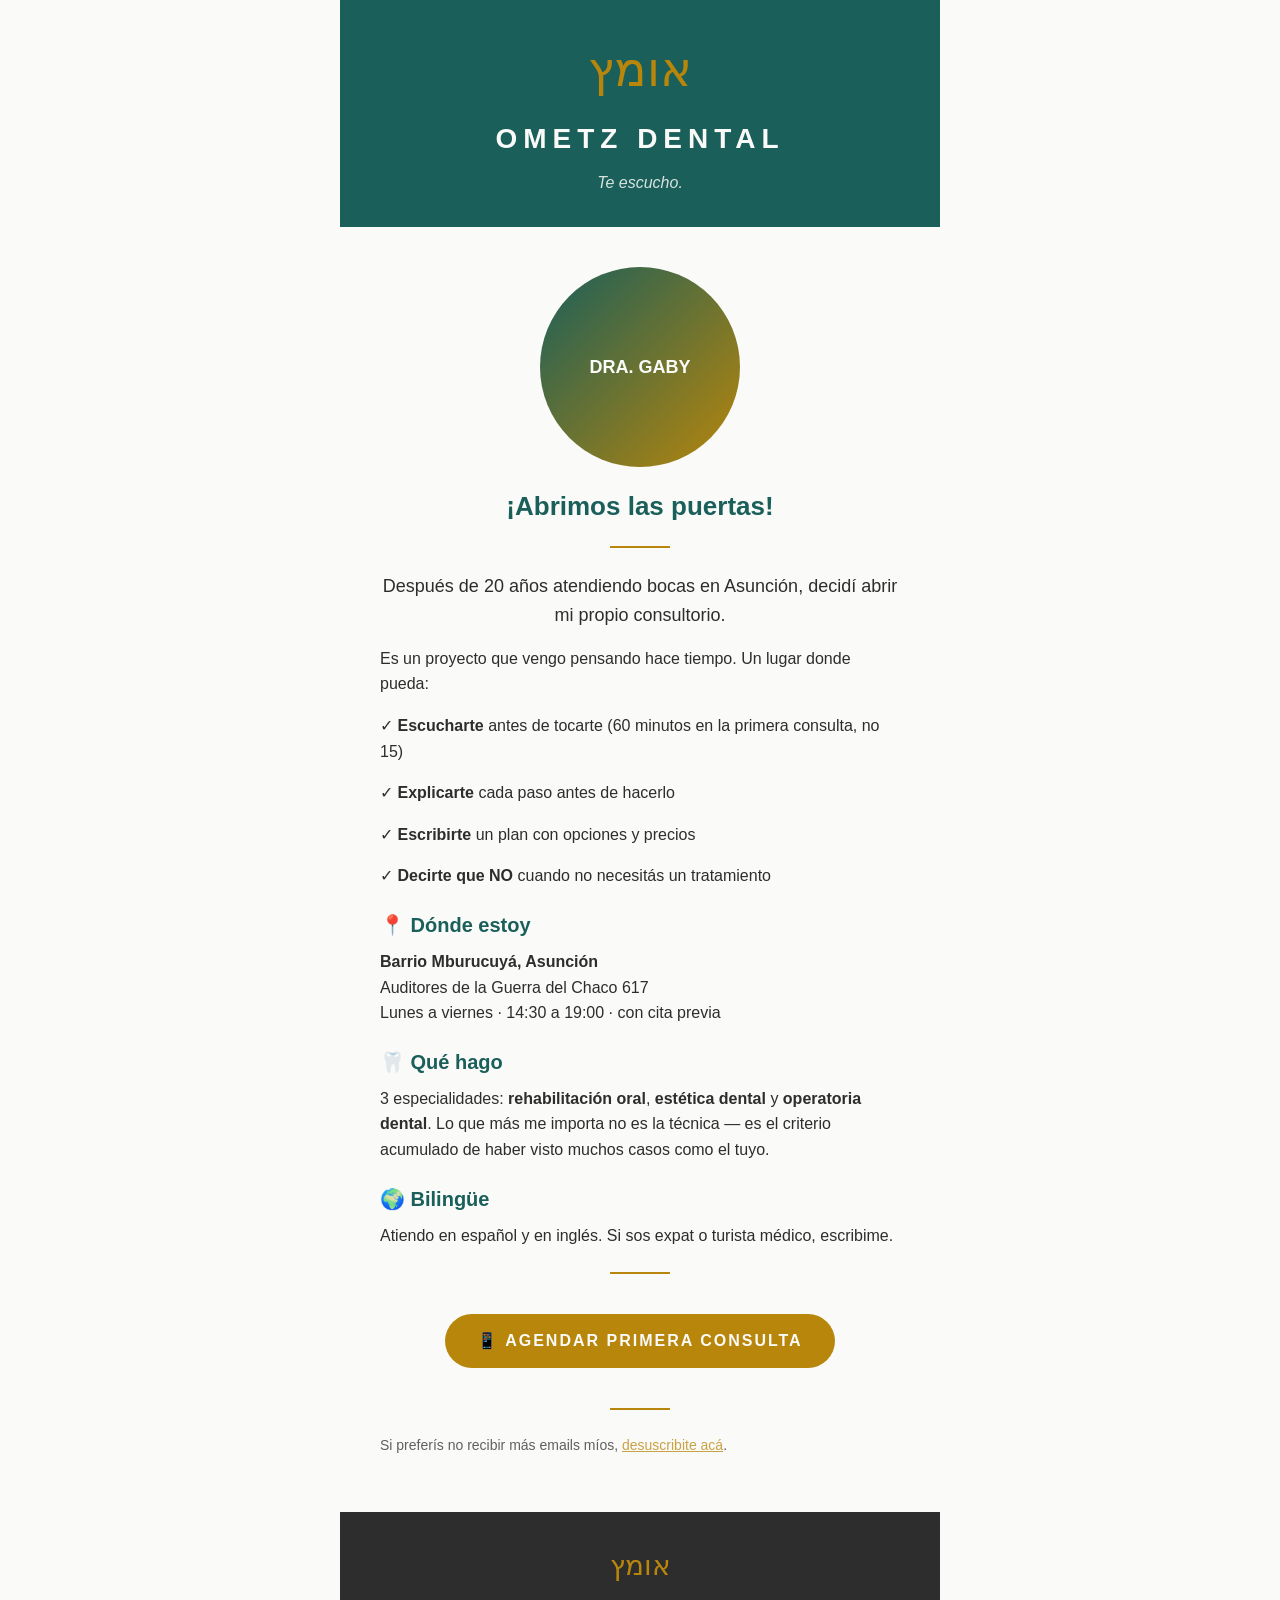
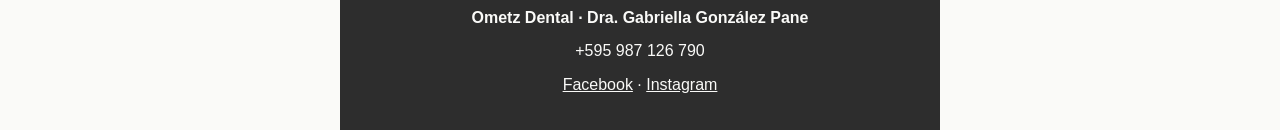
<file: marketing/ometz-reference/06_MARKETING__html-templates__newsletter-julio-2026-apertura.html>
<!DOCTYPE html>
<html lang="es">
<head>
  <meta charset="utf-8">
  <meta name="viewport" content="width=device-width,initial-scale=1">
  <title>Newsletter Julio 2026 — Apertura Ometz Dental</title>
  <style type="text/css">
    body { margin: 0; padding: 0; font-family: 'Montserrat', Helvetica, Arial, sans-serif; background: #FAFAF8; color: #2D2D2D; }
    .container { max-width: 600px; margin: 0 auto; background: #FAFAF8; }
    .header { background: #1A5F5A; padding: 32px; text-align: center; }
    .aleph { color: #B8860B; font-size: 48px; margin: 0; }
    .brand { color: #FAFAF8; font-size: 28px; font-weight: 700; letter-spacing: 6px; margin: 8px 0 0; }
    .tagline { color: #FAFAF8; font-size: 16px; font-style: italic; margin: 8px 0 0; opacity: 0.85; }
    .content { padding: 40px; }
    h2 { color: #1A5F5A; font-size: 26px; font-weight: 700; margin: 0 0 16px; text-align: center; }
    h3 { color: #1A5F5A; font-size: 20px; font-weight: 600; margin: 24px 0 12px; }
    p { font-size: 16px; line-height: 1.6; margin: 0 0 16px; }
    .divider { border: none; border-top: 2px solid #B8860B; width: 60px; margin: 24px auto; }
    .cta-button { display: inline-block; background: #B8860B; color: #FAFAF8 !important; font-size: 16px; font-weight: 700; letter-spacing: 2px; padding: 14px 32px; border-radius: 32px; text-decoration: none; margin: 16px 0; }
    .footer { background: #2D2D2D; color: #FAFAF8; padding: 32px; text-align: center; font-size: 12px; }
    .footer a { color: #FAFAF8; }
    .gaby-photo { width: 200px; height: 200px; border-radius: 50%; background: linear-gradient(135deg, #1A5F5A 0%, #B8860B 100%); margin: 0 auto 24px; display: flex; align-items: center; justify-content: center; color: #FAFAF8; font-size: 18px; font-weight: 600; }
  </style>
</head>
<body>
  <div class="container">
    <div class="header">
      <p class="aleph">אומץ</p>
      <p class="brand">OMETZ DENTAL</p>
      <p class="tagline">Te escucho.</p>
    </div>

    <div class="content">
      <div class="gaby-photo">DRA. GABY</div>

      <h2>¡Abrimos las puertas!</h2>
      <hr class="divider">
      <p style="text-align: center; font-size: 18px;">Después de 20 años atendiendo bocas en Asunción, decidí abrir mi propio consultorio.</p>

      <p>Es un proyecto que vengo pensando hace tiempo. Un lugar donde pueda:</p>
      <p>✓ <strong>Escucharte</strong> antes de tocarte (60 minutos en la primera consulta, no 15)</p>
      <p>✓ <strong>Explicarte</strong> cada paso antes de hacerlo</p>
      <p>✓ <strong>Escribirte</strong> un plan con opciones y precios</p>
      <p>✓ <strong>Decirte que NO</strong> cuando no necesitás un tratamiento</p>

      <h3>📍 Dónde estoy</h3>
      <p><strong>Barrio Mburucuyá, Asunción</strong><br>
      Auditores de la Guerra del Chaco 617<br>
      Lunes a viernes · 14:30 a 19:00 · con cita previa</p>

      <h3>🦷 Qué hago</h3>
      <p>3 especialidades: <strong>rehabilitación oral</strong>, <strong>estética dental</strong> y <strong>operatoria dental</strong>. Lo que más me importa no es la técnica — es el criterio acumulado de haber visto muchos casos como el tuyo.</p>

      <h3>🌍 Bilingüe</h3>
      <p>Atiendo en español y en inglés. Si sos expat o turista médico, escribime.</p>

      <hr class="divider">
      <p style="text-align: center;">
        <a href="https://wa.me/595987126790?text=Hola%20Dra.%20Gaby%2C%20reci%C3%A9n%20recib%C3%AD%20el%20newsletter%20y%20quiero%20agendar" class="cta-button">📱 AGENDAR PRIMERA CONSULTA</a>
      </p>

      <hr class="divider">
      <p style="font-size: 14px; opacity: 0.75;">Si preferís no recibir más emails míos, <a href="{{UNSUBSCRIBE}}" style="color: #B8860B;">desuscribite acá</a>.</p>
    </div>

    <div class="footer">
      <p style="color: #B8860B; font-size: 28px; margin: 0 0 16px;">אומץ</p>
      <p style="margin: 0 0 8px;"><strong>Ometz Dental · Dra. Gabriella González Pane</strong></p>
      <p style="margin: 0 0 8px;">+595 987 126 790</p>
      <p style="margin: 0;">
        <a href="https://facebook.com/ometsdental">Facebook</a> ·
        <a href="https://instagram.com/ometsdental">Instagram</a>
      </p>
    </div>
  </div>
</body>
</html>
</file>
<file: sample/assets/styles.css>
/* Rubicón EAS — Sample Website Styles
   Color palette: navy authority + bronze gravity + parchment warmth */
:root {
  --color-bg: #FAF7F1;
  --color-surface: #FFFFFF;
  --color-text: #0B0F1A;
  --color-muted: #5A5F6E;
  --color-primary: #1F3A5F;
  --color-primary-dark: #15263F;
  --color-accent: #8B5E2B;
  --color-accent-light: #B17F4C;
  --color-success: #2D6957;
  --color-border: #E5E0D5;
  --color-border-strong: #C7BFAE;
  --font-serif: 'Source Serif 4', 'Playfair Display', Georgia, serif;
  --font-sans: 'Inter', -apple-system, BlinkMacSystemFont, system-ui, sans-serif;
  --font-mono: 'JetBrains Mono', 'Courier New', monospace;
  --radius: 6px;
  --radius-lg: 12px;
  --shadow-sm: 0 1px 2px rgba(11, 15, 26, 0.04);
  --shadow: 0 4px 16px rgba(11, 15, 26, 0.08);
  --shadow-lg: 0 12px 40px rgba(11, 15, 26, 0.12);
  --container: 1200px;
}

* { margin: 0; padding: 0; box-sizing: border-box; }
html { scroll-behavior: smooth; }
body {
  font-family: var(--font-sans);
  background: var(--color-bg);
  color: var(--color-text);
  line-height: 1.6;
  -webkit-font-smoothing: antialiased;
  -moz-osx-font-smoothing: grayscale;
  font-feature-settings: "kern", "liga";
}

h1, h2, h3, h4, h5 {
  font-family: var(--font-serif);
  font-weight: 700;
  line-height: 1.15;
  letter-spacing: -0.02em;
  color: var(--color-text);
}

h1 { font-size: clamp(2.25rem, 5vw, 3.75rem); }
h2 { font-size: clamp(1.875rem, 4vw, 2.75rem); margin-bottom: 1rem; }
h3 { font-size: 1.375rem; margin-bottom: 0.5rem; }
h4 { font-size: 1.125rem; margin-bottom: 0.5rem; }

p { color: var(--color-text); }

a { color: var(--color-primary); text-decoration: none; transition: color 0.2s; }
a:hover { color: var(--color-accent); }

.container { max-width: var(--container); margin: 0 auto; padding: 0 1.5rem; }

/* Top bar */
.topbar {
  background: var(--color-primary-dark);
  color: var(--color-bg);
  font-size: 0.8125rem;
  padding: 0.5rem 0;
}
.topbar .container {
  display: flex;
  justify-content: space-between;
  align-items: center;
  flex-wrap: wrap;
  gap: 1rem;
}
.topbar a { color: var(--color-bg); }
.topbar a:hover { color: var(--color-accent-light); }
.topbar .contact-pill { display: flex; gap: 1.5rem; align-items: center; flex-wrap: wrap; }
.topbar .pill { display: inline-flex; align-items: center; gap: 0.4rem; }
.topbar .badge {
  font-family: var(--font-mono);
  font-size: 0.7rem;
  letter-spacing: 0.05em;
  text-transform: uppercase;
  opacity: 0.9;
}

/* Navigation */
header.nav {
  position: sticky;
  top: 0;
  background: rgba(250, 247, 241, 0.95);
  backdrop-filter: blur(12px);
  -webkit-backdrop-filter: blur(12px);
  border-bottom: 1px solid var(--color-border);
  z-index: 50;
}
.nav-inner {
  display: flex;
  justify-content: space-between;
  align-items: center;
  padding: 1rem 1.5rem;
  max-width: var(--container);
  margin: 0 auto;
}
.logo {
  display: flex;
  align-items: center;
  gap: 0.75rem;
  font-family: var(--font-serif);
  font-weight: 700;
  font-size: 1.25rem;
  color: var(--color-text);
}
.logo-mark {
  width: 36px;
  height: 36px;
  background: var(--color-primary);
  color: var(--color-bg);
  display: flex;
  align-items: center;
  justify-content: center;
  font-weight: 700;
  border-radius: 4px;
  font-family: var(--font-serif);
  letter-spacing: 0.05em;
}
.logo .eas {
  font-size: 0.7rem;
  font-family: var(--font-mono);
  color: var(--color-accent);
  letter-spacing: 0.1em;
  margin-top: 0.15rem;
  font-weight: 500;
}
nav ul {
  display: flex;
  list-style: none;
  gap: 2rem;
  align-items: center;
}
nav a {
  color: var(--color-text);
  font-size: 0.9375rem;
  font-weight: 500;
  padding: 0.5rem 0;
  border-bottom: 2px solid transparent;
  transition: all 0.2s;
}
nav a:hover, nav a.active {
  color: var(--color-primary);
  border-bottom-color: var(--color-accent);
}
.nav-cta {
  background: var(--color-primary);
  color: var(--color-bg) !important;
  padding: 0.625rem 1.25rem !important;
  border-radius: var(--radius);
  border-bottom: none !important;
  font-weight: 600;
}
.nav-cta:hover { background: var(--color-primary-dark); }

/* Mobile menu */
.nav-toggle { display: none; background: none; border: none; cursor: pointer; padding: 0.5rem; }
.nav-toggle span { display: block; width: 24px; height: 2px; background: var(--color-text); margin: 5px 0; transition: 0.3s; }
@media (max-width: 900px) {
  nav ul { display: none; position: absolute; top: 100%; left: 0; right: 0; background: var(--color-surface); flex-direction: column; padding: 1.5rem; border-bottom: 1px solid var(--color-border); gap: 1rem; }
  nav ul.open { display: flex; }
  .nav-toggle { display: block; }
}

/* Hero */
.hero {
  padding: 5rem 0 4rem;
  background: radial-gradient(ellipse at top right, rgba(177, 127, 76, 0.08), transparent 60%),
              radial-gradient(ellipse at bottom left, rgba(31, 58, 95, 0.05), transparent 60%);
  position: relative;
  overflow: hidden;
}
.hero::before {
  content: '';
  position: absolute;
  inset: 0;
  background: url("data:image/svg+xml,%3Csvg width='80' height='80' xmlns='http://www.w3.org/2000/svg'%3E%3Cpath d='M0 0h80v80H0z' fill='none'/%3E%3Cpath d='M40 0v80M0 40h80' stroke='rgba(31,58,95,0.04)'/%3E%3C/svg%3E");
  pointer-events: none;
}
.hero .container { position: relative; z-index: 1; }
.hero-grid {
  display: grid;
  grid-template-columns: 1.5fr 1fr;
  gap: 4rem;
  align-items: center;
}
@media (max-width: 900px) { .hero-grid { grid-template-columns: 1fr; gap: 3rem; } }

.hero-badge {
  display: inline-flex;
  align-items: center;
  gap: 0.5rem;
  font-family: var(--font-mono);
  font-size: 0.75rem;
  letter-spacing: 0.1em;
  text-transform: uppercase;
  color: var(--color-accent);
  margin-bottom: 1.5rem;
  padding: 0.5rem 1rem;
  background: rgba(139, 94, 43, 0.08);
  border: 1px solid rgba(139, 94, 43, 0.2);
  border-radius: 999px;
}
.hero h1 {
  margin-bottom: 1.5rem;
  color: var(--color-text);
}
.hero h1 .accent { color: var(--color-primary); font-style: italic; }
.hero-sub {
  font-size: 1.1875rem;
  color: var(--color-muted);
  margin-bottom: 2rem;
  max-width: 580px;
}
.hero-cta { display: flex; gap: 1rem; flex-wrap: wrap; }
.btn {
  display: inline-flex;
  align-items: center;
  gap: 0.5rem;
  padding: 0.875rem 1.75rem;
  border-radius: var(--radius);
  font-weight: 600;
  font-size: 0.9375rem;
  cursor: pointer;
  border: none;
  text-decoration: none;
  transition: all 0.2s;
  font-family: inherit;
}
.btn-primary {
  background: var(--color-primary);
  color: var(--color-bg);
  box-shadow: var(--shadow-sm);
}
.btn-primary:hover {
  background: var(--color-primary-dark);
  color: var(--color-bg);
  transform: translateY(-1px);
  box-shadow: var(--shadow);
}
.btn-accent {
  background: var(--color-accent);
  color: var(--color-bg);
}
.btn-accent:hover {
  background: var(--color-accent-light);
  color: var(--color-bg);
}
.btn-secondary {
  background: transparent;
  color: var(--color-primary);
  border: 1px solid var(--color-border-strong);
}
.btn-secondary:hover {
  background: var(--color-surface);
  border-color: var(--color-primary);
}
.hero-trust {
  margin-top: 2rem;
  font-family: var(--font-mono);
  font-size: 0.875rem;
  color: var(--color-muted);
  letter-spacing: 0.05em;
}

/* Hero side card */
.hero-card {
  background: var(--color-surface);
  border: 1px solid var(--color-border);
  border-radius: var(--radius-lg);
  padding: 2rem;
  box-shadow: var(--shadow);
  position: relative;
}
.hero-card::before {
  content: '';
  position: absolute;
  top: 0;
  left: 0;
  width: 4px;
  height: 100%;
  background: var(--color-accent);
  border-radius: var(--radius-lg) 0 0 var(--radius-lg);
}
.hero-card h3 {
  font-size: 1.125rem;
  margin-bottom: 0.25rem;
}
.hero-card .role {
  font-family: var(--font-mono);
  font-size: 0.75rem;
  color: var(--color-accent);
  letter-spacing: 0.1em;
  text-transform: uppercase;
  margin-bottom: 1.5rem;
}
.hero-card .credentials {
  border-top: 1px solid var(--color-border);
  padding-top: 1.5rem;
  margin-top: 1.5rem;
  list-style: none;
}
.hero-card .credentials li {
  font-size: 0.875rem;
  color: var(--color-muted);
  padding: 0.4rem 0;
  display: flex;
  align-items: flex-start;
  gap: 0.5rem;
}
.hero-card .credentials li::before {
  content: '✓';
  color: var(--color-success);
  font-weight: 700;
  flex-shrink: 0;
}
.hero-card .avatar {
  width: 100px;
  height: 100px;
  border-radius: 50%;
  background: linear-gradient(135deg, var(--color-primary), var(--color-accent));
  display: flex;
  align-items: center;
  justify-content: center;
  color: var(--color-bg);
  font-family: var(--font-serif);
  font-size: 2.5rem;
  font-weight: 700;
  margin-bottom: 1rem;
}

/* Trust strip */
.trust-strip {
  background: var(--color-primary);
  color: var(--color-bg);
  padding: 2.5rem 0;
}
.trust-strip .container {
  display: grid;
  grid-template-columns: repeat(auto-fit, minmax(180px, 1fr));
  gap: 2rem;
  text-align: center;
}
.trust-strip .ts-value {
  font-family: var(--font-serif);
  font-size: 1.5rem;
  font-weight: 700;
  margin-bottom: 0.25rem;
  color: var(--color-bg);
}
.trust-strip .ts-label {
  font-size: 0.8125rem;
  opacity: 0.85;
  font-family: var(--font-mono);
  letter-spacing: 0.05em;
  text-transform: uppercase;
}

/* Section base */
section { padding: 5rem 0; }
.section-lead {
  font-size: 1.125rem;
  color: var(--color-muted);
  max-width: 700px;
  margin-bottom: 3rem;
}
section h2 { color: var(--color-text); }
section h2 .accent { color: var(--color-accent); font-style: italic; }
.eyebrow {
  font-family: var(--font-mono);
  font-size: 0.75rem;
  color: var(--color-accent);
  letter-spacing: 0.15em;
  text-transform: uppercase;
  margin-bottom: 0.75rem;
  display: inline-block;
}

/* Areas grid */
.areas-grid {
  display: grid;
  grid-template-columns: repeat(auto-fit, minmax(320px, 1fr));
  gap: 2rem;
}
.area-card {
  background: var(--color-surface);
  border: 1px solid var(--color-border);
  border-radius: var(--radius-lg);
  padding: 2rem;
  transition: all 0.3s;
  position: relative;
  display: flex;
  flex-direction: column;
}
.area-card:hover {
  border-color: var(--color-accent);
  transform: translateY(-2px);
  box-shadow: var(--shadow);
}
.area-card.icon-card::before {
  content: '';
  position: absolute;
  top: 0;
  left: 0;
  width: 100%;
  height: 4px;
  background: var(--color-primary);
  border-radius: var(--radius-lg) var(--radius-lg) 0 0;
}
.area-card .icon {
  font-size: 2.5rem;
  margin-bottom: 1rem;
  display: inline-block;
}
.area-card h3 {
  margin-bottom: 0.75rem;
  color: var(--color-text);
}
.area-card .lead {
  color: var(--color-muted);
  margin-bottom: 1.5rem;
  font-size: 0.9375rem;
}
.area-card ul {
  list-style: none;
  margin-bottom: 1.5rem;
  flex: 1;
}
.area-card ul li {
  padding: 0.4rem 0;
  font-size: 0.875rem;
  color: var(--color-text);
  position: relative;
  padding-left: 1.5rem;
}
.area-card ul li::before {
  content: '◆';
  position: absolute;
  left: 0;
  color: var(--color-accent);
  font-size: 0.7rem;
  top: 0.7rem;
}
.area-card .link {
  color: var(--color-primary);
  font-weight: 600;
  font-size: 0.9375rem;
  margin-top: auto;
}
.area-card .link::after { content: ' →'; }
.area-card .link:hover { color: var(--color-accent); }

/* Why grid */
.why-grid {
  display: grid;
  grid-template-columns: repeat(auto-fit, minmax(240px, 1fr));
  gap: 2rem;
}
.why-item {
  border-left: 3px solid var(--color-accent);
  padding: 0 0 0 1.5rem;
}
.why-item .n {
  font-family: var(--font-mono);
  font-size: 0.75rem;
  color: var(--color-accent);
  letter-spacing: 0.1em;
  margin-bottom: 0.5rem;
}
.why-item h4 { color: var(--color-text); margin-bottom: 0.5rem; }
.why-item p { color: var(--color-muted); font-size: 0.9375rem; }

/* Cases */
.cases-grid {
  display: grid;
  grid-template-columns: repeat(auto-fit, minmax(300px, 1fr));
  gap: 1.5rem;
}
.case-card {
  background: var(--color-surface);
  border: 1px solid var(--color-border);
  border-radius: var(--radius-lg);
  padding: 1.75rem;
  transition: all 0.2s;
  position: relative;
}
.case-card:hover {
  border-color: var(--color-border-strong);
  box-shadow: var(--shadow-sm);
}
.case-card .tags {
  display: flex;
  gap: 0.5rem;
  margin-bottom: 1rem;
  flex-wrap: wrap;
}
.case-card .tag {
  font-family: var(--font-mono);
  font-size: 0.7rem;
  letter-spacing: 0.05em;
  text-transform: uppercase;
  padding: 0.25rem 0.5rem;
  border-radius: 3px;
  background: rgba(31, 58, 95, 0.08);
  color: var(--color-primary);
}
.case-card .tag.area-civil { background: rgba(31, 58, 95, 0.08); color: var(--color-primary); }
.case-card .tag.area-penal { background: rgba(139, 94, 43, 0.1); color: var(--color-accent); }
.case-card .tag.area-ambiental { background: rgba(45, 105, 87, 0.1); color: var(--color-success); }
.case-card h4 { margin-bottom: 0.5rem; font-size: 1.0625rem; }
.case-card .meta {
  font-size: 0.8125rem;
  color: var(--color-muted);
  margin-bottom: 0.75rem;
  font-family: var(--font-mono);
}
.case-card .summary { font-size: 0.9375rem; color: var(--color-text); margin-bottom: 1rem; }
.case-card .outcome {
  background: rgba(45, 105, 87, 0.06);
  border-left: 3px solid var(--color-success);
  padding: 0.75rem;
  font-size: 0.875rem;
  color: var(--color-text);
  border-radius: 0 4px 4px 0;
}
.case-card .outcome-label {
  font-family: var(--font-mono);
  font-size: 0.7rem;
  text-transform: uppercase;
  color: var(--color-success);
  letter-spacing: 0.05em;
  margin-bottom: 0.25rem;
  font-weight: 600;
}

/* Testimonials */
.testimonials-grid {
  display: grid;
  grid-template-columns: repeat(auto-fit, minmax(280px, 1fr));
  gap: 1.5rem;
}
.testimonial {
  background: var(--color-surface);
  border-left: 4px solid var(--color-accent);
  padding: 1.5rem;
  border-radius: 0 var(--radius-lg) var(--radius-lg) 0;
  box-shadow: var(--shadow-sm);
}
.testimonial blockquote {
  font-family: var(--font-serif);
  font-size: 1.0625rem;
  font-style: italic;
  line-height: 1.5;
  margin-bottom: 1rem;
  color: var(--color-text);
}
.testimonial blockquote::before { content: '"'; color: var(--color-accent); font-size: 2rem; line-height: 0; vertical-align: -0.4em; margin-right: 0.1em; }
.testimonial .author {
  font-size: 0.875rem;
  color: var(--color-muted);
}
.testimonial .author strong { color: var(--color-text); display: block; }

/* FAQ */
.faq {
  border-top: 1px solid var(--color-border);
  padding-top: 3rem;
}
.faq-section { margin-bottom: 3rem; }
.faq-section h3 {
  font-size: 1.25rem;
  margin-bottom: 1.5rem;
  color: var(--color-primary);
  border-bottom: 2px solid var(--color-accent);
  padding-bottom: 0.5rem;
  display: inline-block;
}
.faq-item {
  border-bottom: 1px solid var(--color-border);
  padding: 1.25rem 0;
}
.faq-item q {
  font-family: var(--font-serif);
  font-size: 1.0625rem;
  font-weight: 600;
  cursor: pointer;
  display: flex;
  justify-content: space-between;
  align-items: center;
  color: var(--color-text);
  quotes: none;
}
.faq-item q::after {
  content: '+';
  font-size: 1.5rem;
  color: var(--color-accent);
  font-family: var(--font-mono);
  transition: transform 0.2s;
}
.faq-item.open q::after { content: '−'; }
.faq-item .a {
  margin-top: 1rem;
  color: var(--color-muted);
  font-size: 0.9375rem;
  max-width: 800px;
  display: none;
}
.faq-item.open .a { display: block; }

/* About page */
.about-bio {
  font-size: 1.0625rem;
  line-height: 1.8;
  color: var(--color-text);
  max-width: 740px;
}
.about-bio p { margin-bottom: 1.25rem; }
.about-stats {
  display: grid;
  grid-template-columns: repeat(auto-fit, minmax(140px, 1fr));
  gap: 1.5rem;
  margin: 3rem 0;
  padding: 2rem;
  background: var(--color-surface);
  border-radius: var(--radius-lg);
  border: 1px solid var(--color-border);
}
.about-stats .stat .v {
  font-family: var(--font-serif);
  font-size: 2.5rem;
  font-weight: 700;
  color: var(--color-primary);
}
.about-stats .stat .l {
  font-size: 0.8125rem;
  color: var(--color-muted);
  font-family: var(--font-mono);
  text-transform: uppercase;
  letter-spacing: 0.05em;
  margin-top: 0.25rem;
}
.credentials-list {
  list-style: none;
  background: var(--color-surface);
  border: 1px solid var(--color-border);
  border-radius: var(--radius-lg);
  padding: 1.5rem 2rem;
  margin-top: 1.5rem;
}
.credentials-list li {
  padding: 0.75rem 0;
  border-bottom: 1px solid var(--color-border);
  display: flex;
  align-items: flex-start;
  gap: 0.75rem;
  font-size: 0.9375rem;
}
.credentials-list li:last-child { border: none; }
.credentials-list li::before {
  content: '▣';
  color: var(--color-accent);
  flex-shrink: 0;
  margin-top: 0.1rem;
}

/* Contact */
.contact-grid {
  display: grid;
  grid-template-columns: 1fr 1fr;
  gap: 3rem;
}
@media (max-width: 900px) { .contact-grid { grid-template-columns: 1fr; } }

.contact-channels { margin-bottom: 2rem; }
.channel {
  display: flex;
  align-items: center;
  gap: 1rem;
  padding: 1.25rem 0;
  border-bottom: 1px solid var(--color-border);
}
.channel:last-child { border-bottom: none; }
.channel .icon {
  width: 44px;
  height: 44px;
  background: var(--color-surface);
  border: 1px solid var(--color-border);
  border-radius: var(--radius);
  display: flex;
  align-items: center;
  justify-content: center;
  font-size: 1.25rem;
  flex-shrink: 0;
}
.channel .label {
  font-family: var(--font-mono);
  font-size: 0.7rem;
  text-transform: uppercase;
  letter-spacing: 0.05em;
  color: var(--color-muted);
  margin-bottom: 0.1rem;
}
.channel .value { font-weight: 600; font-size: 0.9375rem; }
.channel a:hover { color: var(--color-accent); }

.form {
  background: var(--color-surface);
  border: 1px solid var(--color-border);
  border-radius: var(--radius-lg);
  padding: 2rem;
  box-shadow: var(--shadow-sm);
}
.form-lead {
  font-size: 0.875rem;
  color: var(--color-muted);
  margin-bottom: 1.5rem;
}
.form-group {
  margin-bottom: 1.25rem;
}
.form-row {
  display: grid;
  grid-template-columns: 1fr 1fr;
  gap: 1rem;
}
@media (max-width: 600px) { .form-row { grid-template-columns: 1fr; } }
.form-group label {
  display: block;
  font-size: 0.875rem;
  font-weight: 600;
  margin-bottom: 0.4rem;
  color: var(--color-text);
}
.form-group label .req { color: var(--color-accent); }
.form-group input,
.form-group select,
.form-group textarea {
  width: 100%;
  padding: 0.75rem;
  border: 1px solid var(--color-border-strong);
  border-radius: var(--radius);
  font-family: inherit;
  font-size: 0.9375rem;
  background: var(--color-bg);
  color: var(--color-text);
  transition: border-color 0.2s;
}
.form-group input:focus,
.form-group select:focus,
.form-group textarea:focus {
  outline: none;
  border-color: var(--color-primary);
  background: var(--color-surface);
}
.form-group textarea { min-height: 120px; resize: vertical; }
.form-group .helper {
  font-size: 0.75rem;
  color: var(--color-muted);
  margin-top: 0.25rem;
}
.form .consent {
  font-size: 0.8125rem;
  color: var(--color-muted);
  margin-bottom: 1.25rem;
  display: flex;
  gap: 0.5rem;
  align-items: flex-start;
}
.form .consent input { margin-top: 0.2rem; }
.form button[type="submit"] {
  width: 100%;
  background: var(--color-primary);
  color: var(--color-bg);
  padding: 1rem;
  border: none;
  border-radius: var(--radius);
  font-weight: 600;
  font-size: 1rem;
  cursor: pointer;
  font-family: inherit;
  transition: background 0.2s;
}
.form button[type="submit"]:hover { background: var(--color-primary-dark); }
.form .form-success {
  background: rgba(45, 105, 87, 0.1);
  border: 1px solid var(--color-success);
  color: var(--color-success);
  padding: 1.25rem;
  border-radius: var(--radius);
  font-size: 0.9375rem;
  display: none;
}
.form .form-success.show { display: block; }

/* CTA banner */
.cta-banner {
  background: linear-gradient(135deg, var(--color-primary), var(--color-primary-dark));
  color: var(--color-bg);
  padding: 4rem 0;
  text-align: center;
  position: relative;
  overflow: hidden;
}
.cta-banner::before {
  content: '';
  position: absolute;
  inset: 0;
  background: radial-gradient(circle at center, rgba(139, 94, 43, 0.2), transparent 60%);
}
.cta-banner .container { position: relative; z-index: 1; }
.cta-banner h2 {
  color: var(--color-bg);
  margin-bottom: 1rem;
  font-size: clamp(1.75rem, 4vw, 2.5rem);
}
.cta-banner p {
  color: var(--color-bg);
  opacity: 0.9;
  margin-bottom: 2rem;
  font-size: 1.125rem;
  max-width: 600px;
  margin-left: auto;
  margin-right: auto;
}
.cta-banner .btn-primary {
  background: var(--color-accent);
  color: var(--color-primary-dark);
  font-size: 1rem;
  padding: 1rem 2.5rem;
}
.cta-banner .btn-primary:hover {
  background: var(--color-accent-light);
  color: var(--color-primary-dark);
}

/* Footer */
footer {
  background: var(--color-primary-dark);
  color: var(--color-bg);
  padding: 4rem 0 2rem;
}
.footer-grid {
  display: grid;
  grid-template-columns: 2fr 1fr 1fr 1fr;
  gap: 3rem;
  margin-bottom: 3rem;
}
@media (max-width: 900px) { .footer-grid { grid-template-columns: 1fr 1fr; gap: 2rem; } }
@media (max-width: 600px) { .footer-grid { grid-template-columns: 1fr; } }
.footer-grid h4 {
  color: var(--color-bg);
  margin-bottom: 1rem;
  font-size: 0.875rem;
  font-family: var(--font-mono);
  letter-spacing: 0.05em;
  text-transform: uppercase;
  font-weight: 600;
}
.footer-grid ul { list-style: none; }
.footer-grid ul li { padding: 0.25rem 0; font-size: 0.875rem; }
.footer-grid a { color: var(--color-bg); opacity: 0.8; }
.footer-grid a:hover { color: var(--color-accent-light); opacity: 1; }
.footer-grid .footer-brand {
  font-family: var(--font-serif);
  font-size: 1.5rem;
  font-weight: 700;
  margin-bottom: 0.5rem;
}
.footer-grid .footer-sub { font-size: 0.875rem; opacity: 0.7; margin-bottom: 1rem; }
.footer-grid .footer-mat {
  font-family: var(--font-mono);
  font-size: 0.75rem;
  letter-spacing: 0.05em;
  padding: 0.5rem 0.75rem;
  background: rgba(255, 255, 255, 0.05);
  border-radius: 4px;
  display: inline-block;
  margin-top: 1rem;
}
.footer-bottom {
  border-top: 1px solid rgba(255, 255, 255, 0.1);
  padding-top: 2rem;
  display: flex;
  justify-content: space-between;
  align-items: center;
  flex-wrap: wrap;
  gap: 1rem;
  font-size: 0.8125rem;
  opacity: 0.7;
}
.footer-bottom .disclaimer { max-width: 800px; line-height: 1.5; }

/* Floating WhatsApp */
.fab-whatsapp {
  position: fixed;
  bottom: 1.5rem;
  right: 1.5rem;
  background: var(--color-success);
  color: white;
  padding: 0.875rem 1.25rem;
  border-radius: 999px;
  font-weight: 600;
  font-size: 0.9375rem;
  box-shadow: var(--shadow-lg);
  z-index: 60;
  display: inline-flex;
  align-items: center;
  gap: 0.5rem;
  text-decoration: none;
  transition: transform 0.2s;
}
.fab-whatsapp:hover { transform: scale(1.05); color: white; }
.fab-whatsapp .icon { font-size: 1.25rem; }

@media (max-width: 600px) {
  .fab-whatsapp span:not(.icon) { display: none; }
  .fab-whatsapp { padding: 0.875rem; }
}

/* Utility */
.text-muted { color: var(--color-muted); }
.mono { font-family: var(--font-mono); }
.mt-1 { margin-top: 1rem; } .mt-2 { margin-top: 2rem; } .mt-3 { margin-top: 3rem; }
.text-center { text-align: center; }
</file>
